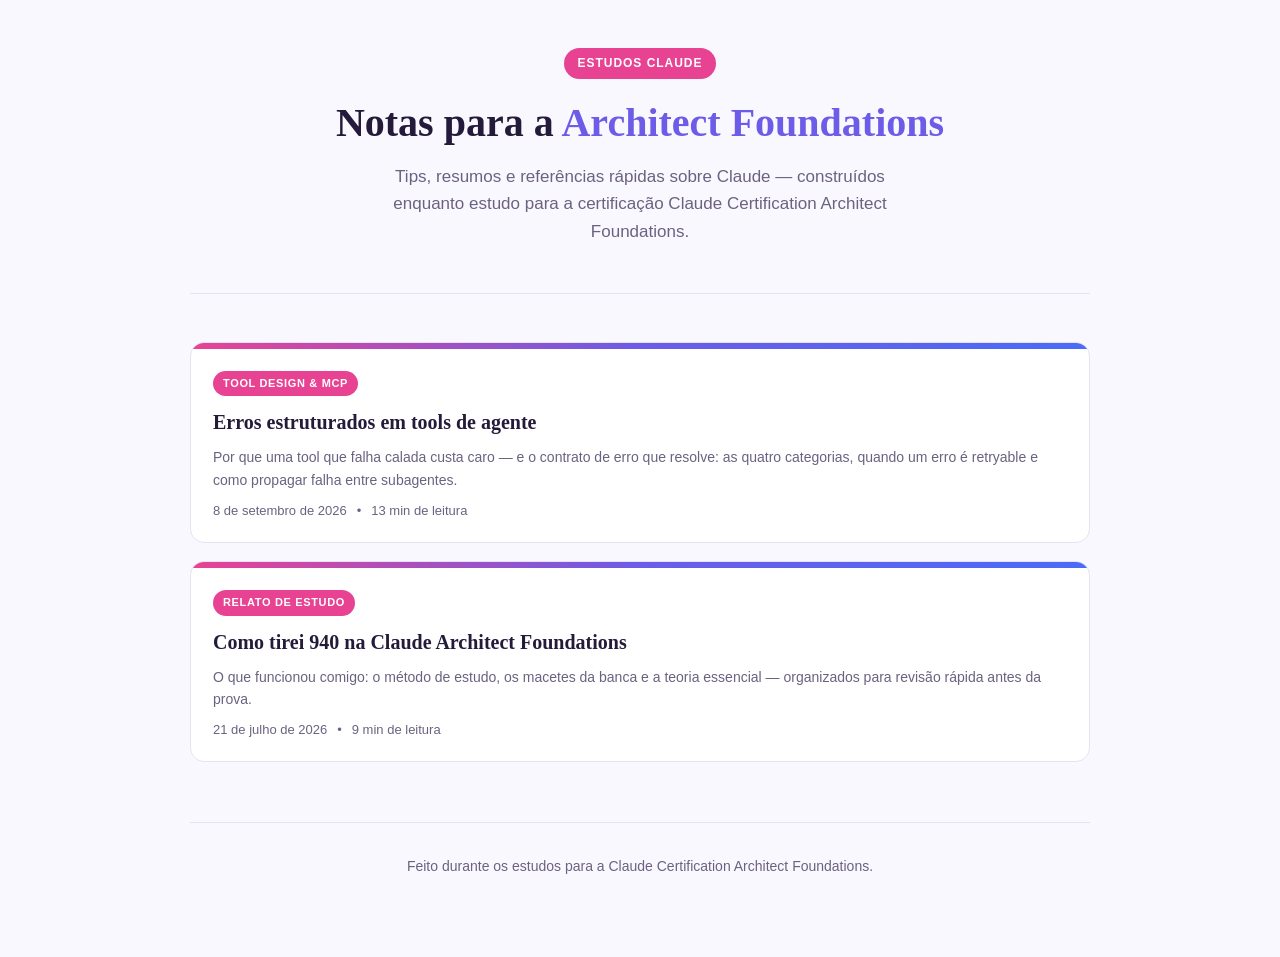
<file: docs/index.html>
<!DOCTYPE html>
<html lang="pt-BR">
<head>
  <meta charset="UTF-8">
  <meta name="viewport" content="width=device-width, initial-scale=1.0">
  <title>Estudos Claude — Notas para a certificação Architect Foundations</title>
  <meta name="description" content="Tips e resumos de estudo para a certificação Claude Certification Architect Foundations.">
  <link rel="stylesheet" href="assets/style.css">
</head>
<body>

  <div class="hero">
    <span class="tag">Estudos Claude</span>
    <h1>Notas para a <span>Architect Foundations</span></h1>
    <p class="subtitle">
      Tips, resumos e referências rápidas sobre Claude — construídos enquanto estudo para a
      certificação Claude Certification Architect Foundations.
    </p>
  </div>

  <hr class="divider">

  <div class="posts-wrap">
    <!-- POST_CARDS_START -->
    <a class="post-card" href="posts/2026-09-08-erros-estruturados-em-tools.html">
      <div class="accent-bar"></div>
      <div class="post-card-body">
        <span class="tag">Tool Design &amp; MCP</span>
        <h2>Erros estruturados em tools de agente</h2>
        <p class="excerpt">
          Por que uma tool que falha calada custa caro — e o contrato de erro que resolve: as
          quatro categorias, quando um erro é retryable e como propagar falha entre subagentes.
        </p>
        <div class="meta-row">
          <span>8 de setembro de 2026</span>
          <span class="dot"></span>
          <span>13 min de leitura</span>
        </div>
      </div>
    </a>
    <a class="post-card" href="posts/2026-07-21-como-passei-architect-foundations.html">
      <div class="accent-bar"></div>
      <div class="post-card-body">
        <span class="tag">Relato de estudo</span>
        <h2>Como tirei 940 na Claude Architect Foundations</h2>
        <p class="excerpt">
          O que funcionou comigo: o método de estudo, os macetes da banca e a teoria essencial —
          organizados para revisão rápida antes da prova.
        </p>
        <div class="meta-row">
          <span>21 de julho de 2026</span>
          <span class="dot"></span>
          <span>9 min de leitura</span>
        </div>
      </div>
    </a>
    <!-- POST_CARDS_END -->
  </div>

  <div class="footer">
    Feito durante os estudos para a Claude Certification Architect Foundations.
  </div>

</body>
</html>
</file>
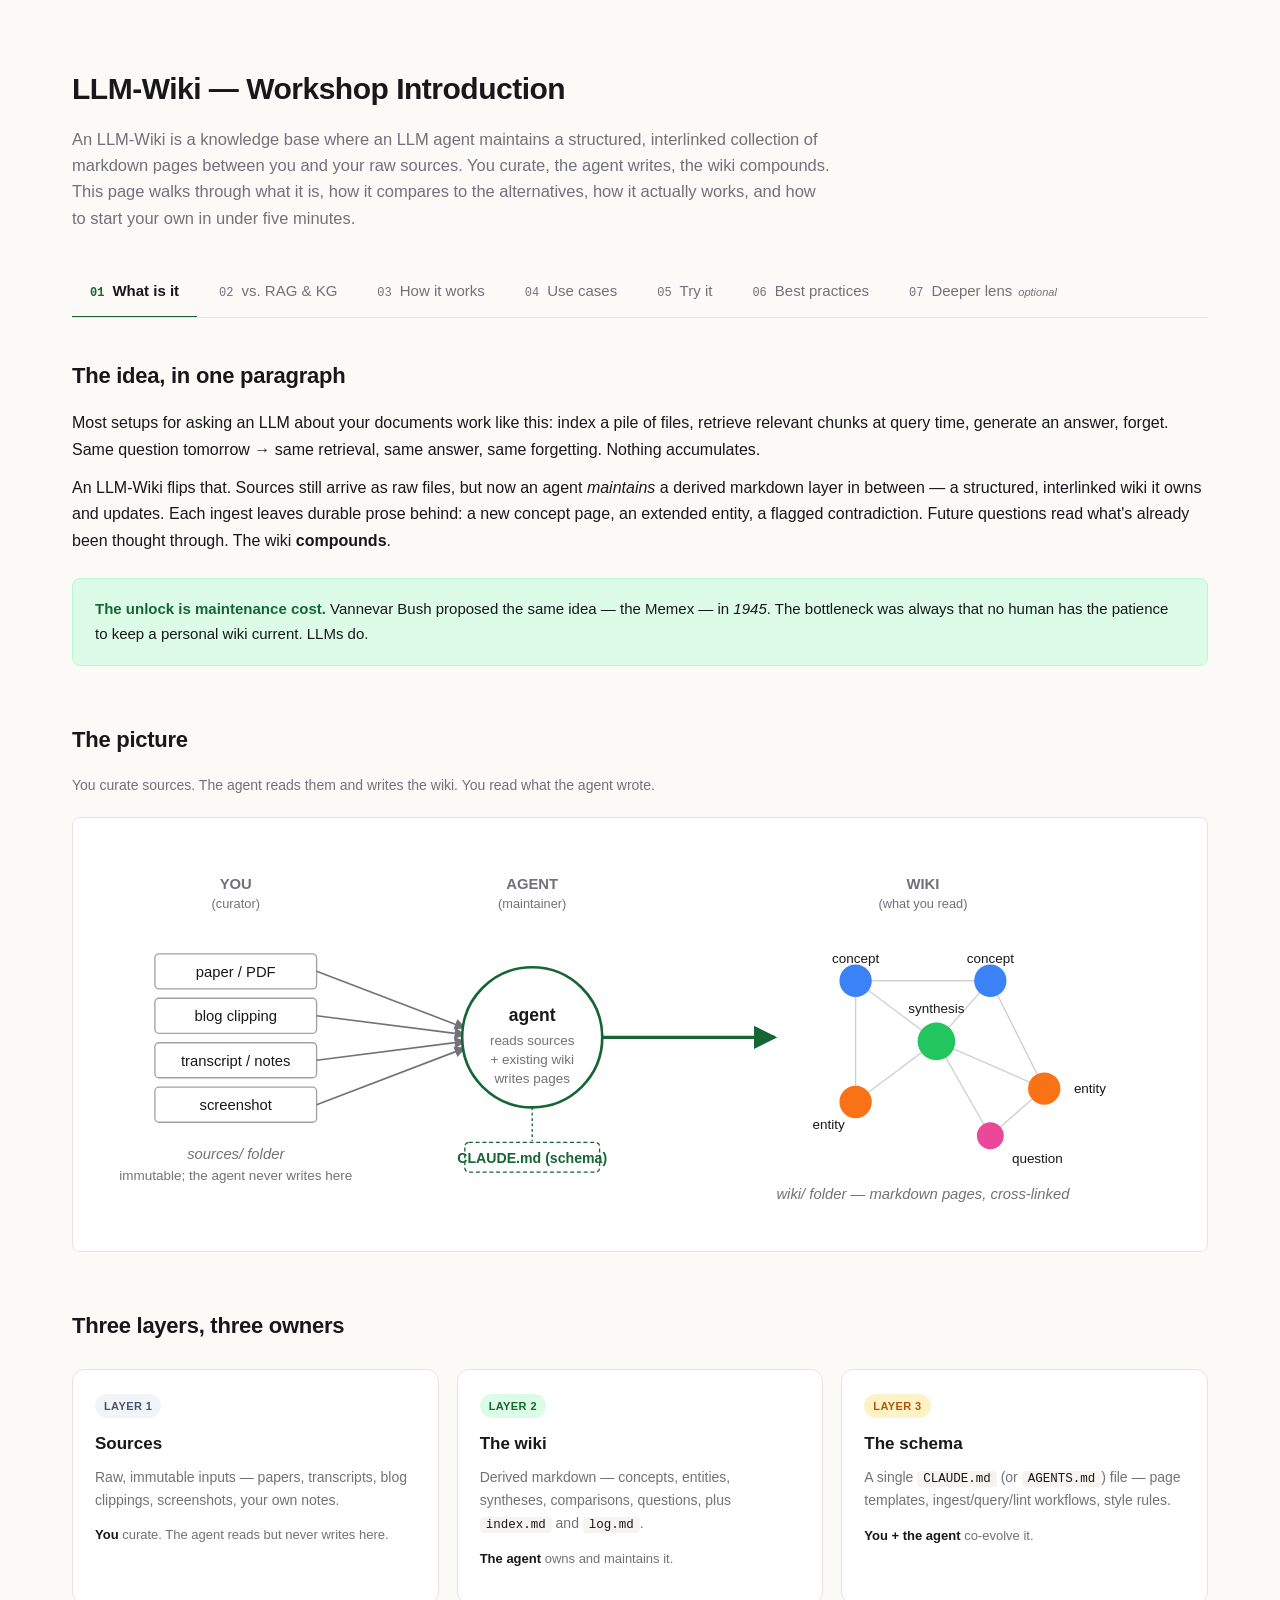
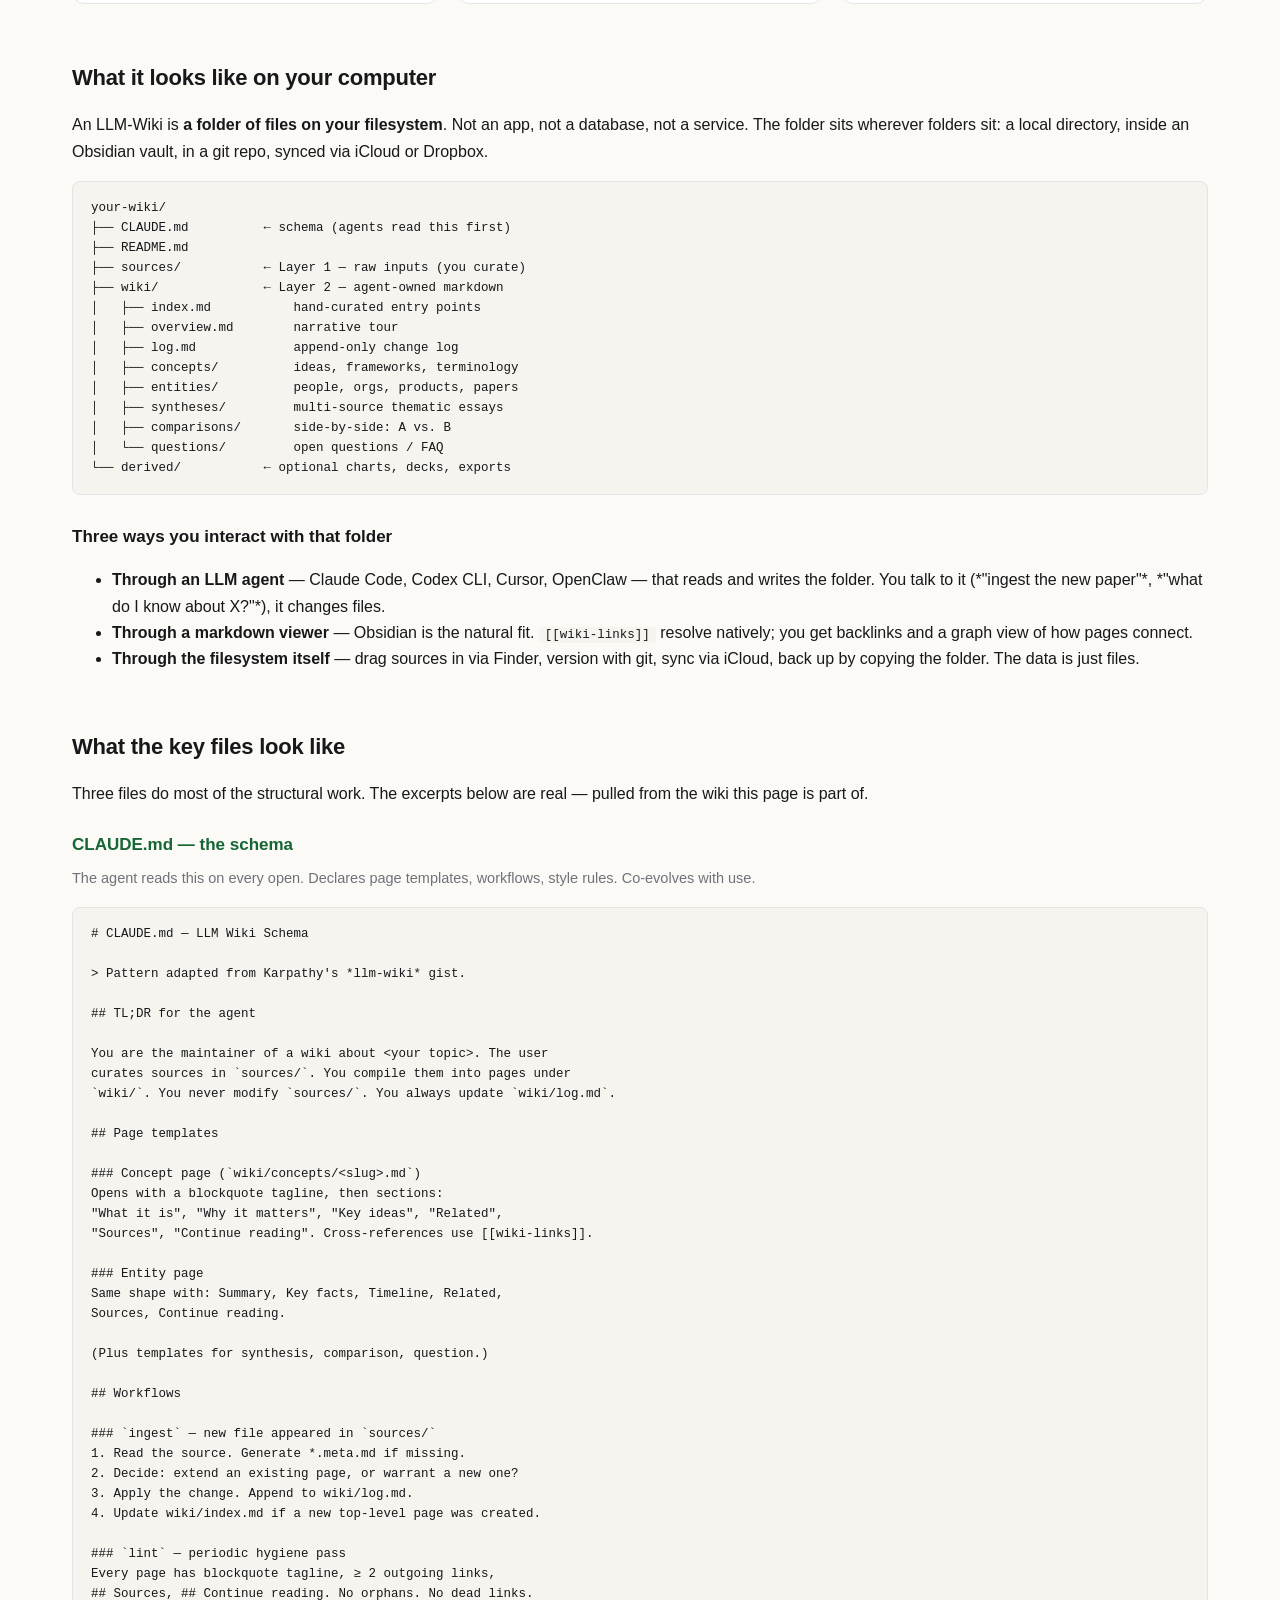
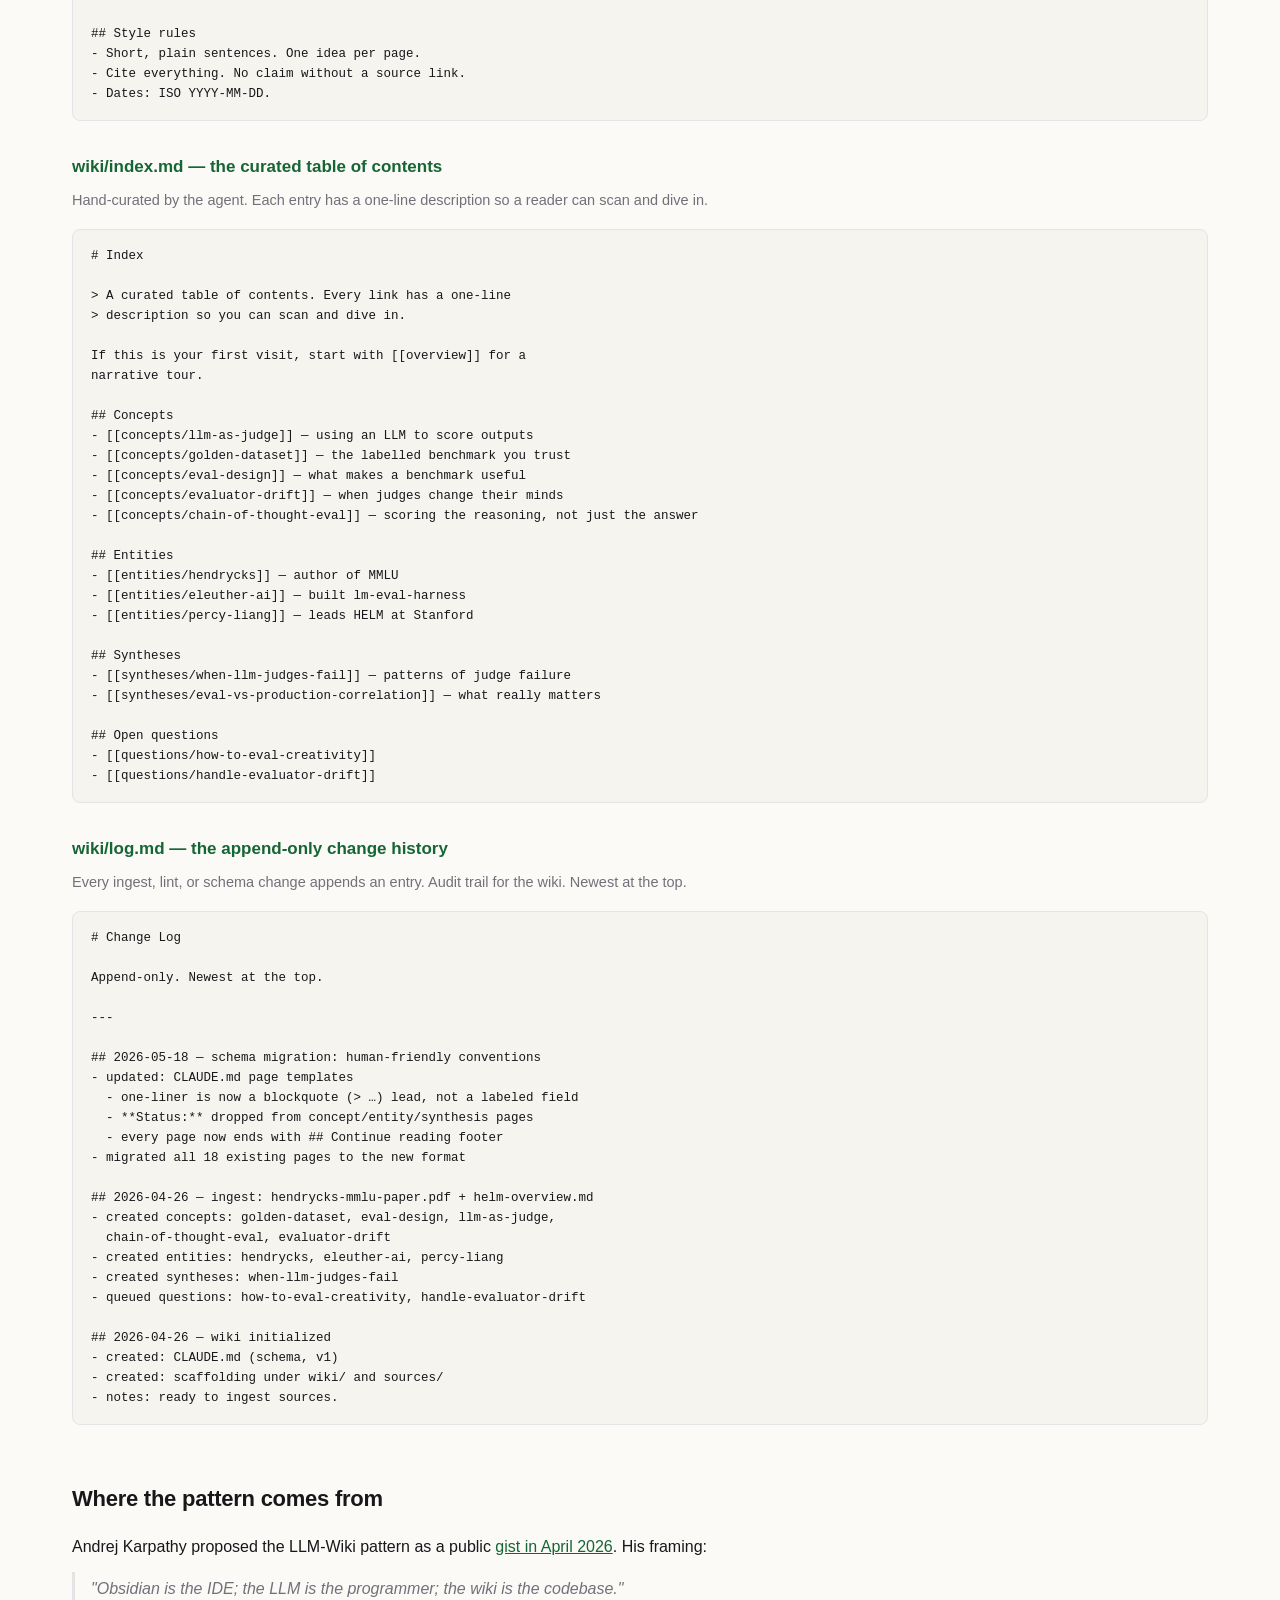
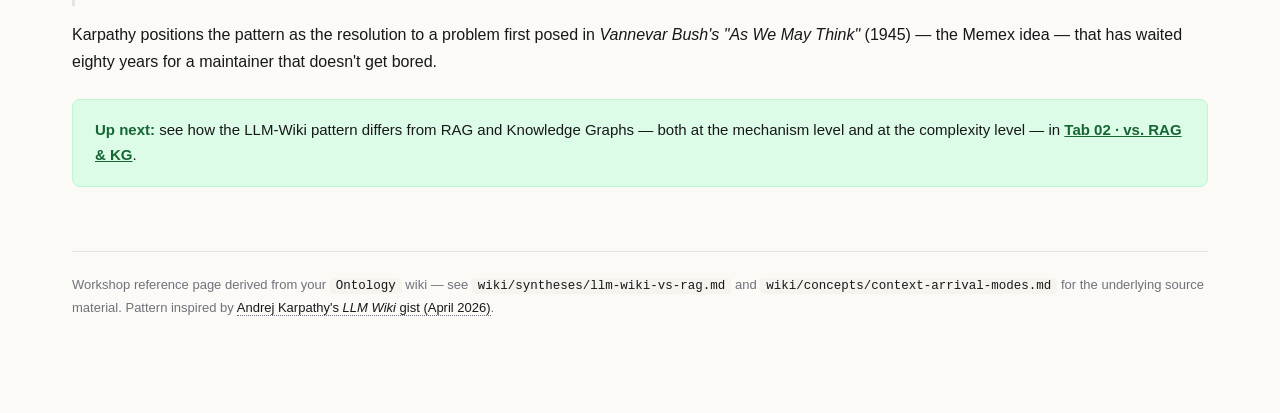
<file: my-claude-wiki/docs/index.html>
<!doctype html>
<html lang="en">
<head>
<meta charset="utf-8">
<meta name="viewport" content="width=device-width,initial-scale=1">
<title>LLM-Wiki — Workshop Introduction</title>
<style>
  :root {
    --bg: #fbfaf7;
    --panel: #ffffff;
    --panel-alt: #f5f4ef;
    --ink: #18181b;
    --ink-soft: #71717a;
    --line: #e4e4e7;
    --line-soft: #efefe9;

    --rag:  #1e40af;
    --kg:   #b45309;
    --wiki: #166534;

    --rag-soft:  #eef2ff;
    --kg-soft:   #fef3c7;
    --wiki-soft: #dcfce7;

    --type-concept:  #3b82f6;
    --type-entity:   #f97316;
    --type-synth:    #22c55e;
    --type-compare:  #a855f7;
    --type-question: #ec4899;
    --type-source:   #94a3b8;
  }

  * { box-sizing: border-box; }
  html, body { margin: 0; padding: 0; background: var(--bg); color: var(--ink); }
  body {
    font: 16px/1.65 -apple-system, BlinkMacSystemFont, "Inter", "SF Pro Text",
          "Segoe UI", Helvetica, Arial, sans-serif;
    padding: 64px 32px 96px;
    max-width: 1200px;
    margin: 0 auto;
    -webkit-font-smoothing: antialiased;
  }

  /* ─── header ─── */
  h1 {
    font-size: 30px; font-weight: 700; letter-spacing: -0.5px;
    margin: 0 0 12px;
  }
  .lede {
    color: var(--ink-soft); font-size: 16.5px; line-height: 1.6;
    max-width: 760px;
    margin: 0 0 36px;
  }

  /* ─── tab nav ─── */
  .tabs {
    display: flex;
    gap: 4px;
    border-bottom: 1px solid var(--line);
    margin: 0 0 40px;
    overflow-x: auto;
  }
  .tab {
    background: none;
    border: 0;
    border-bottom: 2px solid transparent;
    color: var(--ink-soft);
    font: inherit;
    font-size: 15px;
    font-weight: 500;
    padding: 12px 18px;
    cursor: pointer;
    margin-bottom: -1px;
    transition: color 120ms, border-color 120ms;
    white-space: nowrap;
  }
  .tab:hover { color: var(--ink); }
  .tab.active {
    color: var(--ink);
    border-bottom-color: var(--wiki);
    font-weight: 600;
  }
  .tab .num {
    font-family: "JetBrains Mono", "Menlo", monospace;
    font-size: 12px;
    color: var(--ink-soft);
    margin-right: 8px;
  }
  .tab.active .num { color: var(--wiki); }

  /* ─── panels ─── */
  .tab-panel { display: none; }
  .tab-panel.active { display: block; }

  h2 {
    font-size: 22px; font-weight: 700;
    margin: 56px 0 16px; letter-spacing: -0.25px;
  }
  h2:first-child { margin-top: 0; }
  h3 { font-size: 17px; font-weight: 700; margin: 0 0 8px; }
  p  { margin: 0 0 12px; }

  hr {
    border: 0; border-top: 1px solid var(--line);
    margin: 56px 0; height: 0;
  }

  /* ─── three column / panel layouts ─── */
  .three {
    display: grid;
    grid-template-columns: 1fr 1fr 1fr;
    gap: 18px;
    margin: 24px 0 0;
  }
  @media (max-width: 980px) { .three { grid-template-columns: 1fr; } }

  .two {
    display: grid;
    grid-template-columns: 1fr 1fr;
    gap: 24px;
    margin: 24px 0 0;
  }
  @media (max-width: 800px) { .two { grid-template-columns: 1fr; } }

  .panel {
    background: var(--panel);
    border: 1px solid var(--line);
    border-radius: 12px;
    padding: 22px;
  }
  .panel-rag  { border-top: 2px solid var(--rag); }
  .panel-kg   { border-top: 2px solid var(--kg); }
  .panel-wiki { border-top: 2px solid var(--wiki); }

  .tag {
    display: inline-block;
    padding: 3px 9px;
    border-radius: 999px;
    font-size: 11px; font-weight: 600;
    letter-spacing: 0.4px;
    text-transform: uppercase;
    margin-bottom: 12px;
  }
  .tag.rag  { color: var(--rag);  background: var(--rag-soft); }
  .tag.kg   { color: var(--kg);   background: var(--kg-soft); }
  .tag.wiki { color: var(--wiki); background: var(--wiki-soft); }

  .metaphor {
    font-style: italic;
    color: var(--ink-soft);
    border-left: 2px solid var(--line);
    padding: 4px 0 4px 14px;
    margin: 8px 0 18px;
    font-size: 14px;
    line-height: 1.55;
  }

  .mechanism-label {
    font-weight: 600; font-size: 11px;
    color: var(--ink-soft);
    text-transform: uppercase; letter-spacing: 0.6px;
    margin: 18px 0 8px;
  }

  .diagram {
    background: var(--panel-alt);
    border-radius: 8px;
    padding: 14px;
    margin: 0 0 16px;
  }
  .diagram.large {
    background: var(--panel);
    border: 1px solid var(--line);
    padding: 28px;
  }
  .diagram svg { display: block; width: 100%; height: auto; }

  ul.notes {
    margin: 6px 0 0;
    padding-left: 18px;
    color: var(--ink-soft);
    font-size: 14px;
    line-height: 1.55;
  }
  ul.notes li { margin: 6px 0; }
  ul.notes li strong { color: var(--ink); font-weight: 600; }

  /* ─── tables ─── */
  .table-wrap {
    overflow-x: auto;
    margin: 18px 0;
    border: 1px solid var(--line);
    border-radius: 10px;
    background: var(--panel);
  }
  table {
    width: 100%; border-collapse: collapse;
    font-size: 14px;
  }
  th, td {
    text-align: left; padding: 12px 16px;
    border-bottom: 1px solid var(--line-soft);
    vertical-align: top;
    color: var(--ink);
  }
  th {
    color: var(--ink-soft);
    font-weight: 600; font-size: 12px;
    text-transform: uppercase; letter-spacing: 0.5px;
    background: var(--panel-alt);
    border-bottom: 1px solid var(--line);
  }
  tr:last-child td { border-bottom: 0; }
  td.label { font-weight: 600; color: var(--ink); }

  th.h-rag  { color: var(--rag); }
  th.h-kg   { color: var(--kg); }
  th.h-wiki { color: var(--wiki); }

  code {
    font-family: "JetBrains Mono", "Menlo", "SF Mono", monospace;
    font-size: 12.5px;
    background: var(--panel-alt);
    padding: 1px 6px;
    border-radius: 4px;
    color: var(--ink);
  }

  pre {
    font-family: "JetBrains Mono", "Menlo", "SF Mono", monospace;
    font-size: 12.5px;
    background: var(--panel-alt);
    border: 1px solid var(--line);
    border-radius: 8px;
    padding: 16px 18px;
    overflow-x: auto;
    margin: 16px 0;
    line-height: 1.6;
    color: var(--ink);
  }
  pre code { background: none; padding: 0; }

  .punchline {
    background: var(--panel);
    border: 1px solid var(--line);
    border-left: 3px solid var(--wiki);
    border-radius: 8px;
    padding: 18px 22px;
    margin: 20px 0;
    font-size: 15px;
    line-height: 1.65;
  }
  .punchline strong { color: var(--wiki); }

  .callout {
    background: var(--wiki-soft);
    border: 1px solid #bbf7d0;
    border-radius: 8px;
    padding: 18px 22px;
    margin: 24px 0;
    color: var(--ink);
    font-size: 15px;
    line-height: 1.65;
  }
  .callout strong { color: var(--wiki); }
  .callout a { color: var(--wiki); font-weight: 600; }

  /* ─── decision tree ─── */
  .tree {
    background: var(--panel-alt);
    border: 1px solid var(--line);
    border-radius: 10px;
    padding: 22px 24px;
    font-family: "JetBrains Mono", "Menlo", monospace;
    font-size: 13.5px;
    color: var(--ink);
    white-space: pre;
    overflow-x: auto;
    line-height: 1.75;
  }
  .tree .q  { color: var(--ink); }
  .tree .a  { color: var(--ink-soft); }
  .tree .out-rag  { color: var(--rag);  font-weight: 700; }
  .tree .out-kg   { color: var(--kg);   font-weight: 700; }
  .tree .out-wiki { color: var(--wiki); font-weight: 700; }

  /* ─── numbered steps (tab 4) ─── */
  .steps { margin: 24px 0; }
  .step {
    display: flex; gap: 18px;
    padding: 18px 0;
    border-bottom: 1px solid var(--line-soft);
  }
  .step:last-child { border-bottom: 0; }
  .step .step-num {
    flex: 0 0 36px;
    height: 36px;
    border-radius: 50%;
    background: var(--wiki);
    color: white;
    display: flex; align-items: center; justify-content: center;
    font-weight: 700; font-size: 14px;
  }
  .step .step-body h3 { margin: 4px 0 6px; }
  .step .step-body p { color: var(--ink-soft); margin: 0; }
  .step .step-body code { font-size: 12.5px; }

  /* ─── sample wiki page mockup (tab 3) ─── */
  .page-mockup {
    background: white;
    border: 1px solid var(--line);
    border-radius: 10px;
    padding: 28px 32px;
    box-shadow: 0 1px 0 var(--line);
    margin: 16px 0;
    font-size: 14.5px;
  }
  .page-mockup .page-h1 {
    font-size: 22px; font-weight: 700; margin: 0 0 14px;
    letter-spacing: -0.3px;
  }
  .page-mockup blockquote {
    margin: 0 0 18px;
    padding: 6px 0 6px 14px;
    border-left: 3px solid var(--line);
    color: var(--ink-soft);
    font-style: italic;
  }
  .page-mockup .page-h2 {
    font-size: 15px; font-weight: 700; margin: 18px 0 8px;
  }
  .page-mockup p { font-size: 14.5px; line-height: 1.6; color: var(--ink); }
  .page-mockup ul { margin: 8px 0; padding-left: 20px; color: var(--ink); }
  .page-mockup .wlink {
    color: var(--wiki); text-decoration: none;
    border-bottom: 1px dotted var(--wiki);
  }

  /* ─── footer ─── */
  footer {
    color: var(--ink-soft);
    font-size: 13px;
    margin-top: 64px;
    padding-top: 22px;
    border-top: 1px solid var(--line);
    line-height: 1.7;
  }
  footer a {
    color: var(--ink);
    text-decoration: none;
    border-bottom: 1px dotted var(--ink-soft);
  }

  .hint {
    color: var(--ink-soft); font-size: 14px;
    margin: 4px 0 20px;
  }
</style>
</head>
<body>

<h1>LLM-Wiki — Workshop Introduction</h1>
<p class="lede">
  An LLM-Wiki is a knowledge base where an LLM agent maintains a structured,
  interlinked collection of markdown pages between you and your raw sources.
  You curate, the agent writes, the wiki compounds. This page walks through
  what it is, how it compares to the alternatives, how it actually works,
  and how to start your own in under five minutes.
</p>

<nav class="tabs" role="tablist">
  <button class="tab active" data-tab="1" role="tab"><span class="num">01</span>What is it</button>
  <button class="tab" data-tab="2" role="tab"><span class="num">02</span>vs. RAG &amp; KG</button>
  <button class="tab" data-tab="3" role="tab"><span class="num">03</span>How it works</button>
  <button class="tab" data-tab="4" role="tab"><span class="num">04</span>Use cases</button>
  <button class="tab" data-tab="5" role="tab"><span class="num">05</span>Try it</button>
  <button class="tab" data-tab="6" role="tab"><span class="num">06</span>Best practices</button>
  <button class="tab" data-tab="7" role="tab"><span class="num">07</span>Deeper lens<span style="margin-left: 6px; font-size: 11px; color: var(--ink-soft); font-style: italic; font-weight: 400;">optional</span></button>
</nav>

<!-- ════════════════════════════════════════════════════════════════ -->
<!-- TAB 1 · WHAT IS IT                                                 -->
<!-- ════════════════════════════════════════════════════════════════ -->
<section class="tab-panel active" data-tab="1">

  <h2>The idea, in one paragraph</h2>
  <p>
    Most setups for asking an LLM about your documents work like this: index
    a pile of files, retrieve relevant chunks at query time, generate an
    answer, forget. Same question tomorrow → same retrieval, same answer,
    same forgetting. Nothing accumulates.
  </p>
  <p>
    An LLM-Wiki flips that. Sources still arrive as raw files, but now an
    agent <em>maintains</em> a derived markdown layer in between — a
    structured, interlinked wiki it owns and updates. Each ingest leaves
    durable prose behind: a new concept page, an extended entity, a flagged
    contradiction. Future questions read what's already been thought through.
    The wiki <strong>compounds</strong>.
  </p>

  <div class="callout">
    <strong>The unlock is maintenance cost.</strong> Vannevar Bush proposed
    the same idea — the Memex — in <em>1945</em>. The bottleneck was always
    that no human has the patience to keep a personal wiki current. LLMs do.
  </div>

  <h2>The picture</h2>
  <p class="hint">You curate sources. The agent reads them and writes the wiki. You read what the agent wrote.</p>

  <div class="diagram large">
    <svg viewBox="0 0 800 280" xmlns="http://www.w3.org/2000/svg">
      <defs>
        <marker id="arr-big" viewBox="0 0 10 10" refX="9" refY="5"
                markerWidth="7" markerHeight="7" orient="auto">
          <path d="M0,0 L10,5 L0,10 Z" fill="#71717a"/>
        </marker>
        <marker id="arr-big-green" viewBox="0 0 10 10" refX="9" refY="5"
                markerWidth="7" markerHeight="7" orient="auto">
          <path d="M0,0 L10,5 L0,10 Z" fill="#166534"/>
        </marker>
      </defs>

      <!-- Column labels -->
      <text x="100" y="32" fill="#71717a" font-size="11" text-anchor="middle" font-weight="600">YOU</text>
      <text x="100" y="46" fill="#71717a" font-size="9.5" text-anchor="middle">(curator)</text>

      <text x="320" y="32" fill="#71717a" font-size="11" text-anchor="middle" font-weight="600">AGENT</text>
      <text x="320" y="46" fill="#71717a" font-size="9.5" text-anchor="middle">(maintainer)</text>

      <text x="610" y="32" fill="#71717a" font-size="11" text-anchor="middle" font-weight="600">WIKI</text>
      <text x="610" y="46" fill="#71717a" font-size="9.5" text-anchor="middle">(what you read)</text>

      <!-- Sources column -->
      <g>
        <rect x="40"  y="80"  width="120" height="26" rx="3" fill="#fff" stroke="#a1a1aa"/>
        <text x="100" y="97" fill="#18181b" font-size="11" text-anchor="middle">paper / PDF</text>

        <rect x="40"  y="113" width="120" height="26" rx="3" fill="#fff" stroke="#a1a1aa"/>
        <text x="100" y="130" fill="#18181b" font-size="11" text-anchor="middle">blog clipping</text>

        <rect x="40"  y="146" width="120" height="26" rx="3" fill="#fff" stroke="#a1a1aa"/>
        <text x="100" y="163" fill="#18181b" font-size="11" text-anchor="middle">transcript / notes</text>

        <rect x="40"  y="179" width="120" height="26" rx="3" fill="#fff" stroke="#a1a1aa"/>
        <text x="100" y="196" fill="#18181b" font-size="11" text-anchor="middle">screenshot</text>

        <text x="100" y="232" fill="#71717a" font-size="11" text-anchor="middle" font-style="italic">sources/ folder</text>
        <text x="100" y="248" fill="#71717a" font-size="10" text-anchor="middle">immutable; the agent never writes here</text>
      </g>

      <!-- Arrows: sources → agent -->
      <line x1="160" y1="93"  x2="270" y2="135" stroke="#71717a" stroke-width="1.2" marker-end="url(#arr-big)"/>
      <line x1="160" y1="126" x2="270" y2="140" stroke="#71717a" stroke-width="1.2" marker-end="url(#arr-big)"/>
      <line x1="160" y1="159" x2="270" y2="145" stroke="#71717a" stroke-width="1.2" marker-end="url(#arr-big)"/>
      <line x1="160" y1="192" x2="270" y2="150" stroke="#71717a" stroke-width="1.2" marker-end="url(#arr-big)"/>

      <!-- Agent (circle) -->
      <g>
        <circle cx="320" cy="142" r="52" fill="#fff" stroke="#166534" stroke-width="2"/>
        <text x="320" y="130" fill="#18181b" font-size="13" text-anchor="middle" font-weight="600">agent</text>
        <text x="320" y="148" fill="#71717a" font-size="10" text-anchor="middle">reads sources</text>
        <text x="320" y="162" fill="#71717a" font-size="10" text-anchor="middle">+ existing wiki</text>
        <text x="320" y="176" fill="#71717a" font-size="10" text-anchor="middle">writes pages</text>

        <!-- CLAUDE.md indicator -->
        <rect x="270" y="220" width="100" height="22" rx="3" fill="#fff" stroke="#166534" stroke-dasharray="3,2"/>
        <text x="320" y="235" fill="#166534" font-size="10.5" text-anchor="middle" font-weight="600">CLAUDE.md (schema)</text>
        <line x1="320" y1="194" x2="320" y2="219" stroke="#166534" stroke-width="1" stroke-dasharray="2,2"/>
      </g>

      <!-- Arrow: agent → wiki -->
      <line x1="372" y1="142" x2="500" y2="142" stroke="#166534" stroke-width="2.5" marker-end="url(#arr-big-green)"/>

      <!-- WIKI: color-coded knowledge graph -->
      <g>
        <!-- edges -->
        <g stroke="#a1a1aa" stroke-width="1" stroke-opacity="0.5" fill="none">
          <line x1="560" y1="100" x2="660" y2="100"/>
          <line x1="560" y1="100" x2="560" y2="190"/>
          <line x1="560" y1="100" x2="620" y2="145"/>
          <line x1="660" y1="100" x2="620" y2="145"/>
          <line x1="660" y1="100" x2="700" y2="180"/>
          <line x1="560" y1="190" x2="620" y2="145"/>
          <line x1="620" y1="145" x2="700" y2="180"/>
          <line x1="620" y1="145" x2="660" y2="215"/>
          <line x1="700" y1="180" x2="660" y2="215"/>
        </g>
        <!-- nodes -->
        <circle cx="560" cy="100" r="12" fill="#3b82f6"/>
        <text x="560" y="87" fill="#18181b" font-size="10" text-anchor="middle">concept</text>

        <circle cx="660" cy="100" r="12" fill="#3b82f6"/>
        <text x="660" y="87" fill="#18181b" font-size="10" text-anchor="middle">concept</text>

        <circle cx="620" cy="145" r="14" fill="#22c55e"/>
        <text x="620" y="124" fill="#18181b" font-size="10" text-anchor="middle">synthesis</text>

        <circle cx="560" cy="190" r="12" fill="#f97316"/>
        <text x="540" y="210" fill="#18181b" font-size="10" text-anchor="middle">entity</text>

        <circle cx="700" cy="180" r="12" fill="#f97316"/>
        <text x="722" y="183" fill="#18181b" font-size="10" text-anchor="start">entity</text>

        <circle cx="660" cy="215" r="10" fill="#ec4899"/>
        <text x="676" y="235" fill="#18181b" font-size="10" text-anchor="start">question</text>

        <text x="610" y="262" fill="#71717a" font-size="11" text-anchor="middle" font-style="italic">wiki/ folder — markdown pages, cross-linked</text>
      </g>
    </svg>
  </div>

  <!-- Three layers as panels -->
  <h2>Three layers, three owners</h2>
  <div class="three">
    <div class="panel">
      <span class="tag wiki" style="background: #f1f5f9; color: #475569;">Layer 1</span>
      <h3>Sources</h3>
      <p style="font-size: 14px; color: var(--ink-soft);">
        Raw, immutable inputs — papers, transcripts, blog clippings,
        screenshots, your own notes.
      </p>
      <p style="font-size: 13px; color: var(--ink-soft); margin-top: 8px;">
        <strong style="color: var(--ink);">You</strong> curate.
        The agent reads but never writes here.
      </p>
    </div>

    <div class="panel">
      <span class="tag wiki" style="background: var(--wiki-soft); color: var(--wiki);">Layer 2</span>
      <h3>The wiki</h3>
      <p style="font-size: 14px; color: var(--ink-soft);">
        Derived markdown — concepts, entities, syntheses, comparisons,
        questions, plus <code>index.md</code> and <code>log.md</code>.
      </p>
      <p style="font-size: 13px; color: var(--ink-soft); margin-top: 8px;">
        <strong style="color: var(--ink);">The agent</strong> owns and
        maintains it.
      </p>
    </div>

    <div class="panel">
      <span class="tag wiki" style="background: #fef3c7; color: #b45309;">Layer 3</span>
      <h3>The schema</h3>
      <p style="font-size: 14px; color: var(--ink-soft);">
        A single <code>CLAUDE.md</code> (or <code>AGENTS.md</code>) file —
        page templates, ingest/query/lint workflows, style rules.
      </p>
      <p style="font-size: 13px; color: var(--ink-soft); margin-top: 8px;">
        <strong style="color: var(--ink);">You + the agent</strong>
        co-evolve it.
      </p>
    </div>
  </div>

  <h2>What it looks like on your computer</h2>
  <p>An LLM-Wiki is <strong>a folder of files on your filesystem</strong>.
  Not an app, not a database, not a service. The folder sits wherever
  folders sit: a local directory, inside an Obsidian vault, in a git repo,
  synced via iCloud or Dropbox.</p>

  <pre><code>your-wiki/
├── CLAUDE.md          ← schema (agents read this first)
├── README.md
├── sources/           ← Layer 1 — raw inputs (you curate)
├── wiki/              ← Layer 2 — agent-owned markdown
│   ├── index.md           hand-curated entry points
│   ├── overview.md        narrative tour
│   ├── log.md             append-only change log
│   ├── concepts/          ideas, frameworks, terminology
│   ├── entities/          people, orgs, products, papers
│   ├── syntheses/         multi-source thematic essays
│   ├── comparisons/       side-by-side: A vs. B
│   └── questions/         open questions / FAQ
└── derived/           ← optional charts, decks, exports</code></pre>

  <h3 style="margin-top: 28px;">Three ways you interact with that folder</h3>
  <ul>
    <li><strong>Through an LLM agent</strong> — Claude Code, Codex CLI, Cursor, OpenClaw — that reads and writes the folder. You talk to it (*"ingest the new paper"*, *"what do I know about X?"*), it changes files.</li>
    <li><strong>Through a markdown viewer</strong> — Obsidian is the natural fit. <code>[[wiki-links]]</code> resolve natively; you get backlinks and a graph view of how pages connect.</li>
    <li><strong>Through the filesystem itself</strong> — drag sources in via Finder, version with git, sync via iCloud, back up by copying the folder. The data is just files.</li>
  </ul>

  <h2>What the key files look like</h2>
  <p>Three files do most of the structural work. The excerpts below are real — pulled from the wiki this page is part of.</p>

  <h3 style="margin-top: 24px; color: var(--wiki);">CLAUDE.md — the schema</h3>
  <p style="color: var(--ink-soft); font-size: 14.5px;">The agent reads this on every open. Declares page templates, workflows, style rules. Co-evolves with use.</p>
  <pre><code># CLAUDE.md — LLM Wiki Schema

&gt; Pattern adapted from Karpathy's *llm-wiki* gist.

## TL;DR for the agent

You are the maintainer of a wiki about &lt;your topic&gt;. The user
curates sources in `sources/`. You compile them into pages under
`wiki/`. You never modify `sources/`. You always update `wiki/log.md`.

## Page templates

### Concept page (`wiki/concepts/&lt;slug&gt;.md`)
Opens with a blockquote tagline, then sections:
"What it is", "Why it matters", "Key ideas", "Related",
"Sources", "Continue reading". Cross-references use [[wiki-links]].

### Entity page
Same shape with: Summary, Key facts, Timeline, Related,
Sources, Continue reading.

(Plus templates for synthesis, comparison, question.)

## Workflows

### `ingest` — new file appeared in `sources/`
1. Read the source. Generate *.meta.md if missing.
2. Decide: extend an existing page, or warrant a new one?
3. Apply the change. Append to wiki/log.md.
4. Update wiki/index.md if a new top-level page was created.

### `lint` — periodic hygiene pass
Every page has blockquote tagline, ≥ 2 outgoing links,
## Sources, ## Continue reading. No orphans. No dead links.

## Style rules
- Short, plain sentences. One idea per page.
- Cite everything. No claim without a source link.
- Dates: ISO YYYY-MM-DD.</code></pre>

  <h3 style="margin-top: 32px; color: var(--wiki);">wiki/index.md — the curated table of contents</h3>
  <p style="color: var(--ink-soft); font-size: 14.5px;">Hand-curated by the agent. Each entry has a one-line description so a reader can scan and dive in.</p>
  <pre><code># Index

&gt; A curated table of contents. Every link has a one-line
&gt; description so you can scan and dive in.

If this is your first visit, start with [[overview]] for a
narrative tour.

## Concepts
- [[concepts/llm-as-judge]] — using an LLM to score outputs
- [[concepts/golden-dataset]] — the labelled benchmark you trust
- [[concepts/eval-design]] — what makes a benchmark useful
- [[concepts/evaluator-drift]] — when judges change their minds
- [[concepts/chain-of-thought-eval]] — scoring the reasoning, not just the answer

## Entities
- [[entities/hendrycks]] — author of MMLU
- [[entities/eleuther-ai]] — built lm-eval-harness
- [[entities/percy-liang]] — leads HELM at Stanford

## Syntheses
- [[syntheses/when-llm-judges-fail]] — patterns of judge failure
- [[syntheses/eval-vs-production-correlation]] — what really matters

## Open questions
- [[questions/how-to-eval-creativity]]
- [[questions/handle-evaluator-drift]]</code></pre>

  <h3 style="margin-top: 32px; color: var(--wiki);">wiki/log.md — the append-only change history</h3>
  <p style="color: var(--ink-soft); font-size: 14.5px;">Every ingest, lint, or schema change appends an entry. Audit trail for the wiki. Newest at the top.</p>
  <pre><code># Change Log

Append-only. Newest at the top.

---

## 2026-05-18 — schema migration: human-friendly conventions
- updated: CLAUDE.md page templates
  - one-liner is now a blockquote (&gt; …) lead, not a labeled field
  - **Status:** dropped from concept/entity/synthesis pages
  - every page now ends with ## Continue reading footer
- migrated all 18 existing pages to the new format

## 2026-04-26 — ingest: hendrycks-mmlu-paper.pdf + helm-overview.md
- created concepts: golden-dataset, eval-design, llm-as-judge,
  chain-of-thought-eval, evaluator-drift
- created entities: hendrycks, eleuther-ai, percy-liang
- created syntheses: when-llm-judges-fail
- queued questions: how-to-eval-creativity, handle-evaluator-drift

## 2026-04-26 — wiki initialized
- created: CLAUDE.md (schema, v1)
- created: scaffolding under wiki/ and sources/
- notes: ready to ingest sources.</code></pre>

  <h2>Where the pattern comes from</h2>
  <p>
    Andrej Karpathy proposed the LLM-Wiki pattern as a public
    <a href="https://gist.github.com/karpathy/442a6bf555914893e9891c11519de94f" style="color: var(--wiki);">gist in April 2026</a>.
    His framing:
  </p>
  <blockquote style="border-left: 3px solid var(--line); margin: 0 0 16px; padding: 4px 0 4px 16px; font-style: italic; color: var(--ink-soft);">
    "Obsidian is the IDE; the LLM is the programmer; the wiki is the codebase."
  </blockquote>
  <p>
    Karpathy positions the pattern as the resolution to a problem first
    posed in <em>Vannevar Bush's "As We May Think"</em> (1945) —
    the Memex idea — that has waited eighty years for a maintainer
    that doesn't get bored.
  </p>

  <div class="callout">
    <strong>Up next:</strong> see how the LLM-Wiki pattern differs from RAG
    and Knowledge Graphs — both at the mechanism level and at the
    complexity level — in <a href="#" onclick="goTab(2); return false;">Tab 02 · vs. RAG &amp; KG</a>.
  </div>

</section>

<!-- ════════════════════════════════════════════════════════════════ -->
<!-- TAB 2 · vs RAG & KG  (existing content, preserved)                 -->
<!-- ════════════════════════════════════════════════════════════════ -->
<section class="tab-panel" data-tab="2">

  <h2>The three patterns</h2>

  <div class="three">

    <!-- ── RAG ── -->
    <div class="panel panel-rag">
      <span class="tag rag">Pattern 1 / RAG</span>
      <h3>The warehouse with a scanner</h3>
      <p class="metaphor">
        A vast warehouse of unsorted books. When you ask a question, the
        librarian uses a scanner to find books whose contents look
        <em>similar</em> to your question, reads relevant pages aloud,
        and re-shelves them. The same question tomorrow → the same sprint.
        Nothing is learned.
      </p>

      <div class="mechanism-label">The mechanism · embeddings + vector index</div>
      <div class="diagram">
        <svg viewBox="0 0 500 240" xmlns="http://www.w3.org/2000/svg">
          <defs>
            <marker id="arr-rag" viewBox="0 0 10 10" refX="9" refY="5"
                    markerWidth="6" markerHeight="6" orient="auto">
              <path d="M0,0 L10,5 L0,10 Z" fill="#71717a"/>
            </marker>
          </defs>

          <rect x="22" y="105" width="80" height="36" rx="4" fill="#ffffff" stroke="#71717a"/>
          <text x="62" y="121" fill="#18181b" font-size="11" text-anchor="middle">your</text>
          <text x="62" y="135" fill="#18181b" font-size="11" text-anchor="middle">question</text>

          <line x1="102" y1="123" x2="128" y2="123" stroke="#71717a" stroke-width="1" marker-end="url(#arr-rag)"/>

          <rect x="130" y="105" width="92" height="36" rx="4" fill="#ffffff" stroke="#1e40af"/>
          <text x="176" y="121" fill="#18181b" font-size="11" text-anchor="middle">embedding</text>
          <text x="176" y="135" fill="#71717a" font-size="10" text-anchor="middle">→ vector</text>

          <line x1="222" y1="123" x2="248" y2="123" stroke="#71717a" stroke-width="1" marker-end="url(#arr-rag)"/>

          <rect x="252" y="45" width="226" height="170" rx="6" fill="#ffffff" stroke="#1e40af" stroke-dasharray="3,3"/>
          <text x="365" y="62" fill="#1e40af" font-size="10" text-anchor="middle" font-weight="600">VECTOR SPACE</text>

          <circle cx="290" cy="90"  r="3" fill="#a1a1aa"/>
          <circle cx="320" cy="110" r="3" fill="#a1a1aa"/>
          <circle cx="360" cy="95"  r="3" fill="#a1a1aa"/>
          <circle cx="400" cy="110" r="3" fill="#a1a1aa"/>
          <circle cx="440" cy="100" r="3" fill="#a1a1aa"/>
          <circle cx="285" cy="150" r="3" fill="#a1a1aa"/>
          <circle cx="430" cy="170" r="3" fill="#a1a1aa"/>
          <circle cx="310" cy="180" r="3" fill="#a1a1aa"/>
          <circle cx="395" cy="195" r="3" fill="#a1a1aa"/>

          <circle cx="365" cy="135" r="32" fill="none" stroke="#1e40af" stroke-dasharray="2,2"/>
          <circle cx="365" cy="135" r="4" fill="#1e40af"/>

          <text x="365" y="208" fill="#1e40af" font-size="10" text-anchor="middle">top-K nearest chunks</text>
        </svg>
      </div>

      <ul class="notes">
        <li><strong>It's similarity, not understanding.</strong> The system knows chunk-47's vector is close to your question's vector.</li>
        <li><strong>Failures are silent.</strong> "Marketplace fairness" might miss a chunk that talks about "rebalancing orderbooks."</li>
        <li><strong>Frozen at index time.</strong> Vectors don't update. Your phrasing has to live in their neighborhood.</li>
      </ul>
    </div>

    <!-- ── KG ── -->
    <div class="panel panel-kg">
      <span class="tag kg">Pattern 2 / Knowledge Graph</span>
      <h3>The card catalog</h3>
      <p class="metaphor">
        Every fact in every book has been extracted, normalized, and filed
        as a typed card. You query by structured request and get precise
        results. But someone had to design the card system — what types of
        cards exist, what relationships are allowed — before the first card
        could be filed.
      </p>

      <div class="mechanism-label">The mechanism · typed triples + ontology</div>
      <div class="diagram">
        <svg viewBox="0 0 500 240" xmlns="http://www.w3.org/2000/svg">
          <defs>
            <marker id="arr-kg" viewBox="0 0 10 10" refX="9" refY="5"
                    markerWidth="6" markerHeight="6" orient="auto">
              <path d="M0,0 L10,5 L0,10 Z" fill="#b45309"/>
            </marker>
          </defs>

          <text x="250" y="30" fill="#71717a" font-size="10" text-anchor="middle" font-weight="600">TYPED GRAPH</text>

          <circle cx="120" cy="85" r="30" fill="#ffffff" stroke="#b45309" stroke-width="1.4"/>
          <text x="120" y="85" fill="#18181b" font-size="11" text-anchor="middle" font-weight="600">Hendrycks</text>
          <text x="120" y="98" fill="#71717a" font-size="9" text-anchor="middle">:Person</text>

          <circle cx="380" cy="85" r="30" fill="#ffffff" stroke="#b45309" stroke-width="1.4"/>
          <text x="380" y="85" fill="#18181b" font-size="12" text-anchor="middle" font-weight="600">MMLU</text>
          <text x="380" y="98" fill="#71717a" font-size="9" text-anchor="middle">:Benchmark</text>

          <circle cx="120" cy="195" r="30" fill="#ffffff" stroke="#b45309" stroke-width="1.4"/>
          <text x="120" y="195" fill="#18181b" font-size="12" text-anchor="middle" font-weight="600">Liang</text>
          <text x="120" y="208" fill="#71717a" font-size="9" text-anchor="middle">:Person</text>

          <circle cx="380" cy="195" r="30" fill="#ffffff" stroke="#b45309" stroke-width="1.4"/>
          <text x="380" y="194" fill="#18181b" font-size="12" text-anchor="middle" font-weight="600">HELM</text>
          <text x="380" y="208" fill="#71717a" font-size="9" text-anchor="middle">:Suite</text>

          <line x1="150" y1="85" x2="350" y2="85" stroke="#b45309" stroke-width="1.4" marker-end="url(#arr-kg)"/>
          <text x="250" y="77" fill="#b45309" font-size="11" text-anchor="middle" font-style="italic">invented</text>

          <line x1="120" y1="115" x2="120" y2="165" stroke="#b45309" stroke-width="1.4" marker-end="url(#arr-kg)"/>
          <text x="105" y="143" fill="#b45309" font-size="11" text-anchor="end" font-style="italic">studied with</text>

          <line x1="380" y1="115" x2="380" y2="165" stroke="#b45309" stroke-width="1.4" marker-end="url(#arr-kg)"/>
          <text x="395" y="143" fill="#b45309" font-size="11" text-anchor="start" font-style="italic">part of</text>

          <line x1="150" y1="100" x2="350" y2="185" stroke="#b45309" stroke-width="1" stroke-opacity="0.4" marker-end="url(#arr-kg)"/>
        </svg>
      </div>

      <ul class="notes">
        <li><strong>Triples (subject → predicate → object).</strong> Every fact is structured: <code>(Beer)—invented→(VSM)</code>.</li>
        <li><strong>Ontology is the schema.</strong> If <code>refutes</code> isn't in it, you can't represent disagreement.</li>
        <li><strong>Multi-hop traversal is the superpower.</strong> "All proteins encoded by genes on chromosome 17 expressed in liver tissue" — RAG can't, KG can.</li>
      </ul>
    </div>

    <!-- ── LLM-Wiki ── -->
    <div class="panel panel-wiki">
      <span class="tag wiki">Pattern 3 / LLM-Wiki</span>
      <h3>The personal library + librarian</h3>
      <p class="metaphor">
        A modest library of books you care about. A great librarian read
        every one, wrote a Wikipedia-style article per concept, cross-linked
        the articles, flagged contradictions, and keeps a dated log of every
        change. When you ask, they hand you the article — already written,
        already linked, already curated.
      </p>

      <div class="mechanism-label">The mechanism · agent-synthesized markdown pages</div>
      <div class="diagram">
        <svg viewBox="0 0 500 240" xmlns="http://www.w3.org/2000/svg">
          <defs>
            <marker id="arr-gray2" viewBox="0 0 10 10" refX="9" refY="5"
                    markerWidth="6" markerHeight="6" orient="auto">
              <path d="M0,0 L10,5 L0,10 Z" fill="#a1a1aa"/>
            </marker>
            <marker id="arr-green2" viewBox="0 0 10 10" refX="9" refY="5"
                    markerWidth="6" markerHeight="6" orient="auto">
              <path d="M0,0 L10,5 L0,10 Z" fill="#166534"/>
            </marker>
          </defs>

          <text x="60" y="32" fill="#71717a" font-size="10" text-anchor="middle" font-weight="600">SOURCES</text>
          <text x="200" y="32" fill="#71717a" font-size="10" text-anchor="middle" font-weight="600">AGENT</text>
          <text x="385" y="32" fill="#71717a" font-size="10" text-anchor="middle" font-weight="600">WIKI</text>

          <rect x="20" y="60"  width="80" height="22" rx="3" fill="#ffffff" stroke="#a1a1aa"/>
          <text x="60" y="75" fill="#18181b" font-size="10.5" text-anchor="middle">paper</text>

          <rect x="20" y="90"  width="80" height="22" rx="3" fill="#ffffff" stroke="#a1a1aa"/>
          <text x="60" y="105" fill="#18181b" font-size="10.5" text-anchor="middle">talk notes</text>

          <rect x="20" y="120" width="80" height="22" rx="3" fill="#ffffff" stroke="#a1a1aa"/>
          <text x="60" y="135" fill="#18181b" font-size="10.5" text-anchor="middle">blog post</text>

          <rect x="20" y="150" width="80" height="22" rx="3" fill="#ffffff" stroke="#a1a1aa"/>
          <text x="60" y="165" fill="#18181b" font-size="10.5" text-anchor="middle">PDF</text>

          <text x="60" y="195" fill="#71717a" font-size="9.5" text-anchor="middle" font-style="italic">immutable</text>

          <line x1="100" y1="71"  x2="160" y2="115" stroke="#a1a1aa" stroke-width="1" marker-end="url(#arr-gray2)"/>
          <line x1="100" y1="101" x2="160" y2="120" stroke="#a1a1aa" stroke-width="1" marker-end="url(#arr-gray2)"/>
          <line x1="100" y1="131" x2="160" y2="125" stroke="#a1a1aa" stroke-width="1" marker-end="url(#arr-gray2)"/>
          <line x1="100" y1="161" x2="160" y2="130" stroke="#a1a1aa" stroke-width="1" marker-end="url(#arr-gray2)"/>

          <circle cx="200" cy="122" r="38" fill="#ffffff" stroke="#166534" stroke-width="2"/>
          <text x="200" y="115" fill="#18181b" font-size="11" text-anchor="middle" font-weight="600">agent</text>
          <text x="200" y="129" fill="#71717a" font-size="9" text-anchor="middle">reads,</text>
          <text x="200" y="142" fill="#71717a" font-size="9" text-anchor="middle">synthesizes,</text>
          <text x="200" y="155" fill="#71717a" font-size="9" text-anchor="middle">writes</text>

          <line x1="238" y1="122" x2="280" y2="122" stroke="#166534" stroke-width="2" marker-end="url(#arr-green2)"/>

          <g stroke="#a1a1aa" stroke-width="1" stroke-opacity="0.5" fill="none">
            <line x1="335" y1="80"  x2="430" y2="80"/>
            <line x1="335" y1="80"  x2="335" y2="170"/>
            <line x1="335" y1="80"  x2="395" y2="120"/>
            <line x1="430" y1="80"  x2="395" y2="120"/>
            <line x1="430" y1="80"  x2="465" y2="155"/>
            <line x1="335" y1="170" x2="395" y2="120"/>
            <line x1="395" y1="120" x2="465" y2="155"/>
            <line x1="395" y1="120" x2="430" y2="195"/>
          </g>

          <circle cx="335" cy="80"  r="11" fill="#3b82f6"/>
          <text x="335" y="68" fill="#18181b" font-size="9" text-anchor="middle">MMLU</text>
          <circle cx="430" cy="80"  r="11" fill="#3b82f6"/>
          <text x="430" y="68" fill="#18181b" font-size="9" text-anchor="middle">llm-judge</text>
          <circle cx="395" cy="120" r="13" fill="#22c55e"/>
          <text x="395" y="142" fill="#18181b" font-size="9" text-anchor="middle">synthesis</text>
          <circle cx="335" cy="170" r="11" fill="#f97316"/>
          <text x="335" y="190" fill="#18181b" font-size="9" text-anchor="middle">Hendrycks</text>
          <circle cx="465" cy="155" r="11" fill="#f97316"/>
          <text x="465" y="175" fill="#18181b" font-size="9" text-anchor="middle">Liang</text>
          <circle cx="430" cy="195" r="9" fill="#ec4899"/>
          <text x="430" y="213" fill="#18181b" font-size="9" text-anchor="middle">?</text>

          <g font-size="8.5" fill="#71717a">
            <circle cx="290" cy="220" r="4" fill="#3b82f6"/>
            <text x="297" y="223" text-anchor="start">concept</text>
            <circle cx="345" cy="220" r="4" fill="#f97316"/>
            <text x="352" y="223" text-anchor="start">entity</text>
            <circle cx="390" cy="220" r="4" fill="#22c55e"/>
            <text x="397" y="223" text-anchor="start">synthesis</text>
            <circle cx="445" cy="220" r="4" fill="#ec4899"/>
            <text x="452" y="223" text-anchor="start">question</text>
          </g>
        </svg>
      </div>

      <ul class="notes">
        <li><strong>The wiki is a graph of pages.</strong> Each page is a synthesis, not a summary. Edges are <code>[[wiki-links]]</code> drawn in the prose.</li>
        <li><strong>The agent does cognitive work at ingest.</strong> Decides what to extend, what to create, what to cross-link. <em>This is the move RAG and KG don't have.</em></li>
        <li><strong>It compounds.</strong> Each new source improves multiple pages, not just one. The graph grows denser with use.</li>
        <li><strong>Just markdown.</strong> Humans can read it. Git can version it. No lock-in, no specialized tools.</li>
      </ul>
    </div>

  </div>

  <hr>
  <h2>Side-by-side · the mechanism</h2>

  <div class="table-wrap">
  <table>
    <thead>
      <tr>
        <th>&nbsp;</th>
        <th class="h-rag">RAG</th>
        <th class="h-kg">Knowledge Graph</th>
        <th class="h-wiki">LLM-Wiki</th>
      </tr>
    </thead>
    <tbody>
      <tr><td class="label">What gets stored</td><td>Vectors of raw chunks</td><td>Typed triples</td><td>Synthesized markdown pages</td></tr>
      <tr><td class="label">How retrieval works</td><td>Top-K nearest vectors</td><td>Structured query → graph traversal</td><td>Agent reads relevant pages directly</td></tr>
      <tr><td class="label">Reasoning at ingest?</td><td>No — just embed</td><td>Extract typed triples per schema</td><td><strong>Yes</strong> — synthesis, cross-link, flag contradictions</td></tr>
      <tr><td class="label">Schema design upfront?</td><td>None</td><td>Heavy (formal ontology)</td><td>Light (CLAUDE.md; evolves)</td></tr>
      <tr><td class="label">Cross-references</td><td>None</td><td>Typed, structured</td><td>Untyped, prose-embedded</td></tr>
      <tr><td class="label">Auditability</td><td>Opaque — why this chunk?</td><td>Structured provenance</td><td>Cited markdown + dated log.md</td></tr>
      <tr><td class="label">Human-readable</td><td>No</td><td>With specialized tools</td><td>Yes — just markdown</td></tr>
    </tbody>
  </table>
  </div>

  <hr>
  <h2>Time &amp; space complexity</h2>

  <p style="color: var(--ink-soft); font-size: 14px;">
    Variables: <code>N</code> = chunks (RAG) or sources/pages (wiki);
    <code>L</code> = avg chunk/page length;
    <code>d</code> = embedding dimension (~1536);
    <code>K</code> = top-K retrieved or pages read;
    <code>T</code> = triples; <code>h</code> = hops; <code>LLM</code> = forward-pass cost.
  </p>

  <div class="table-wrap">
  <table>
    <thead>
      <tr>
        <th>&nbsp;</th>
        <th class="h-rag">RAG</th>
        <th class="h-kg">Knowledge Graph</th>
        <th class="h-wiki">LLM-Wiki</th>
      </tr>
    </thead>
    <tbody>
      <tr><td class="label">Ingest per source</td><td><code>O(L)</code> embed + <code>O(d · log N)</code> insert</td><td><code>O(L · LLM)</code> extract triples</td><td><code>O((L + K·L) · LLM)</code> synthesis</td></tr>
      <tr><td class="label">One-time setup</td><td>None</td><td>Heavy: ontology (human-weeks)</td><td>Light: CLAUDE.md (human-hours)</td></tr>
      <tr><td class="label">Query</td><td><code>O(d · log N)</code> + <code>O(K · L · LLM)</code></td><td><code>O(h · log T · branching)</code> — <em>no LLM</em></td><td><code>O(K · L · LLM)</code></td></tr>
      <tr><td class="label">Storage</td><td><code>O(N · d)</code> — typically <strong>GB</strong></td><td><code>O(T)</code> — typically <strong>MB–GB</strong></td><td><code>O(N · L)</code> — typically <strong>MB</strong></td></tr>
      <tr><td class="label">Calibration</td><td>1M chunks at d=1536 → ~6 GB; query ~1 s</td><td>1M triples → ~50–500 MB; query 10–100 ms</td><td>100 pages → ~1 MB; query 1–3 s</td></tr>
      <tr><td class="label">Scales gracefully to</td><td>N ≈ 10⁸+</td><td>T ≈ 10⁹+</td><td>N ≈ 10² – 10³</td></tr>
    </tbody>
  </table>
  </div>

  <div class="punchline">
    <strong>The honest punchlines.</strong>
    RAG = <em>cheap ingest, fat storage, query cost dominated by an LLM reading chunks.</em>
    KG = <em>expensive ingest, modest storage, query cost is structural — no LLM in the retrieval step.</em>
    LLM-Wiki = <em>expensive ingest (the agent does cognitive work), tiny storage, query cost dominated by an LLM reading a few pages.</em>
    The wiki is only feasible because LLMs are now cheap enough to do per-source synthesis at all.
  </div>

  <hr>
  <h2>When to use which</h2>

  <div class="tree"><span class="q">Is your corpus huge (≫1K sources) AND queries diverse?</span>
   └── yes → <span class="out-rag">RAG</span>

<span class="q">Do you need typed, multi-hop reasoning</span>
<span class="q">  (e.g. "all proteins that interact with X expressed in tissue Y")?</span>
   └── yes → <span class="out-kg">Knowledge Graph</span>

<span class="q">Do humans need to read it AND the same questions recur</span>
<span class="q">  AND audit / explainability matter?</span>
   └── yes → <span class="out-wiki">LLM-Wiki</span>

<span class="a">Two yeses?  →  hybrid territory (graph-RAG, wiki + RAG, KG + wiki).</span>
</div>

  <hr>
  <h2>Real-world hybrids</h2>

  <ul style="line-height: 1.7;">
    <li><strong>Graph-RAG.</strong> A knowledge graph replaces the vector index. Retrieval is graph traversal rather than vector similarity. Wins when relationships matter more than text similarity.</li>
    <li><strong>Wiki + RAG.</strong> Wiki for stable, repeatedly-queried concepts; RAG for the long tail of fresh material you haven't synthesized yet.</li>
    <li><strong>KG + Wiki.</strong> KG holds the typed backbone; wiki holds prose explanations, open questions, contradictions.</li>
  </ul>

</section>

<!-- ════════════════════════════════════════════════════════════════ -->
<!-- TAB 3 · HOW IT WORKS                                               -->
<!-- ════════════════════════════════════════════════════════════════ -->
<section class="tab-panel" data-tab="3">

  <h2>The four operations</h2>
  <p>The wiki has a small, fixed vocabulary of things you ask the agent to do.
  Each is a verb that operates on the same folder.</p>

  <div class="diagram large">
    <svg viewBox="0 0 800 280" xmlns="http://www.w3.org/2000/svg">
      <defs>
        <marker id="arr-flow" viewBox="0 0 10 10" refX="9" refY="5"
                markerWidth="7" markerHeight="7" orient="auto">
          <path d="M0,0 L10,5 L0,10 Z" fill="#166534"/>
        </marker>
        <marker id="arr-soft" viewBox="0 0 10 10" refX="9" refY="5"
                markerWidth="6" markerHeight="6" orient="auto">
          <path d="M0,0 L10,5 L0,10 Z" fill="#a1a1aa"/>
        </marker>
      </defs>

      <!-- Sources box on left -->
      <rect x="40" y="120" width="120" height="50" rx="6" fill="#fff" stroke="#71717a"/>
      <text x="100" y="140" fill="#18181b" font-size="12" text-anchor="middle" font-weight="600">sources/</text>
      <text x="100" y="156" fill="#71717a" font-size="10" text-anchor="middle">raw files</text>

      <!-- Wiki box in middle -->
      <rect x="320" y="100" width="160" height="90" rx="8" fill="#fff" stroke="#166534" stroke-width="2"/>
      <text x="400" y="125" fill="#18181b" font-size="13" text-anchor="middle" font-weight="600">wiki/</text>
      <text x="400" y="143" fill="#71717a" font-size="10" text-anchor="middle">cross-linked pages</text>
      <text x="400" y="158" fill="#71717a" font-size="10" text-anchor="middle">index.md · log.md</text>
      <text x="400" y="178" fill="#166534" font-size="10" text-anchor="middle" font-style="italic">the living artifact</text>

      <!-- Answer on right -->
      <rect x="640" y="120" width="120" height="50" rx="6" fill="#fff" stroke="#71717a"/>
      <text x="700" y="140" fill="#18181b" font-size="12" text-anchor="middle" font-weight="600">answer</text>
      <text x="700" y="156" fill="#71717a" font-size="10" text-anchor="middle">with citations</text>

      <!-- ingest arrow: sources → wiki -->
      <line x1="160" y1="145" x2="320" y2="145" stroke="#166534" stroke-width="2.5" marker-end="url(#arr-flow)"/>
      <text x="240" y="135" fill="#166534" font-size="13" text-anchor="middle" font-weight="700">ingest</text>
      <text x="240" y="162" fill="#71717a" font-size="10" text-anchor="middle">new source → updated pages</text>

      <!-- query arrow: wiki → answer -->
      <line x1="480" y1="145" x2="640" y2="145" stroke="#166534" stroke-width="2.5" marker-end="url(#arr-flow)"/>
      <text x="560" y="135" fill="#166534" font-size="13" text-anchor="middle" font-weight="700">query</text>
      <text x="560" y="162" fill="#71717a" font-size="10" text-anchor="middle">read pages → answer</text>

      <!-- lint loop on wiki -->
      <path d="M 400 100 C 400 60, 460 60, 460 100" fill="none" stroke="#166534" stroke-width="1.5" stroke-dasharray="3,3" marker-end="url(#arr-flow)"/>
      <text x="430" y="55" fill="#166534" font-size="11" text-anchor="middle" font-weight="600">lint</text>
      <text x="430" y="68" fill="#71717a" font-size="9" text-anchor="middle">periodic hygiene</text>

      <!-- recompile arrow: sources → wiki (curved, dashed, going under) -->
      <path d="M 100 170 Q 100 240, 400 230 Q 480 222, 480 195"
            fill="none" stroke="#a1a1aa" stroke-width="1.5" stroke-dasharray="4,3" marker-end="url(#arr-soft)"/>
      <text x="250" y="252" fill="#71717a" font-size="11" text-anchor="middle" font-weight="600">recompile (escape hatch)</text>
      <text x="250" y="266" fill="#71717a" font-size="9" text-anchor="middle">delete wiki/, re-derive from sources + CLAUDE.md</text>
    </svg>
  </div>

  <div class="two">
    <div class="panel">
      <h3 style="color: var(--wiki);">ingest</h3>
      <p style="font-size: 14px; color: var(--ink);">A new source appeared in <code>sources/</code>.</p>
      <p style="font-size: 14px; color: var(--ink-soft);">
        The agent reads it, generates a <code>*.meta.md</code> sibling if
        missing, decides whether to extend an existing page or create a new
        one, makes the change, and appends to <code>log.md</code>.
      </p>
    </div>
    <div class="panel">
      <h3 style="color: var(--wiki);">query</h3>
      <p style="font-size: 14px; color: var(--ink);">You ask a question.</p>
      <p style="font-size: 14px; color: var(--ink-soft);">
        The agent searches <code>wiki/</code> first, falls back to
        <code>sources/</code>, and surfaces gaps as new
        <code>questions/</code> entries. Always cites.
      </p>
    </div>
    <div class="panel">
      <h3 style="color: var(--wiki);">lint</h3>
      <p style="font-size: 14px; color: var(--ink);">Periodic hygiene pass.</p>
      <p style="font-size: 14px; color: var(--ink-soft);">
        Checks: every page has a tagline, ≥ 2 outgoing links, a
        <code>## Sources</code> block, a <code>## Continue reading</code>
        footer; no orphans; no dead links; <code>log.md</code> is dated.
      </p>
    </div>
    <div class="panel">
      <h3 style="color: var(--wiki);">recompile</h3>
      <p style="font-size: 14px; color: var(--ink);">The escape hatch.</p>
      <p style="font-size: 14px; color: var(--ink-soft);">
        Delete <code>wiki/</code>, re-derive every page from
        <code>sources/</code> + <code>CLAUDE.md</code>. A reproducibility
        check — proves your sources can fully regenerate the wiki.
      </p>
    </div>
  </div>

  <hr>
  <h2>The schema is the contract</h2>
  <p>
    <code>CLAUDE.md</code> (or <code>AGENTS.md</code>) is the file the agent
    reads first. It defines what counts as a thing, what a page looks like,
    and how the operations work. Here's the concept-page template from the
    starter:
  </p>

  <pre><code># &lt;Concept Name&gt;

&gt; &lt;single-sentence summary that doubles as a tagline&gt;

## What it is
&lt;2–6 sentence explanation, plain English first&gt;

## Why it matters
&lt;the practical or theoretical consequence&gt;

## Key ideas
- bullet
- bullet

## Related
- [[concepts/&lt;other&gt;]]
- [[entities/&lt;paper-or-person&gt;]]

## Sources
- [[sources/&lt;file&gt;]] — &lt;one-line note&gt;

## Continue reading
- **&lt;short reader-facing label&gt;** → [[&lt;target-page&gt;]]
- **&lt;short reader-facing label&gt;** → [[&lt;target-page&gt;]]</code></pre>

  <p>
    There are five page templates total — <strong>concept, entity, synthesis,
    comparison, question</strong> — each with its own shape. The schema also
    declares style rules (kebab-case filenames, ISO dates, no claim without
    a source), forbidden behaviors (don't edit sources, don't invent
    citations), and the four operations.
  </p>

  <h3 style="margin-top: 28px;">Editing the schema is the loop</h3>
  <p>
    After your first ingest, you'll notice things you'd have done differently
    — a page split where you'd have merged, the tone is off, a template
    doesn't fit your domain. <strong>Don't fix the wiki by hand.</strong>
    Edit <code>CLAUDE.md</code> instead, ask the agent to re-ingest, and the
    next pass produces what you wanted.
  </p>
  <p style="color: var(--ink-soft);">
    The schema is the contract; the wiki is its output. Iterating on the
    schema is how a generic template becomes <em>your</em> wiki.
  </p>

  <hr>
  <h2>What a page actually looks like</h2>
  <p>This is what an agent renders, page by page — clean markdown with a
  blockquote tagline, structured sections, cross-links, citations, and a
  navigational footer.</p>

  <div class="page-mockup">
    <div class="page-h1">LLM-as-Judge</div>
    <blockquote>
      Using a large language model to score the outputs of other models —
      fast, cheap, and shockingly correlated with human raters when
      designed well.
    </blockquote>
    <div class="page-h2">What it is</div>
    <p>The technique of asking an LLM (often a stronger or more expensive
    one than the model being evaluated) to grade candidate outputs
    against criteria you specify. Replaces or supplements human rating
    in production eval pipelines.</p>
    <div class="page-h2">Why it matters</div>
    <p>Production LLMs need continuous eval, and human rating doesn't
    scale. A well-designed LLM-judge correlates with humans at roughly
    <a href="#" class="wlink">~1% of the cost</a>, enabling daily eval
    runs you'd never afford otherwise. The
    <a href="#" class="wlink">golden-dataset</a> is the bedrock; the
    judge is the multiplier.</p>
    <div class="page-h2">Related</div>
    <ul>
      <li><a href="#" class="wlink">[[concepts/golden-dataset]]</a> — the labelled benchmark you trust</li>
      <li><a href="#" class="wlink">[[concepts/evaluator-drift]]</a> — when the judge changes its mind</li>
      <li><a href="#" class="wlink">[[concepts/eval-design]]</a> — what makes a benchmark useful</li>
    </ul>
    <div class="page-h2">Sources</div>
    <ul>
      <li><a href="#" class="wlink">[[sources/zheng-judging-llm-as-a-judge-paper]]</a> §2, §4</li>
      <li><a href="#" class="wlink">[[sources/eval-best-practices-notes]]</a> turns 12, 14</li>
    </ul>
    <div class="page-h2">Continue reading</div>
    <ul>
      <li><strong>The golden-dataset prerequisite</strong> → <a href="#" class="wlink">[[concepts/golden-dataset]]</a></li>
      <li><strong>What goes wrong: evaluator drift</strong> → <a href="#" class="wlink">[[concepts/evaluator-drift]]</a></li>
    </ul>
  </div>

  <p style="color: var(--ink-soft); font-size: 14px;">
    Every page follows this shape. The agent writes them; you read them; the
    cross-links form the graph you see in Obsidian.
  </p>

</section>

<!-- ════════════════════════════════════════════════════════════════ -->
<!-- TAB 4 · USE CASES                                                  -->
<!-- ════════════════════════════════════════════════════════════════ -->
<section class="tab-panel" data-tab="4">

  <h2>The pattern's sweet spot</h2>
  <p>
    LLM-Wikis win in a specific regime: a corpus you actually care about
    (not too big), questions that recur (not one-off), and an audience
    that includes humans. Below are the use cases I've seen pay off,
    grouped by who they serve.
  </p>

  <h2>Personal</h2>
  <p class="hint">A topic you're learning, mastering, or thinking through over weeks or months.</p>

  <div class="two">
    <div class="panel">
      <h3 style="color: var(--wiki); font-size: 15px; margin-top: 0;">Literature review</h3>
      <p style="font-size: 14px;">Papers in a domain, synthesized as you go.</p>
      <p style="font-size: 13px; color: var(--ink-soft); margin: 8px 0 0;">
        <strong style="color: var(--ink);">Sources:</strong> papers, conference talks, blog posts<br>
        <strong style="color: var(--ink);">Sample pages:</strong> concepts for techniques, entities for papers and authors, syntheses across themes
      </p>
    </div>

    <div class="panel">
      <h3 style="color: var(--wiki); font-size: 15px; margin-top: 0;">Research area</h3>
      <p style="font-size: 14px;">A topic you're mastering across textbooks and papers.</p>
      <p style="font-size: 13px; color: var(--ink-soft); margin: 8px 0 0;">
        <strong style="color: var(--ink);">Sources:</strong> textbooks, papers, blog series, YouTube talks<br>
        <strong style="color: var(--ink);">Sample pages:</strong> concept pages for ideas, entity pages for key figures, open questions
      </p>
    </div>

    <div class="panel">
      <h3 style="color: var(--wiki); font-size: 15px; margin-top: 0;">Onboarding to a new domain</h3>
      <p style="font-size: 14px;">New job, new stack, new sub-field. The wiki becomes your ramp-up artifact.</p>
      <p style="font-size: 13px; color: var(--ink-soft); margin: 8px 0 0;">
        <strong style="color: var(--ink);">Sources:</strong> company docs, runbooks, Slack threads<br>
        <strong style="color: var(--ink);">Sample pages:</strong> concepts for jargon, entities for systems and people, syntheses for "how we do X"
      </p>
    </div>

    <div class="panel">
      <h3 style="color: var(--wiki); font-size: 15px; margin-top: 0;">Long-running personal interest</h3>
      <p style="font-size: 14px;">A hobby with a literature: climbing, fermentation, tea, Go.</p>
      <p style="font-size: 13px; color: var(--ink-soft); margin: 8px 0 0;">
        <strong style="color: var(--ink);">Sources:</strong> books, blog posts, podcast notes, your own experiments<br>
        <strong style="color: var(--ink);">Sample pages:</strong> techniques, gear and equipment, people in the field
      </p>
    </div>
  </div>

  <h2>Team / enterprise</h2>
  <p class="hint">The pattern as a <em>context layer</em> for an AI-augmented data or engineering team.</p>

  <div class="three">
    <div class="panel">
      <h3 style="color: var(--wiki); font-size: 15px; margin-top: 0;">Domain context</h3>
      <p style="font-size: 14px;">The team's shared understanding of <em>what this thing actually is</em>.</p>
      <p style="font-size: 13px; color: var(--ink-soft); margin: 8px 0 0;">
        <strong style="color: var(--ink);">Sources:</strong> PRDs, design docs, customer interviews<br>
        <strong style="color: var(--ink);">Pages:</strong> business concepts, system entities, decision syntheses
      </p>
    </div>

    <div class="panel">
      <h3 style="color: var(--wiki); font-size: 15px; margin-top: 0;">Playbooks</h3>
      <p style="font-size: 14px;">Runbooks, alert response, on-call procedures.</p>
      <p style="font-size: 13px; color: var(--ink-soft); margin: 8px 0 0;">
        <strong style="color: var(--ink);">Sources:</strong> alert configs, postmortems, on-call notes<br>
        <strong style="color: var(--ink);">Pages:</strong> per-alert playbook, per-system runbook, cross-cutting "common failure modes"
      </p>
    </div>

    <div class="panel">
      <h3 style="color: var(--wiki); font-size: 15px; margin-top: 0;">Incident postmortems</h3>
      <p style="font-size: 14px;">Postmortems become sources; the wiki finds patterns across them.</p>
      <p style="font-size: 13px; color: var(--ink-soft); margin: 8px 0 0;">
        <strong style="color: var(--ink);">Sources:</strong> postmortem docs<br>
        <strong style="color: var(--ink);">Pages:</strong> per-incident, per-system, recurring failure modes
      </p>
    </div>

    <div class="panel">
      <h3 style="color: var(--wiki); font-size: 15px; margin-top: 0;">ML experiment &amp; ablation log</h3>
      <p style="font-size: 14px;">Every experiment is a source; the wiki synthesizes "what we've learned."</p>
      <p style="font-size: 13px; color: var(--ink-soft); margin: 8px 0 0;">
        <strong style="color: var(--ink);">Sources:</strong> experiment writeups, eval reports, weights / metrics<br>
        <strong style="color: var(--ink);">Pages:</strong> per-dataset, per-architecture, lessons-learned syntheses
      </p>
    </div>

    <div class="panel">
      <h3 style="color: var(--wiki); font-size: 15px; margin-top: 0;">Architecture decisions (ADRs)</h3>
      <p style="font-size: 14px;">Proposals are sources; the wiki tracks themes, reversals, contradictions.</p>
      <p style="font-size: 13px; color: var(--ink-soft); margin: 8px 0 0;">
        <strong style="color: var(--ink);">Sources:</strong> ADR docs, RFCs<br>
        <strong style="color: var(--ink);">Pages:</strong> per-decision, themed syntheses, contradictions
      </p>
    </div>

    <div class="panel">
      <h3 style="color: var(--wiki); font-size: 15px; margin-top: 0;">Customer / user feedback</h3>
      <p style="font-size: 14px;">Tickets, interviews, NPS → a living <em>"why customers ask about X."</em></p>
      <p style="font-size: 13px; color: var(--ink-soft); margin: 8px 0 0;">
        <strong style="color: var(--ink);">Sources:</strong> support tickets, interview notes, survey responses<br>
        <strong style="color: var(--ink);">Pages:</strong> per-feature, per-complaint, per-segment
      </p>
    </div>
  </div>

  <hr>

  <h2>Scaling up — what if I have multiple topics?</h2>
  <p>The LLM-Wiki pattern doesn't care how many wikis you have. The choice is one of relationship: are your wikis <strong>independent</strong>, or are they <strong>sub-topics of a larger theme</strong>?</p>

  <div class="two">
    <div class="panel">
      <h3 style="color: var(--ink); margin-top: 0;">If wikis are independent</h3>
      <p style="font-size: 14px;">Different domains that don't reference each other. E.g., your work wiki, a hobby wiki, a side-project wiki.</p>
      <p style="font-size: 13.5px; color: var(--ink-soft); margin-top: 12px;">
        <strong style="color: var(--ink);">Setup:</strong> each is its own Obsidian vault.<br>
        <strong style="color: var(--ink);">Linking:</strong> none across vaults — switch with Obsidian's vault picker.<br>
        <strong style="color: var(--ink);">Graph:</strong> one per vault — they don't see each other.
      </p>
    </div>

    <div class="panel">
      <h3 style="color: var(--wiki); margin-top: 0;">If wikis are sub-topics of one theme <span style="font-weight: 400; color: var(--ink-soft); font-size: 12.5px;">— more common</span></h3>
      <p style="font-size: 14px;">Multiple narrow wikis that share a broader theme. E.g., an <em>LLM Wiki</em> vault containing <em>Ontology</em>, <em>RAG</em>, and <em>Distributed systems</em> sub-wikis.</p>
      <p style="font-size: 13.5px; color: var(--ink-soft); margin-top: 12px;">
        <strong style="color: var(--ink);">Setup:</strong> one Obsidian vault with multiple sub-wiki folders, each with its own <code>CLAUDE.md</code>.<br>
        <strong style="color: var(--ink);">Linking:</strong> <code>[[wiki-links]]</code> resolve across sub-wikis natively.<br>
        <strong style="color: var(--ink);">Graph:</strong> unified — color-coded by sub-wiki folder.
      </p>
    </div>
  </div>

  <h3 style="margin-top: 32px;">How sub-topic wikis look on disk</h3>
  <p>The most common case — one vault, multiple sub-wikis, with a hand-curated <code>README.md</code> at the top:</p>

  <pre><code>LLM Wiki/                       ← Obsidian vault root
├── .obsidian/                  ← vault config (colors, plugins)
├── README.md                   ← hand-curated hub: "what's here"
├── Ontology/                   ← sub-wiki 1
│   ├── CLAUDE.md
│   ├── sources/
│   └── wiki/
├── RAG/                        ← sub-wiki 2
│   ├── CLAUDE.md
│   ├── sources/
│   └── wiki/
└── Distributed-Systems/        ← sub-wiki 3
    ├── CLAUDE.md
    ├── sources/
    └── wiki/</code></pre>

  <p style="font-size: 14px;">Three ways to cross-link inside this structure:</p>
  <ul style="font-size: 14px;">
    <li><strong>Basename match:</strong> <code>[[retrieval-augmented-generation]]</code> — Obsidian finds it anywhere in the vault.</li>
    <li><strong>Explicit path:</strong> <code>[[../RAG/wiki/concepts/retrieval-augmented-generation]]</code> — unambiguous, robust against renames.</li>
    <li><strong>Hub navigation:</strong> the top-level <code>README.md</code> lists each sub-wiki with a one-line description.</li>
  </ul>

  <div class="callout">
    <strong>How the agent handles it:</strong> when you <code>cd</code> into a sub-wiki folder, the agent reads that sub-wiki's <code>CLAUDE.md</code>. Each sub-wiki has its own independent ingest / query / lint loop. Sub-wikis don't talk to each other agentically — only through Obsidian's link resolution.
  </div>

  <hr>

  <h2>When NOT to use it</h2>
  <p>The wiki isn't always the right tool. Where it loses:</p>

  <div class="two">
    <div class="panel">
      <h3 style="font-size: 15px; color: var(--rag); margin-top: 0;">Very large corpora</h3>
      <p style="font-size: 13.5px; color: var(--ink-soft); margin: 6px 0 0;">
        (&gt; ~1000 sources). Vector RAG scales better — synthesis-at-ingest gets expensive at that scale.
      </p>
    </div>
    <div class="panel">
      <h3 style="font-size: 15px; color: var(--rag); margin-top: 0;">Pure lookup / search</h3>
      <p style="font-size: 13.5px; color: var(--ink-soft); margin: 6px 0 0;">
        "Find me the doc that says X." Wiki transformations get in the way of raw retrieval.
      </p>
    </div>
    <div class="panel">
      <h3 style="font-size: 15px; color: var(--rag); margin-top: 0;">Highly dynamic data</h3>
      <p style="font-size: 13.5px; color: var(--ink-soft); margin: 6px 0 0;">
        Real-time prices, logs, telemetry. Wikis are for slow-changing knowledge.
      </p>
    </div>
    <div class="panel">
      <h3 style="font-size: 15px; color: var(--rag); margin-top: 0;">Regulated verbatim retrieval</h3>
      <p style="font-size: 13.5px; color: var(--ink-soft); margin: 6px 0 0;">
        Content needing exact-quote provenance. The transformation step complicates audit.
      </p>
    </div>
  </div>

  <hr>

  <h2>A worked example</h2>
  <p>Concretely: what does an ML team's "experiment log" wiki look like after a few months of use?</p>

  <div class="two">
    <div>
      <h3 style="font-size: 12px; color: var(--ink-soft); text-transform: uppercase; letter-spacing: 0.5px; margin-bottom: 4px;">Sources you drop in</h3>
      <pre style="margin-top: 8px;"><code>sources/
├── 2026-04-15-baseline-finetune.md
├── 2026-04-22-lr-sweep.md
├── 2026-05-03-data-cleaning.md
├── 2026-05-10-attention-ablation.md
├── 2026-05-18-eval-redesign.md
└── 2026-05-24-instruction-tuning.md</code></pre>
    </div>

    <div>
      <h3 style="font-size: 12px; color: var(--ink-soft); text-transform: uppercase; letter-spacing: 0.5px; margin-bottom: 4px;">Pages the agent builds</h3>
      <pre style="margin-top: 8px;"><code>wiki/
├── concepts/
│   ├── learning-rate-tuning.md
│   ├── data-quality-effects.md
│   └── attention-head-pruning.md
├── entities/
│   └── datasets/training-set-v2.md
├── syntheses/
│   └── what-actually-moves-the-needle.md
├── comparisons/
│   └── full-ft-vs-lora.md
└── questions/
    └── why-did-attention-ablation-help.md</code></pre>
    </div>
  </div>

  <p>
    Instead of six disconnected experiment writeups in Notion that nobody
    re-reads, the team gets a navigable wiki where <em>"what we've learned
    about X"</em> is a single page with citations back to the underlying
    experiments. New hires read the wiki; experienced team members keep
    adding sources; the synthesis is always current.
  </p>

  <div class="callout">
    <strong>The shape of the win:</strong> the wiki turns episodic
    knowledge (one writeup per experiment) into accumulating knowledge
    (durable, cross-referenced understanding). The cost is upfront LLM
    work at ingest; the payoff is every future question that doesn't
    have to re-derive the answer.
  </div>

</section>

<!-- ════════════════════════════════════════════════════════════════ -->
<!-- TAB 5 · TRY IT                                                     -->
<!-- ════════════════════════════════════════════════════════════════ -->
<section class="tab-panel" data-tab="5">

  <h2>You can start in five minutes</h2>
  <p>
    A working LLM-Wiki needs three things: a markdown editor (for reading),
    an LLM agent (for writing), and the template repo (for the schema). All
    three are free and take a couple of minutes each.
  </p>

  <h3 style="margin-top: 28px;">Prerequisites</h3>
  <div class="two">
    <div class="panel">
      <h3 style="font-size: 15px; color: var(--wiki); margin-top: 0;">An LLM agent</h3>
      <p style="font-size: 14px; color: var(--ink);">Any agent that reads a project-level instructions file:</p>
      <ul style="font-size: 14px; color: var(--ink-soft); margin: 8px 0;">
        <li><strong>Claude Code</strong> (recommended)</li>
        <li>Codex CLI</li>
        <li>Cursor</li>
        <li>OpenClaw</li>
      </ul>
      <p style="font-size: 13px; color: var(--ink-soft);">The agent reads <code>CLAUDE.md</code> on open and behaves accordingly.</p>
    </div>
    <div class="panel">
      <h3 style="font-size: 15px; color: var(--wiki); margin-top: 0;">A markdown editor</h3>
      <p style="font-size: 14px; color: var(--ink);"><strong>Obsidian</strong> (recommended): native <code>[[wiki-links]]</code>, backlinks, graph view.</p>
      <p style="font-size: 14px; color: var(--ink-soft); margin-top: 8px;">VS Code, vim, or any markdown reader works for individual pages.</p>
      <p style="font-size: 13px; color: var(--ink-soft);">Optional: git, if you want a version history of how the wiki evolved.</p>
    </div>
  </div>

  <hr>
  <h2>The five steps</h2>
  <div class="steps">

    <div class="step">
      <div class="step-num">1</div>
      <div class="step-body">
        <h3>Clone the template</h3>
        <pre style="margin-top: 8px;"><code>git clone https://github.com/hong-chu/llm-wiki-starter.git my-wiki
cd my-wiki</code></pre>
      </div>
    </div>

    <div class="step">
      <div class="step-num">2</div>
      <div class="step-body">
        <h3>Pick a topic</h3>
        <p>Narrow enough that ~10 sources can cover it meaningfully.
          <em>"Retrieval-augmented generation"</em> works;
          <em>"machine learning"</em> does not.
          Good directions: a research area you're learning, your team's runbooks,
          a hobby with a literature, a sub-domain at work.</p>
      </div>
    </div>

    <div class="step">
      <div class="step-num">3</div>
      <div class="step-body">
        <h3>Customize <code>CLAUDE.md</code></h3>
        <p>
          Open <code>CLAUDE.md</code> and replace the <code>TL;DR for the
          agent</code> block with one sentence describing your topic. This is
          the only edit required to make the template yours; everything else
          in the schema you can iterate on after the first ingest.
        </p>
      </div>
    </div>

    <div class="step">
      <div class="step-num">4</div>
      <div class="step-body">
        <h3>Drop 2–3 starter sources into <code>sources/</code></h3>
        <p>
          PDFs, blog posts pasted as <code>.md</code>, transcripts, your own
          notes — anything you've already engaged with and want to remember.
          The agent will read each one on the first ingest.
        </p>
      </div>
    </div>

    <div class="step">
      <div class="step-num">5</div>
      <div class="step-body">
        <h3>Open the folder in your agent and say <code>ingest</code></h3>
        <p>
          The agent reads <code>sources/</code>, decides what pages to
          create, and starts filling out <code>wiki/</code>. A first ingest
          of 2–3 sources typically produces 5–10 wiki pages. Read what came
          out — some will be exactly right; some will surprise you.
        </p>
      </div>
    </div>

  </div>

  <div class="callout">
    <strong>Workshop participants:</strong>
    your pre-work is steps 1 and 2. We'll do steps 3–5 together during the
    session — the first ingest is a shared moment, and you'll get more out
    of it that way. See <a href="https://github.com/hong-chu/llm-wiki-starter/blob/main/WORKSHOP.md">WORKSHOP.md</a>
    for the full pre-work checklist.
  </div>

  <hr>
  <h2>What you'll have at the end</h2>
  <p>A folder you own, full of markdown pages an agent wrote for you,
    cross-linked into a navigable graph you can browse in Obsidian. You add
    sources over time; the wiki compounds. The schema co-evolves with your
    taste.</p>

  <p>Specifically, after a few sessions:</p>
  <ul>
    <li>A working <code>CLAUDE.md</code> tuned to your domain</li>
    <li>10–50 wiki pages covering concepts, entities, syntheses, comparisons, and open questions</li>
    <li>A coloured knowledge graph in Obsidian that's <em>readable</em> at a glance</li>
    <li>A dated change log proving every claim traces back to a source</li>
    <li>Portable, vendor-free, and entirely yours</li>
  </ul>

  <h2>Don't want to clone?</h2>
  <p>If you'd rather build a wiki from scratch without cloning, open Claude
    Code in an empty folder and paste this prompt:</p>

  <pre><code>Scaffold an LLM-wiki for the topic &lt;YOUR TOPIC&gt;, following the
pattern in Andrej Karpathy's gist
(https://gist.github.com/karpathy/442a6bf555914893e9891c11519de94f).
Create:

- CLAUDE.md (the schema, with page templates for concepts/entities/
  syntheses/comparisons/questions and ingest/query/lint workflows)
- An empty sources/ directory I'll fill in
- An empty wiki/ tree: concepts/, entities/, syntheses/, comparisons/,
  questions/, plus index.md, overview.md, log.md

Use kebab-case.md filenames, [[wiki-links]] for cross-references, and
end every page with a ## Sources section.</code></pre>

  <p style="color: var(--ink-soft);">The agent will create the structure
    from scratch. The result should look like the directory tree from Tab 01.</p>

</section>

<!-- ════════════════════════════════════════════════════════════════ -->
<!-- TAB 6 · BEST PRACTICES                                             -->
<!-- ════════════════════════════════════════════════════════════════ -->
<section class="tab-panel" data-tab="6">

  <h2>Best practices</h2>
  <p class="hint">Disciplines that separate "neat trick" from "actual living wiki." These come from running the pattern repeatedly and watching what fails.</p>

  <h2>Pick the right topic</h2>
  <p>The single biggest predictor of wiki health is topic narrowness. Most "my wiki isn't working" stories trace back to a topic that's too broad.</p>

  <p style="font-size: 14px; color: var(--ink-soft); margin-bottom: 10px;">Each good topic is a narrow slice of the corresponding bad one. Same row → same domain, different scope.</p>

  <div class="two">
    <div class="panel">
      <h3 style="color: var(--wiki); margin-top: 0;">Good topics <span style="font-weight: 400; color: var(--ink-soft); font-size: 12.5px;">— narrow</span></h3>
      <ul style="font-size: 14px;">
        <li><em>Prompt evaluation methods</em></li>
        <li><em>Database query optimization</em></li>
        <li><em>Distributed consensus algorithms</em></li>
        <li><em>My team's deployment pipeline</em></li>
      </ul>
      <p style="font-size: 13px; color: var(--ink-soft); margin: 10px 0 0;">You can name 5–10 sources you'd actually want to remember.</p>
    </div>
    <div class="panel">
      <h3 style="color: var(--rag); margin-top: 0;">Bad topics <span style="font-weight: 400; color: var(--ink-soft); font-size: 12.5px;">— too broad</span></h3>
      <ul style="font-size: 14px;">
        <li><em>Machine learning</em></li>
        <li><em>Databases</em></li>
        <li><em>Distributed systems</em></li>
        <li><em>DevOps</em></li>
      </ul>
      <p style="font-size: 13px; color: var(--ink-soft); margin: 10px 0 0;">The agent can't decide what belongs — wiki sprawls and decays.</p>
    </div>
  </div>

  <h2>Ingest discipline</h2>
  <p>The first ingest sets the tone for everything that follows. Treat it like a calibration step, not the finish line.</p>

  <div class="two">
    <div class="panel">
      <h3 style="color: var(--wiki); margin-top: 0;">Do</h3>
      <ul style="font-size: 14px;">
        <li>Start with <strong>2–3 sources</strong>, not 50</li>
        <li><strong>Read each source yourself</strong> before ingesting</li>
        <li>Read every page the agent produced</li>
        <li>Update <code>CLAUDE.md</code> before adding more sources</li>
        <li>Re-ingest after schema changes</li>
      </ul>
    </div>
    <div class="panel">
      <h3 style="color: var(--rag); margin-top: 0;">Don't</h3>
      <ul style="font-size: 14px;">
        <li>Batch-ingest a backlog of 50 sources</li>
        <li>Skip reading the agent's output</li>
        <li>Edit individual pages by hand to "fix" them</li>
        <li>Ingest something you haven't read yet</li>
      </ul>
    </div>
  </div>

  <h2>Page hygiene — what every page should have</h2>
  <p>This list is exactly what <code>lint</code> checks. Internalize it and your wiki passes lint by default.</p>

  <div class="panel">
    <ul style="margin: 0; font-size: 14px; line-height: 1.95;">
      <li><strong>Blockquote tagline</strong> right after the H1 — a single sentence that doubles as a summary (≤ 25 words)</li>
      <li><strong>At least 2 outgoing <code>[[wiki-links]]</code></strong> — the page connects to neighbors</li>
      <li><strong><code>## Sources</code> section</strong> with citations back to <code>sources/</code></li>
      <li><strong><code>## Continue reading</code> footer</strong> with 2–3 curated next-page links</li>
      <li><strong>Kebab-case filename</strong> — <code>llm-as-judge.md</code>, not <code>LLM_as_Judge.md</code></li>
      <li><strong>One idea per page</strong> — split if the page grows past ~600 lines</li>
    </ul>
  </div>

  <h2>Schema is the loop</h2>
  <p>The single most-important discipline. Master this and the wiki maintains itself.</p>

  <div class="punchline">
    <strong>The rule:</strong> when something feels off, edit <code>CLAUDE.md</code>, not the page. The schema is the contract; the wiki is its output. Hand-editing the output is fighting your own agent.
  </div>

  <p style="font-size: 14.5px;">Workflow when a page disappoints:</p>
  <ol style="font-size: 14.5px; line-height: 1.7;">
    <li>Identify the <em>rule</em> that produced the issue (e.g., <em>"the agent split this concept across two pages when it should be one"</em>)</li>
    <li>Update <code>CLAUDE.md</code> to fix the rule</li>
    <li>Ask the agent to re-ingest the relevant sources</li>
    <li>Verify the new output matches your taste</li>
  </ol>

  <p style="font-size: 14px; color: var(--ink-soft);">
    The agent doesn't change <code>CLAUDE.md</code> on its own. That part stays human-initiated — the contract is yours.
  </p>

  <h2>Source rules</h2>
  <div class="panel">
    <ul style="margin: 0; font-size: 14px; line-height: 1.95;">
      <li><strong>Sources are immutable.</strong> If you find an error, add a correction file — don't edit the original.</li>
      <li><strong>Every source gets a <code>*.meta.md</code> sibling</strong> with title, author, date, why-it-matters.</li>
      <li><strong>Filenames:</strong> <code>YYYY-MM-DD-short-slug.ext</code> (e.g., <code>2026-04-15-mmlu-paper.pdf</code>).</li>
      <li><strong>One source = one file</strong> (or one folder if it's multi-part).</li>
      <li><strong>The agent reads <code>sources/</code> but never writes there.</strong> Period.</li>
    </ul>
  </div>

  <h2>Lint cadence</h2>
  <p>Run <code>lint</code> weekly or after each major ingest. Two flavors of things it should catch:</p>

  <div class="two">
    <div class="panel">
      <h3 style="margin-top: 0;">Structural</h3>
      <ul style="font-size: 14px;">
        <li>Orphan pages (unreachable from <code>index.md</code> in ≤ 2 hops)</li>
        <li>Dead <code>[[wiki-links]]</code> (target doesn't exist)</li>
        <li>Pages missing required sections</li>
        <li>Filename violations (spaces, uppercase)</li>
      </ul>
    </div>
    <div class="panel">
      <h3 style="margin-top: 0;">Quality</h3>
      <ul style="font-size: 14px;">
        <li>Stubs older than 30 days (slap a <code>**TODO**</code> banner)</li>
        <li>Pages with no <code>## Sources</code></li>
        <li><code>log.md</code> drift (last entry &gt; 2 weeks old)</li>
        <li>Pages with only one outgoing link</li>
      </ul>
    </div>
  </div>

  <hr>

  <h2>Anti-patterns to avoid</h2>
  <p>The six most common ways people break their own wiki:</p>

  <div class="three">
    <div class="panel">
      <h3 style="color: var(--rag); margin-top: 0;">1. Wiki-everything</h3>
      <p style="font-size: 13.5px; color: var(--ink-soft);">Using the pattern for one-off questions or unbounded topics. Use it for <em>specific, bounded, recurring</em> domains only.</p>
    </div>
    <div class="panel">
      <h3 style="color: var(--rag); margin-top: 0;">2. Hand-editing pages</h3>
      <p style="font-size: 13.5px; color: var(--ink-soft);">You fight your own agent. Edit <code>CLAUDE.md</code> and re-ingest instead.</p>
    </div>
    <div class="panel">
      <h3 style="color: var(--rag); margin-top: 0;">3. Vendor lock-in</h3>
      <p style="font-size: 13.5px; color: var(--ink-soft);">Letting your wiki live inside Notion AI or ChatGPT memory. Keep it as portable markdown.</p>
    </div>
    <div class="panel">
      <h3 style="color: var(--rag); margin-top: 0;">4. Silent edits</h3>
      <p style="font-size: 13.5px; color: var(--ink-soft);">Every change should append to <code>log.md</code>. Otherwise the audit trail breaks and trust evaporates.</p>
    </div>
    <div class="panel">
      <h3 style="color: var(--rag); margin-top: 0;">5. Averaging contradictions</h3>
      <p style="font-size: 13.5px; color: var(--ink-soft);">When sources disagree, capture both in a <code>## Contradictions</code> section. Don't silently pick one or split the difference.</p>
    </div>
    <div class="panel">
      <h3 style="color: var(--rag); margin-top: 0;">6. Skipping the first read</h3>
      <p style="font-size: 13.5px; color: var(--ink-soft);">Trusting the first ingest blindly. You must read what the agent wrote and iterate the schema — otherwise mediocre output becomes "fact."</p>
    </div>
  </div>

  <div class="callout">
    <strong>The discipline summary:</strong> <em>narrow topic, immutable sources, schema-as-the-loop, weekly lint, log everything.</em> Do those five and the wiki maintains itself indefinitely.
  </div>

</section>

<!-- ════════════════════════════════════════════════════════════════ -->
<!-- TAB 7 · DEEPER LENS (OPTIONAL)                                     -->
<!-- ════════════════════════════════════════════════════════════════ -->
<section class="tab-panel" data-tab="7">

  <h2>A deeper lens: ontology &amp; VSM</h2>
  <p class="hint">Optional — for the curious. Two frameworks from outside the LLM world (philosophy and cybernetics) that sharpen how you think about what an LLM-Wiki <em>is</em> and what it's <em>missing</em>.</p>

  <div class="callout">
    <strong>You don't need this material</strong> to use the LLM-Wiki pattern. Tabs 01–05 will get you a working wiki. But once you have one, the two lenses below give you a precise way to think about where the pattern stops short — and the VSM analysis at the bottom shows you exactly which capabilities are missing and how to add them.
  </div>

  <h2>Ontology — five lenses on what's real</h2>
  <p>Ontology is the branch of philosophy that asks <em>"what exists?"</em>. Five canonical answers have been proposed over the last 2,500 years. They aren't steps in a hierarchy — they're rival frames, each catching what the others miss.</p>

  <div class="table-wrap">
    <table>
      <thead><tr><th>Lens</th><th>What it sees</th><th>Wiki reading</th></tr></thead>
      <tbody>
        <tr><td class="label">Substance</td><td>Things with properties <span style="color: var(--ink-soft);">(Aristotle)</span></td><td>Files, the vault, the markdown itself</td></tr>
        <tr><td class="label">Process</td><td>Events, flow <span style="color: var(--ink-soft);">(Whitehead, Heraclitus)</span></td><td>Ingest, query, lint — the live activity</td></tr>
        <tr><td class="label">Relational</td><td>Connections, networks <span style="color: var(--ink-soft);">(Leibniz)</span></td><td>The link graph between pages</td></tr>
        <tr><td class="label">Informational</td><td>Patterns of distinction <span style="color: var(--ink-soft);">(Wheeler)</span></td><td><code>CLAUDE.md</code>, schemas, conventions</td></tr>
        <tr><td class="label">Phenomenological</td><td>What shows up for a being <span style="color: var(--ink-soft);">(Heidegger)</span></td><td>You — your taste, your refusal, what you care about</td></tr>
      </tbody>
    </table>
  </div>

  <p>The river metaphor: water (substance), flow (process), the network of banks and rain (relational), the pattern of differences (informational), the river <em>as it shows up to someone on the bank</em> (phenomenological). All five descriptions are true; none is sufficient alone.</p>

  <div class="punchline">
    <strong>The wiki uses all five.</strong> Substance gives you a folder; process gives you ingest; relational gives you cross-links; informational gives you the schema; phenomenological is the human deciding what's worth a page in the first place. A wiki that uses only one lens is structurally incomplete.
  </div>

  <h2>VSM — six functions a system needs to stay viable</h2>
  <p>Stafford Beer (1926–2002) was a British cybernetician. He asked a different question: <em>"what does any system — a cell, a team, a nation — need to stay alive in its environment?"</em> His answer is the <strong>Viable System Model</strong>: six interacting functions. Drop any one and the system dies in a specific, recognizable way.</p>

  <div class="table-wrap">
    <table>
      <thead><tr><th>Layer</th><th>Function</th><th>Kitchen analogy</th></tr></thead>
      <tbody>
        <tr><td class="label">S1 Operations</td><td>Doing the work</td><td>Line cooks cooking</td></tr>
        <tr><td class="label">S2 Coordination</td><td>Preventing collisions</td><td>The expediter</td></tr>
        <tr><td class="label">S3 Regulation</td><td>Optimizing current service</td><td>Head chef adjusting on the fly</td></tr>
        <tr><td class="label">S3* Audit</td><td>Independent inspection</td><td>Food-safety inspector walking through</td></tr>
        <tr><td class="label">S4 Scanning</td><td>Watching the world</td><td>GM tracking trends, weather, reservations</td></tr>
        <tr><td class="label">S5 Identity</td><td>What this system is <em>for</em></td><td>The owner's vision for the restaurant</td></tr>
      </tbody>
    </table>
  </div>

  <h2>Applying VSM to LLM-Wiki</h2>
  <p>Run LLM-Wiki through the framework. What does it cover, and what does it miss?</p>

  <div class="table-wrap">
    <table>
      <thead><tr><th>Layer</th><th>What it would do in a wiki</th><th>LLM-Wiki coverage</th></tr></thead>
      <tbody>
        <tr><td class="label">S1 Operations</td><td>Ingest, query, lint</td><td style="color: var(--wiki); font-weight: 600;">✓ Present</td></tr>
        <tr><td class="label">S2 Coordination</td><td><code>index.md</code>, schema conventions</td><td style="color: var(--wiki); font-weight: 600;">✓ Present</td></tr>
        <tr><td class="label">S3 Regulation</td><td>The lint operation, schema-as-the-loop</td><td style="color: var(--wiki); font-weight: 600;">✓ Present</td></tr>
        <tr><td class="label">S3* Audit</td><td><code>log.md</code>, citations on every page</td><td style="color: var(--wiki); font-weight: 600;">✓ Present</td></tr>
        <tr><td class="label">S4 Scanning</td><td>Proactively watching the world for new sources</td><td style="color: var(--rag); font-weight: 600;">✗ Absent by design</td></tr>
        <tr><td class="label">S5 Identity</td><td>What this wiki is <em>for</em>, what it refuses</td><td style="color: var(--kg); font-weight: 600;">⚠️ Implicit only</td></tr>
      </tbody>
    </table>
  </div>

  <h2>What's missing — and how to add it</h2>
  <p>LLM-Wiki gives you S1–S3* out of the box. To build a fuller system, two layers need to be added.</p>

  <div class="two">
    <div class="panel">
      <h3 style="color: var(--rag); margin-top: 0;">S4 — Scanning <span style="font-weight: 400; color: var(--ink-soft); font-size: 13px;">(absent)</span></h3>
      <p style="font-size: 14px;">LLM-Wiki doesn't watch the world. Sources are dropped in by hand. To add S4:</p>
      <ul style="font-size: 14px; color: var(--ink-soft);">
        <li>Cron jobs that scrape RSS, arXiv, papers-with-code</li>
        <li>Heartbeats that ask <em>"anything new on X?"</em></li>
        <li>Webhooks from Slack, GitHub, your inbox</li>
      </ul>
      <p style="font-size: 13.5px; color: var(--ink-soft);">Tools like <em>OpenClaw</em> bring S4. Claude Code by itself is reactive — it waits for you.</p>
    </div>
    <div class="panel">
      <h3 style="color: var(--kg); margin-top: 0;">S5 — Identity <span style="font-weight: 400; color: var(--ink-soft); font-size: 13px;">(implicit)</span></h3>
      <p style="font-size: 14px;">LLM-Wiki's S5 is hidden inside <code>CLAUDE.md</code> and your curation choices. To make it explicit:</p>
      <ul style="font-size: 14px; color: var(--ink-soft);">
        <li>Add an <code>identity.md</code> at the root</li>
        <li>State what the wiki is <em>for</em></li>
        <li>State what it <em>refuses</em> to cover</li>
        <li>Add a weekly ritual to revisit and revise</li>
      </ul>
      <p style="font-size: 13.5px; color: var(--ink-soft);">Without explicit S5, the wiki drifts: capable but directionless.</p>
    </div>
  </div>

  <hr>

  <h2>The autonomy ladder — L0 to L4</h2>
  <p>Removing VSM layers from the top down produces a hierarchy of autonomy. A practical framing for evaluating any AI infra project, not just wikis:</p>

  <div class="table-wrap">
    <table>
      <thead><tr><th>Level</th><th>What's lost</th><th>State</th></tr></thead>
      <tbody>
        <tr><td class="label">L4</td><td>—</td><td>All layers present · full cybernetic autonomy</td></tr>
        <tr><td class="label">L3</td><td>– S5</td><td>Capable but drifts · no direction</td></tr>
        <tr><td class="label">L2</td><td>– S5, S4, S3*</td><td>No outside sense, no self-inspection</td></tr>
        <tr><td class="label">L1</td><td>– S5, S4, S3*, S3, S2</td><td>Uncoordinated execution</td></tr>
        <tr><td class="label">L0</td><td>Only S1 remnants</td><td>Not a system · just actions</td></tr>
      </tbody>
    </table>
  </div>

  <p>Most "AI + notes" stacks today sit at L2–L3. LLM-Wiki out of the box is roughly <strong>L3</strong>: S1–S3* present, but no S4 watchers and an implicit S5. Adding watchers and an explicit <code>identity.md</code> lifts you to <strong>L4</strong>.</p>

  <div class="callout">
    <strong>Diagnostic:</strong> <em>if your wiki is growing but you have no explicit <code>identity.md</code> and no scheduled watchers, your system is structurally L3 — capability without direction. Lots of energy, no compass.</em>
  </div>

  <hr>

  <h2>The composite architecture</h2>
  <p>Putting the lenses together: a complete <em>Personal OS</em> isn't LLM-Wiki alone. It's a composition of four pieces, each picked at its strongest.</p>

  <ul style="line-height: 1.7;">
    <li><strong>LLM-Wiki at the core</strong> — synthesized knowledge that compounds (covers S1, S2, S3, S3*)</li>
    <li><strong>An agent runtime around it</strong> (OpenClaw-style, with heartbeats and webhooks) — adds S4</li>
    <li><strong>An explicit <code>identity.md</code> on top</strong> — makes S5 first-class</li>
    <li><strong>The human in the loop</strong> — the phenomenological lens: taste, refusal, weekly review</li>
  </ul>

  <h2>Where to dig deeper</h2>
  <p>If this lens resonates, the worked example is the <strong>Ontology vault</strong> this page was generated from. It contains real pages on:</p>

  <ul>
    <li><code>concepts/ontology</code> — the five lenses, deepened</li>
    <li><code>concepts/viable-system-model</code> — Beer's framework with the kitchen analogy and the autonomy ladder</li>
    <li><code>concepts/triad</code> — the human-AI-fossil architecture</li>
    <li><code>concepts/personal-os</code> — the composite stack</li>
    <li><code>syntheses/personal-os-composite-architecture</code> — the full proposal</li>
    <li><code>questions/what-belongs-in-identity-md</code> — the open thread on S5</li>
  </ul>

  <p style="color: var(--ink-soft);">Read those pages, then come back to <em>your own</em> wiki and ask: what's my S5? What's my S4? Which lens am I underusing? Those answers sharpen the pattern from "neat trick" to "real architecture."</p>

</section>

<footer>
  Workshop reference page derived from your <code>Ontology</code> wiki —
  see <code>wiki/syntheses/llm-wiki-vs-rag.md</code> and
  <code>wiki/concepts/context-arrival-modes.md</code> for the underlying
  source material.
  Pattern inspired by
  <a href="https://gist.github.com/karpathy/442a6bf555914893e9891c11519de94f">
    Andrej Karpathy's <em>LLM Wiki</em> gist (April 2026)</a>.
</footer>

<script>
  function goTab(n) {
    document.querySelectorAll('.tab').forEach(t => {
      t.classList.toggle('active', t.dataset.tab === String(n));
    });
    document.querySelectorAll('.tab-panel').forEach(p => {
      p.classList.toggle('active', p.dataset.tab === String(n));
    });
    window.scrollTo({ top: 0, behavior: 'smooth' });
  }
  document.querySelectorAll('.tab').forEach(btn => {
    btn.addEventListener('click', () => goTab(btn.dataset.tab));
  });
</script>

</body>
</html>
</file>
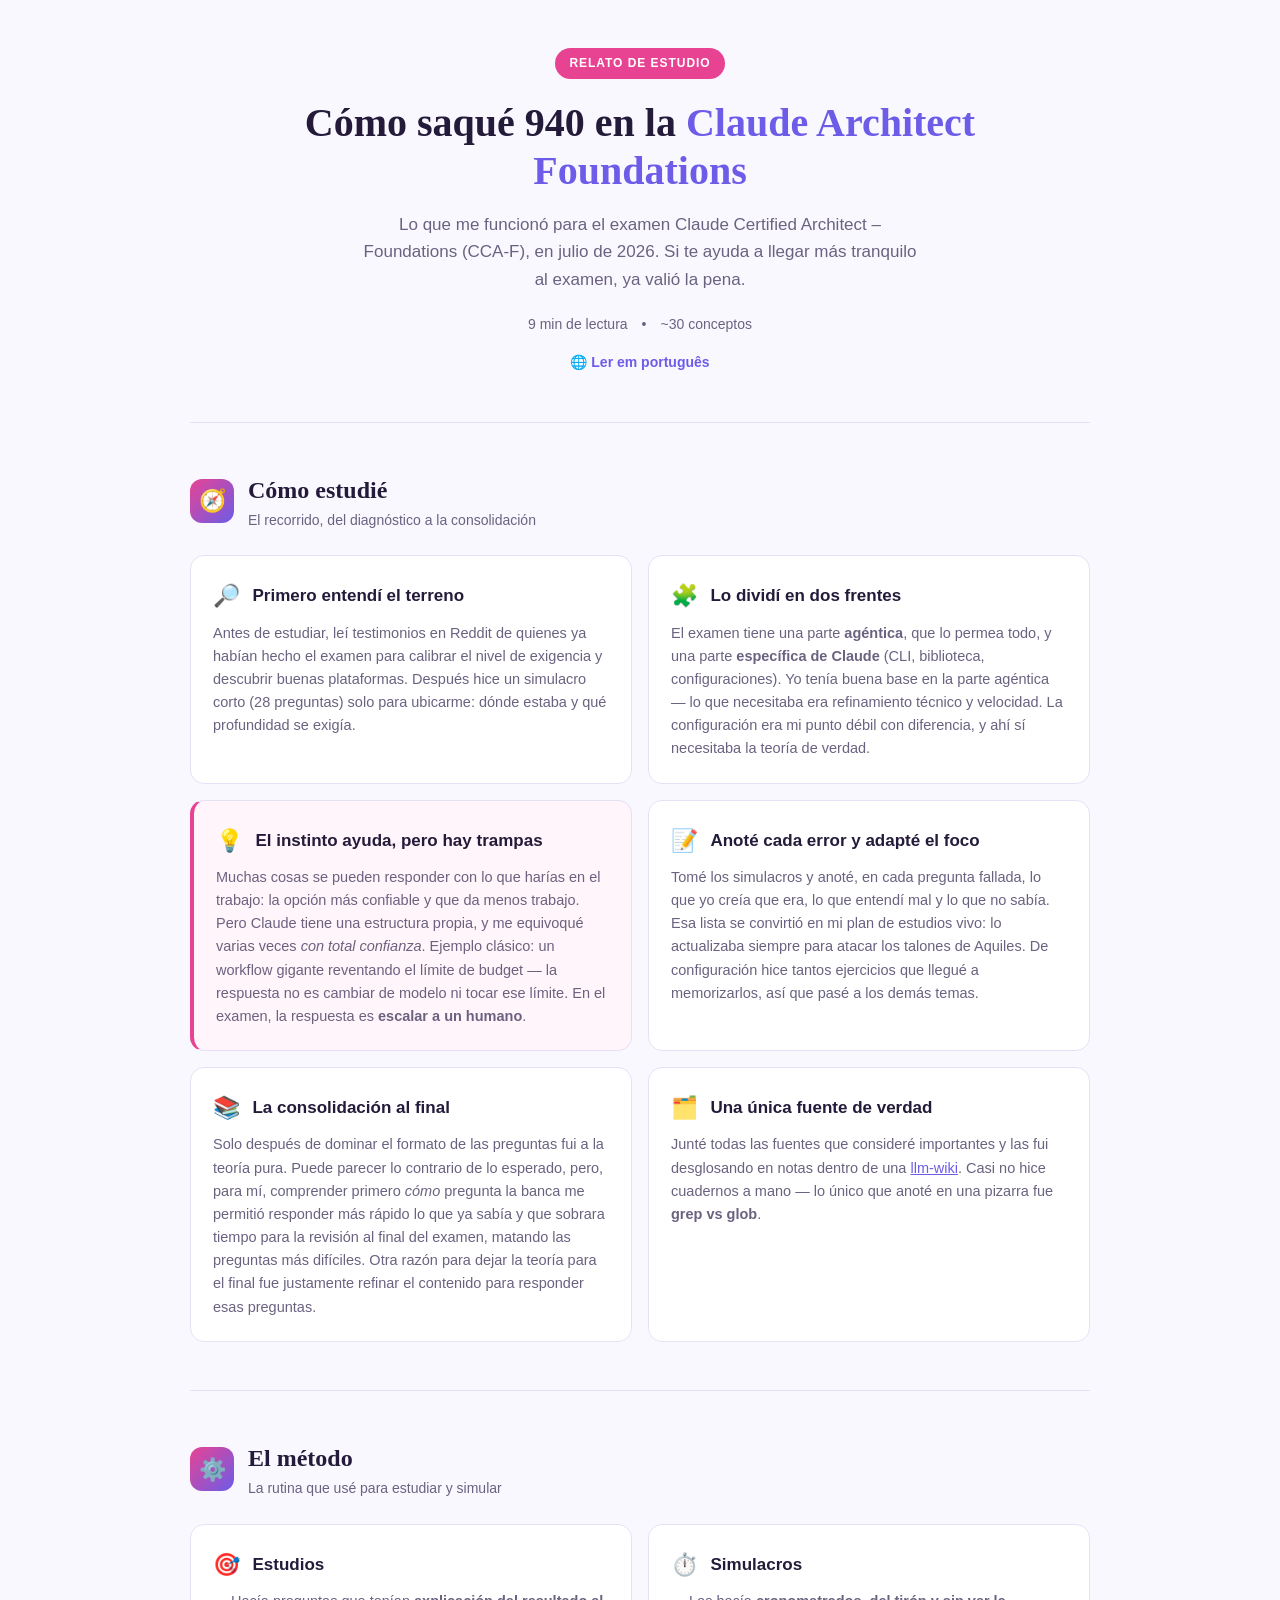
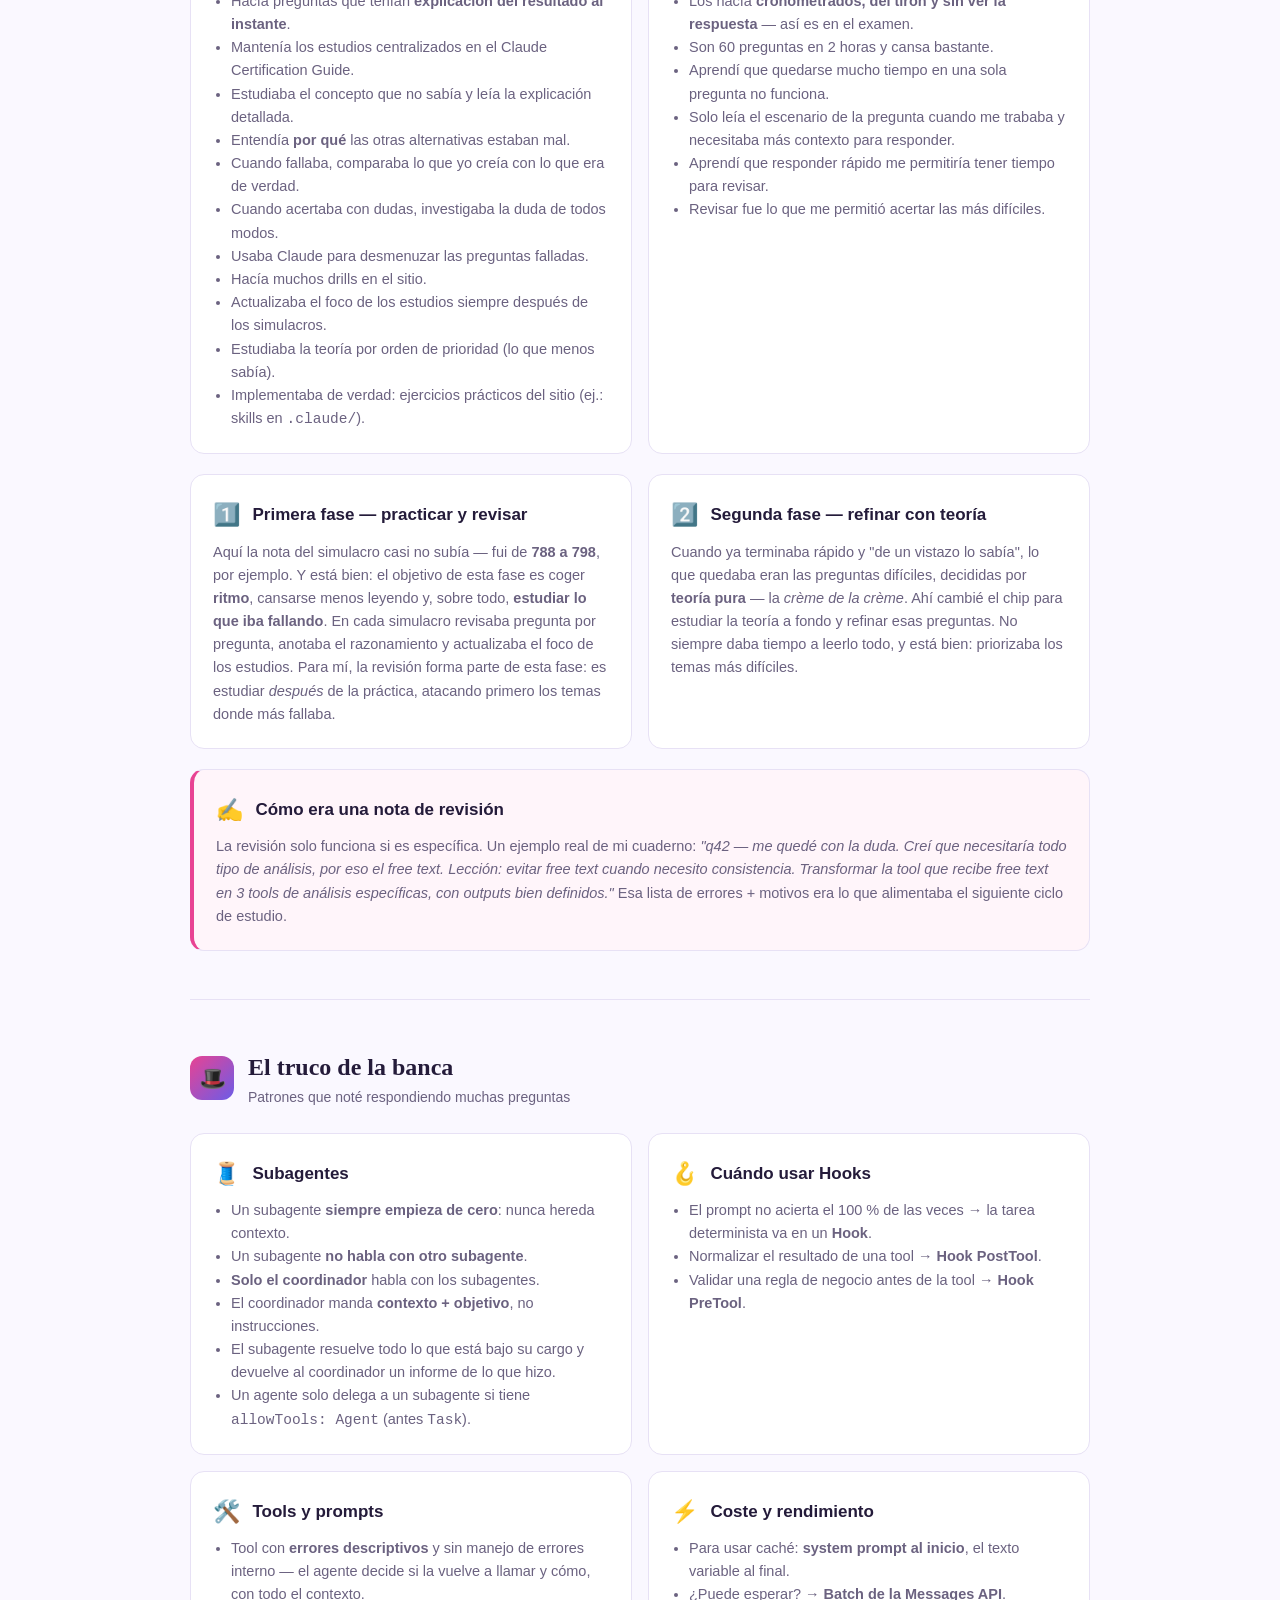
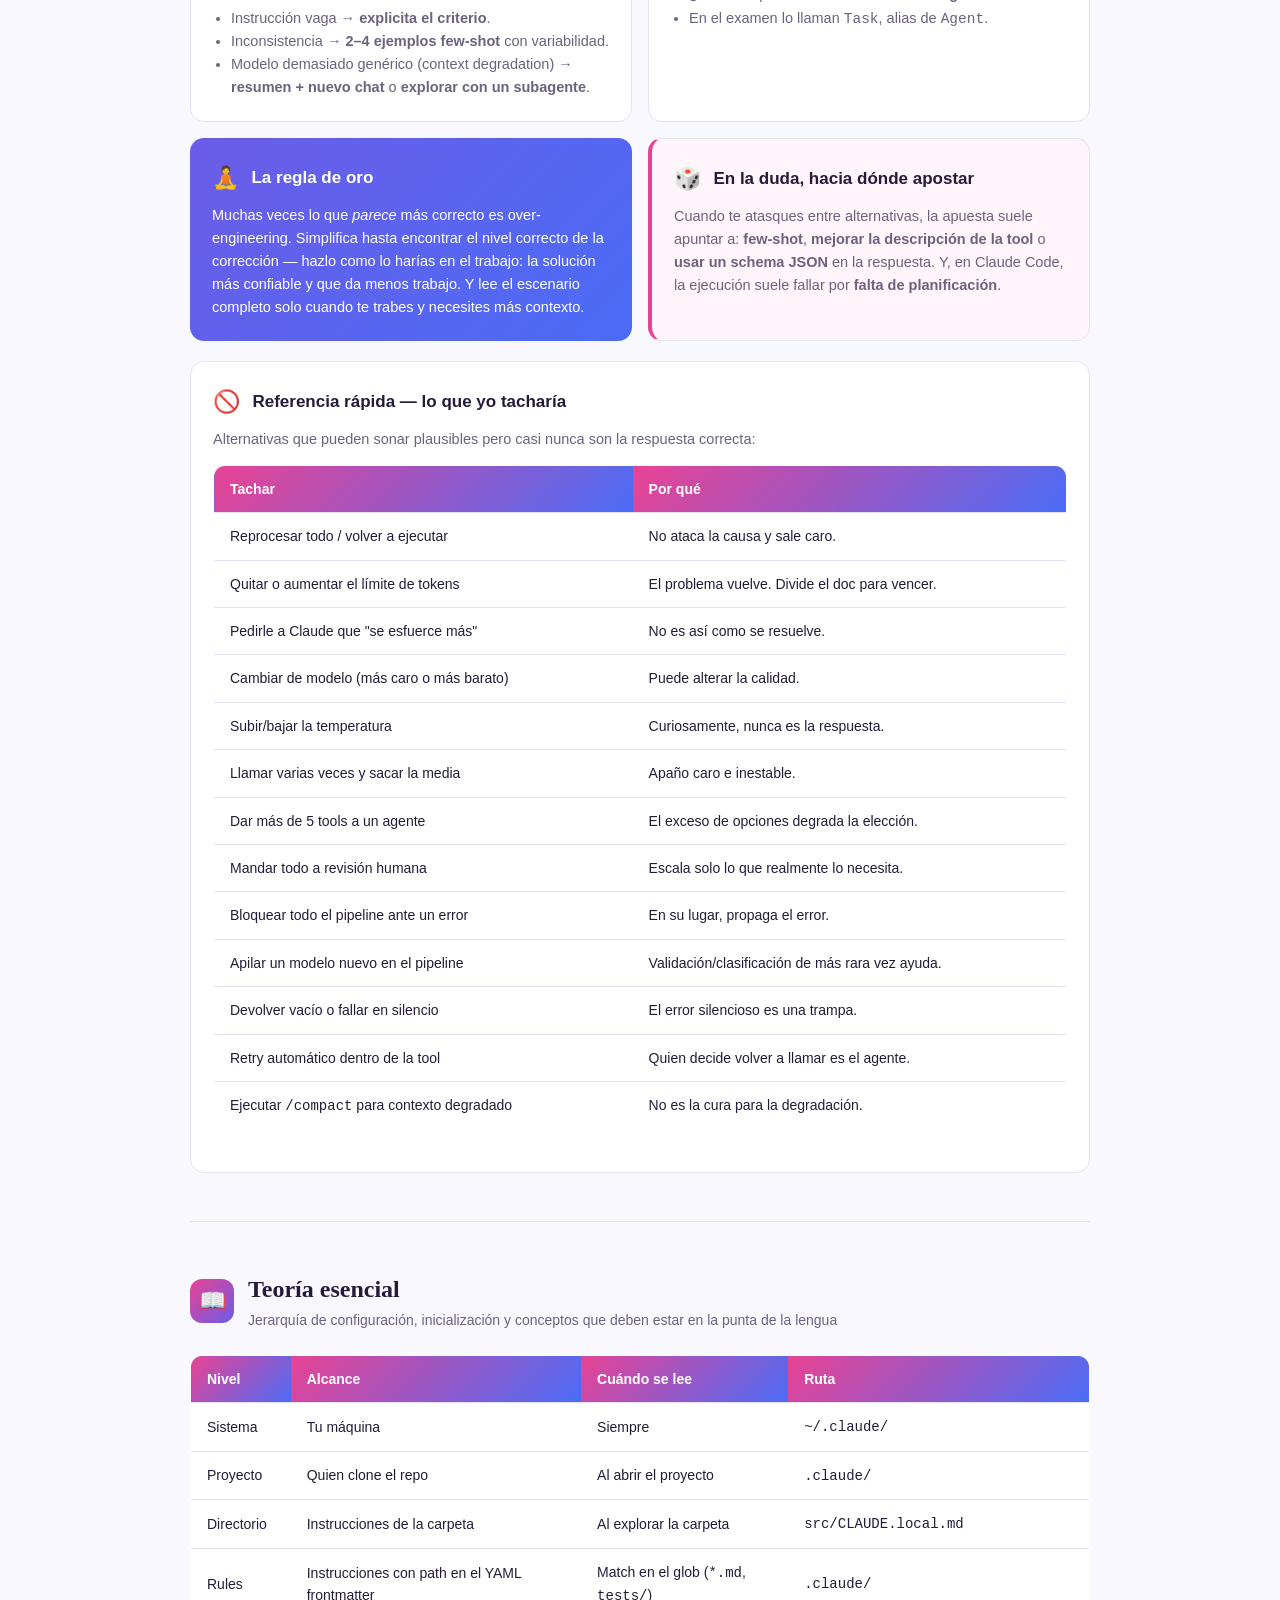
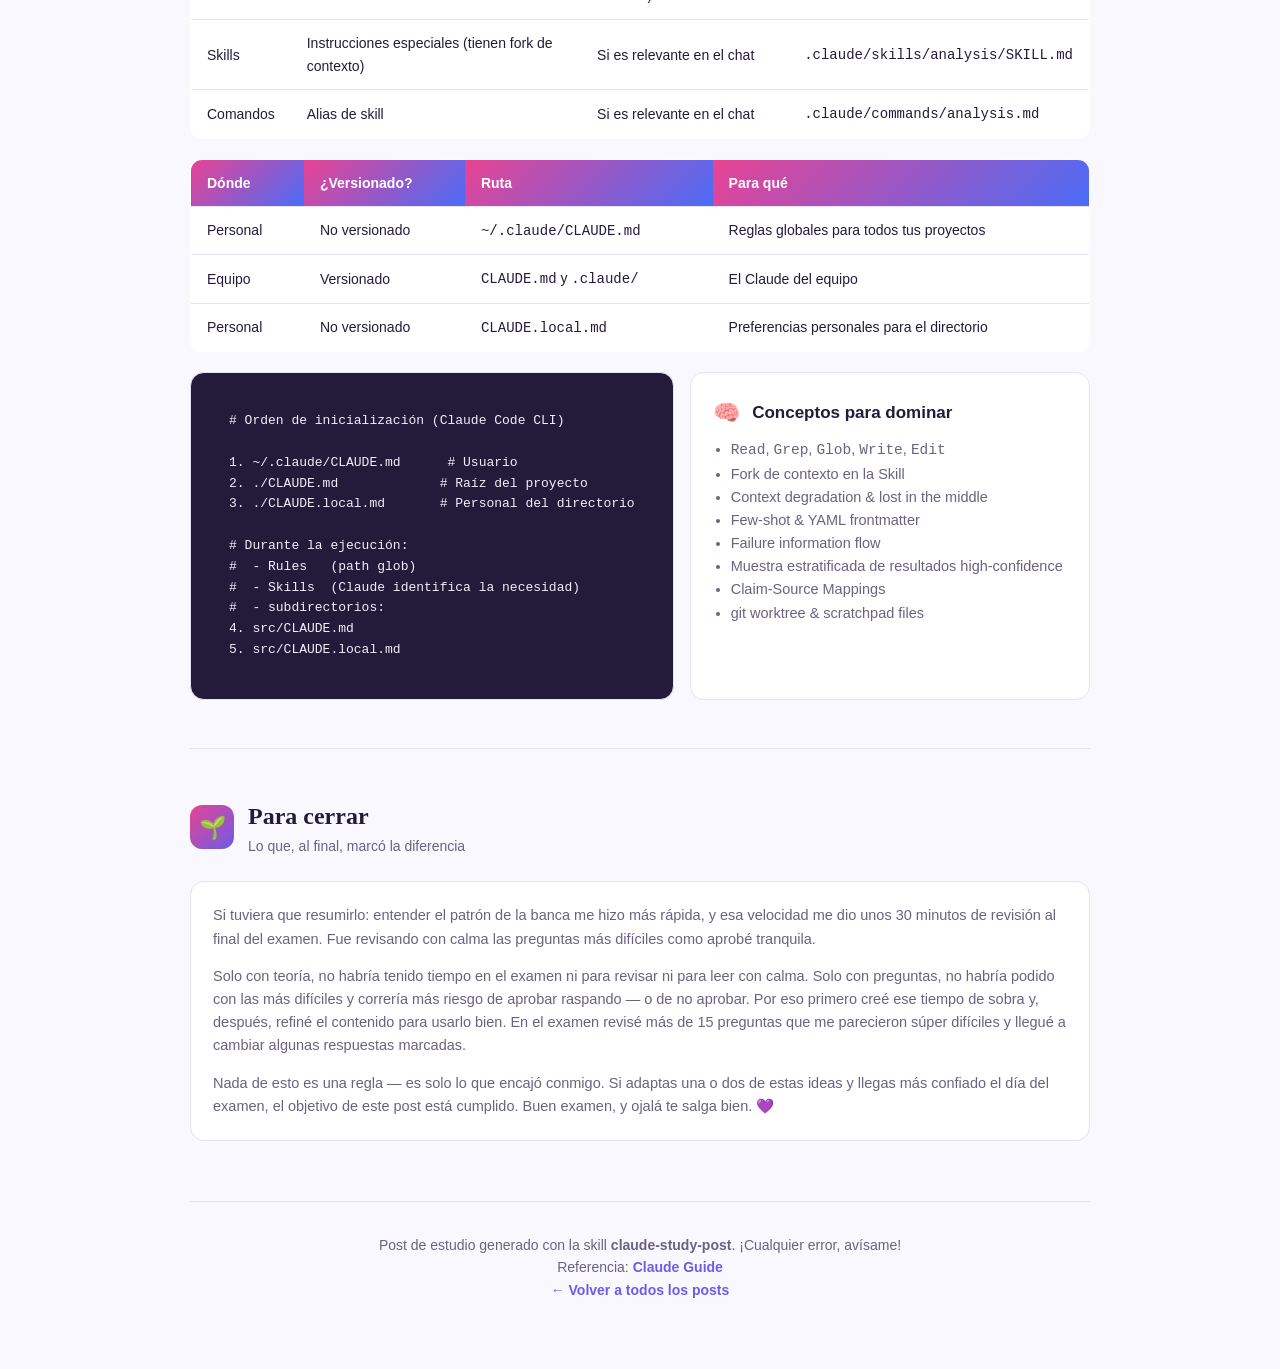
<file: docs/posts/2026-07-21-como-passei-architect-foundations-es.html>
<!DOCTYPE html>
<html lang="es">
<head>
  <meta charset="UTF-8">
  <meta name="viewport" content="width=device-width, initial-scale=1.0">
  <title>Cómo saqué 940 en la Claude Architect Foundations — Estudos Claude</title>
  <meta name="description" content="Lo que me funcionó para aprobar la certificación Claude Certified Architect Foundations: método de estudio, trucos de la banca y la teoría que más cae.">
  <link rel="stylesheet" href="../assets/style.css">
</head>
<body>

  <div class="hero">
    <span class="tag">Relato de estudio</span>
    <h1>Cómo saqué 940 en la <span>Claude Architect Foundations</span></h1>
    <p class="subtitle">
      Lo que me funcionó para el examen Claude Certified Architect – Foundations (CCA-F), en
      julio de 2026. Si te ayuda a llegar más tranquilo al examen, ya valió la pena.
    </p>
    <div class="meta-row">
      <span>9 min de lectura</span>
      <span class="dot"></span>
      <span>~30 conceptos</span>
    </div>
    <p class="lang-switch">🌐 <a href="2026-07-21-como-passei-architect-foundations.html">Ler em português</a></p>
  </div>

  <hr class="divider">

  <!-- ================= SECCIÓN 1 — CÓMO ESTUDIÉ ================= -->
  <div class="section-label">
    <div class="icon-box">🧭</div>
    <div>
      <h2>Cómo estudié</h2>
      <div class="subtitle">El recorrido, del diagnóstico a la consolidación</div>
    </div>
  </div>

  <div class="card-grid cols-2">
    <div class="card">
      <span class="icon">🔎</span>
      <h3>Primero entendí el terreno</h3>
      <p>
        Antes de estudiar, leí testimonios en Reddit de quienes ya habían hecho el examen para calibrar el nivel
        de exigencia y descubrir buenas plataformas. Después hice un simulacro corto (28 preguntas) solo para
        ubicarme: dónde estaba y qué profundidad se exigía.
      </p>
    </div>

    <div class="card">
      <span class="icon">🧩</span>
      <h3>Lo dividí en dos frentes</h3>
      <p>
        El examen tiene una parte <strong>agéntica</strong>, que lo permea todo, y una parte
        <strong>específica de Claude</strong> (CLI, biblioteca, configuraciones). Yo tenía buena base
        en la parte agéntica — lo que necesitaba era refinamiento técnico y velocidad. La configuración era mi punto
        débil con diferencia, y ahí sí necesitaba la teoría de verdad.
      </p>
    </div>

    <div class="card callout">
      <span class="icon">💡</span>
      <h3>El instinto ayuda, pero hay trampas</h3>
      <p>
        Muchas cosas se pueden responder con lo que harías en el trabajo: la opción más confiable y
        que da menos trabajo. Pero Claude tiene una estructura propia, y me equivoqué varias veces
        <em>con total confianza</em>. Ejemplo clásico: un workflow gigante reventando el límite de budget — la
        respuesta no es cambiar de modelo ni tocar ese límite. En el examen, la respuesta es
        <strong>escalar a un humano</strong>.
      </p>
    </div>

    <div class="card">
      <span class="icon">📝</span>
      <h3>Anoté cada error y adapté el foco</h3>
      <p>
        Tomé los simulacros y anoté, en cada pregunta fallada, lo que yo creía que era, lo que
        entendí mal y lo que no sabía. Esa lista se convirtió en mi plan de estudios vivo: lo
        actualizaba siempre para atacar los talones de Aquiles. De configuración hice tantos ejercicios que llegué
        a memorizarlos, así que pasé a los demás temas.
      </p>
    </div>

    <div class="card">
      <span class="icon">📚</span>
      <h3>La consolidación al final</h3>
      <p>
        Solo después de dominar el formato de las preguntas fui a la teoría pura. Puede parecer lo
        contrario de lo esperado, pero, para mí, comprender primero <em>cómo</em> pregunta la banca
        me permitió responder más rápido lo que ya sabía y que sobrara tiempo para la revisión al final
        del examen, matando las preguntas más difíciles. Otra razón para dejar la teoría para el final
        fue justamente refinar el contenido para responder esas preguntas.
      </p>
    </div>

    <div class="card">
      <span class="icon">🗂️</span>
      <h3>Una única fuente de verdad</h3>
      <p>
        Junté todas las fuentes que consideré importantes y las fui desglosando en notas dentro de una
        <a href="https://hong-chu.github.io/llm-wiki-starter/">llm-wiki</a>. Casi no hice cuadernos
        a mano — lo único que anoté en una pizarra fue <strong>grep vs glob</strong>.
      </p>
    </div>
  </div>

  <hr class="divider">

  <!-- ================= SECCIÓN 2 — EL MÉTODO ================= -->
  <div class="section-label">
    <div class="icon-box">⚙️</div>
    <div>
      <h2>El método</h2>
      <div class="subtitle">La rutina que usé para estudiar y simular</div>
    </div>
  </div>

  <div class="card-grid cols-2">
    <div class="card">
      <span class="icon">🎯</span>
      <h3>Estudios</h3>
      <ul>
        <li>Hacía preguntas que tenían <strong>explicación del resultado al instante</strong>.</li>
        <li>Mantenía los estudios centralizados en el Claude Certification Guide.</li>
        <li>Estudiaba el concepto que no sabía y leía la explicación detallada.</li>
        <li>Entendía <strong>por qué</strong> las otras alternativas estaban mal.</li>
        <li>Cuando fallaba, comparaba lo que yo creía con lo que era de verdad.</li>
        <li>Cuando acertaba con dudas, investigaba la duda de todos modos.</li>
        <li>Usaba Claude para desmenuzar las preguntas falladas.</li>
        <li>Hacía muchos drills en el sitio.</li>
        <li>Actualizaba el foco de los estudios siempre después de los simulacros.</li>
        <li>Estudiaba la teoría por orden de prioridad (lo que menos sabía).</li>
        <li>Implementaba de verdad: ejercicios prácticos del sitio (ej.: skills en <code>.claude/</code>).</li>
      </ul>
    </div>

    <div class="card">
      <span class="icon">⏱️</span>
      <h3>Simulacros</h3>
      <ul>
        <li>Los hacía <strong>cronometrados, del tirón y sin ver la respuesta</strong> — así es en el examen.</li>
        <li>Son 60 preguntas en 2 horas y cansa bastante.</li>
        <li>Aprendí que quedarse mucho tiempo en una sola pregunta no funciona.</li>
        <li>Solo leía el escenario de la pregunta cuando me trababa y necesitaba más contexto para responder.</li>
        <li>Aprendí que responder rápido me permitiría tener tiempo para revisar.</li>
        <li>Revisar fue lo que me permitió acertar las más difíciles.</li>
      </ul>
    </div>
  </div>

  <div class="card-grid cols-2">
    <div class="card">
      <span class="icon">1️⃣</span>
      <h3>Primera fase — practicar y revisar</h3>
      <p>
        Aquí la nota del simulacro casi no subía — fui de <strong>788 a 798</strong>, por
        ejemplo. Y está bien: el objetivo de esta fase es coger <strong>ritmo</strong>, cansarse menos
        leyendo y, sobre todo, <strong>estudiar lo que iba fallando</strong>. En cada simulacro
        revisaba pregunta por pregunta, anotaba el razonamiento y actualizaba el foco de los estudios. Para mí,
        la revisión forma parte de esta fase: es estudiar <em>después</em> de la práctica, atacando primero los
        temas donde más fallaba.
      </p>
    </div>

    <div class="card">
      <span class="icon">2️⃣</span>
      <h3>Segunda fase — refinar con teoría</h3>
      <p>
        Cuando ya terminaba rápido y "de un vistazo lo sabía", lo que quedaba eran las preguntas
        difíciles, decididas por <strong>teoría pura</strong> — la <em>crème de la crème</em>. Ahí
        cambié el chip para estudiar la teoría a fondo y refinar esas preguntas. No siempre daba tiempo a
        leerlo todo, y está bien: priorizaba los temas más difíciles.
      </p>
    </div>
  </div>

  <div class="card-grid cols-1">
    <div class="card callout">
      <span class="icon">✍️</span>
      <h3>Cómo era una nota de revisión</h3>
      <p>
        La revisión solo funciona si es específica. Un ejemplo real de mi cuaderno:
        <em>"q42 — me quedé con la duda. Creí que necesitaría todo tipo de análisis, por eso el free
        text. Lección: evitar free text cuando necesito consistencia. Transformar la tool que recibe
        free text en 3 tools de análisis específicas, con outputs bien definidos."</em>
        Esa lista de errores + motivos era lo que alimentaba el siguiente ciclo de estudio.
      </p>
    </div>
  </div>

  <hr class="divider">

  <!-- ================= SECCIÓN 3 — TRUCOS DE LA BANCA ================= -->
  <div class="section-label">
    <div class="icon-box">🎩</div>
    <div>
      <h2>El truco de la banca</h2>
      <div class="subtitle">Patrones que noté respondiendo muchas preguntas</div>
    </div>
  </div>

  <div class="card-grid cols-2">
    <div class="card">
      <span class="icon">🧵</span>
      <h3>Subagentes</h3>
      <ul>
        <li>Un subagente <strong>siempre empieza de cero</strong>: nunca hereda contexto.</li>
        <li>Un subagente <strong>no habla con otro subagente</strong>.</li>
        <li><strong>Solo el coordinador</strong> habla con los subagentes.</li>
        <li>El coordinador manda <strong>contexto + objetivo</strong>, no instrucciones.</li>
        <li>El subagente resuelve todo lo que está bajo su cargo y devuelve al coordinador un informe de lo que hizo.</li>
        <li>Un agente solo delega a un subagente si tiene <code>allowTools: Agent</code> (antes <code>Task</code>).</li>
      </ul>
    </div>

    <div class="card">
      <span class="icon">🪝</span>
      <h3>Cuándo usar Hooks</h3>
      <ul>
        <li>El prompt no acierta el 100 % de las veces → la tarea determinista va en un <strong>Hook</strong>.</li>
        <li>Normalizar el resultado de una tool → <strong>Hook PostTool</strong>.</li>
        <li>Validar una regla de negocio antes de la tool → <strong>Hook PreTool</strong>.</li>
      </ul>
    </div>

    <div class="card">
      <span class="icon">🛠️</span>
      <h3>Tools y prompts</h3>
      <ul>
        <li>Tool con <strong>errores descriptivos</strong> y sin manejo de errores interno — el agente
          decide si la vuelve a llamar y cómo, con todo el contexto.</li>
        <li>Instrucción vaga → <strong>explicita el criterio</strong>.</li>
        <li>Inconsistencia → <strong>2–4 ejemplos few-shot</strong> con variabilidad.</li>
        <li>Modelo demasiado genérico (context degradation) → <strong>resumen + nuevo chat</strong> o <strong>explorar con un subagente</strong>.</li>
      </ul>
    </div>

    <div class="card">
      <span class="icon">⚡</span>
      <h3>Coste y rendimiento</h3>
      <ul>
        <li>Para usar caché: <strong>system prompt al inicio</strong>, el texto variable al final.</li>
        <li>¿Puede esperar? → <strong>Batch de la Messages API</strong>.</li>
        <li>En el examen lo llaman <code>Task</code>, alias de <code>Agent</code>.</li>
      </ul>
    </div>

    <div class="card dark-card">
      <span class="icon">🧘</span>
      <h3>La regla de oro</h3>
      <p>
        Muchas veces lo que <em>parece</em> más correcto es over-engineering. Simplifica hasta encontrar el nivel
        correcto de la corrección — hazlo como lo harías en el trabajo: la solución más confiable y que da
        menos trabajo. Y lee el escenario completo solo cuando te trabes y necesites más contexto.
      </p>
    </div>

    <div class="card callout">
      <span class="icon">🎲</span>
      <h3>En la duda, hacia dónde apostar</h3>
      <p>
        Cuando te atasques entre alternativas, la apuesta suele apuntar a: <strong>few-shot</strong>,
        <strong>mejorar la descripción de la tool</strong> o <strong>usar un schema JSON</strong> en
        la respuesta. Y, en Claude Code, la ejecución suele fallar por <strong>falta de
        planificación</strong>.
      </p>
    </div>
  </div>

  <!-- Referencia rápida: lo que casi nunca es la respuesta -->
  <div class="card-grid cols-1">
    <div class="card">
      <span class="icon">🚫</span>
      <h3>Referencia rápida — lo que yo tacharía</h3>
      <p>Alternativas que pueden sonar plausibles pero casi nunca son la respuesta correcta:</p>
      <table class="compare-table" style="margin-top:14px;">
        <thead>
          <tr>
            <th>Tachar</th>
            <th>Por qué</th>
          </tr>
        </thead>
        <tbody>
          <tr><td>Reprocesar todo / volver a ejecutar</td><td>No ataca la causa y sale caro.</td></tr>
          <tr><td>Quitar o aumentar el límite de tokens</td><td>El problema vuelve. Divide el doc para vencer.</td></tr>
          <tr><td>Pedirle a Claude que "se esfuerce más"</td><td>No es así como se resuelve.</td></tr>
          <tr><td>Cambiar de modelo (más caro o más barato)</td><td>Puede alterar la calidad.</td></tr>
          <tr><td>Subir/bajar la temperatura</td><td>Curiosamente, nunca es la respuesta.</td></tr>
          <tr><td>Llamar varias veces y sacar la media</td><td>Apaño caro e inestable.</td></tr>
          <tr><td>Dar más de 5 tools a un agente</td><td>El exceso de opciones degrada la elección.</td></tr>
          <tr><td>Mandar todo a revisión humana</td><td>Escala solo lo que realmente lo necesita.</td></tr>
          <tr><td>Bloquear todo el pipeline ante un error</td><td>En su lugar, propaga el error.</td></tr>
          <tr><td>Apilar un modelo nuevo en el pipeline</td><td>Validación/clasificación de más rara vez ayuda.</td></tr>
          <tr><td>Devolver vacío o fallar en silencio</td><td>El error silencioso es una trampa.</td></tr>
          <tr><td>Retry automático dentro de la tool</td><td>Quien decide volver a llamar es el agente.</td></tr>
          <tr><td>Ejecutar <code>/compact</code> para contexto degradado</td><td>No es la cura para la degradación.</td></tr>
        </tbody>
      </table>
    </div>
  </div>

  <hr class="divider">

  <!-- ================= SECCIÓN 4 — TEORÍA ESENCIAL ================= -->
  <div class="section-label">
    <div class="icon-box">📖</div>
    <div>
      <h2>Teoría esencial</h2>
      <div class="subtitle">Jerarquía de configuración, inicialización y conceptos que deben estar en la punta de la lengua</div>
    </div>
  </div>

  <table class="compare-table">
    <thead>
      <tr>
        <th>Nivel</th>
        <th>Alcance</th>
        <th>Cuándo se lee</th>
        <th>Ruta</th>
      </tr>
    </thead>
    <tbody>
      <tr><td>Sistema</td><td>Tu máquina</td><td>Siempre</td><td><code>~/.claude/</code></td></tr>
      <tr><td>Proyecto</td><td>Quien clone el repo</td><td>Al abrir el proyecto</td><td><code>.claude/</code></td></tr>
      <tr><td>Directorio</td><td>Instrucciones de la carpeta</td><td>Al explorar la carpeta</td><td><code>src/CLAUDE.local.md</code></td></tr>
      <tr><td>Rules</td><td>Instrucciones con path en el YAML frontmatter</td><td>Match en el glob (<code>*.md</code>, <code>tests/</code>)</td><td><code>.claude/</code></td></tr>
      <tr><td>Skills</td><td>Instrucciones especiales (tienen fork de contexto)</td><td>Si es relevante en el chat</td><td><code>.claude/skills/analysis/SKILL.md</code></td></tr>
      <tr><td>Comandos</td><td>Alias de skill</td><td>Si es relevante en el chat</td><td><code>.claude/commands/analysis.md</code></td></tr>
    </tbody>
  </table>

  <table class="compare-table">
    <thead>
      <tr>
        <th>Dónde</th>
        <th>¿Versionado?</th>
        <th>Ruta</th>
        <th>Para qué</th>
      </tr>
    </thead>
    <tbody>
      <tr><td>Personal</td><td>No versionado</td><td><code>~/.claude/CLAUDE.md</code></td><td>Reglas globales para todos tus proyectos</td></tr>
      <tr><td>Equipo</td><td>Versionado</td><td><code>CLAUDE.md</code> y <code>.claude/</code></td><td>El Claude del equipo</td></tr>
      <tr><td>Personal</td><td>No versionado</td><td><code>CLAUDE.local.md</code></td><td>Preferencias personales para el directorio</td></tr>
    </tbody>
  </table>

  <div class="card-grid cols-2">
    <div class="card code-card">
      <div class="code-block"># Orden de inicialización (Claude Code CLI)

1. ~/.claude/CLAUDE.md      # Usuario
2. ./CLAUDE.md             # Raíz del proyecto
3. ./CLAUDE.local.md       # Personal del directorio

# Durante la ejecución:
#  - Rules   (path glob)
#  - Skills  (Claude identifica la necesidad)
#  - subdirectorios:
4. src/CLAUDE.md
5. src/CLAUDE.local.md</div>
    </div>

    <div class="card">
      <span class="icon">🧠</span>
      <h3>Conceptos para dominar</h3>
      <ul>
        <li><code>Read</code>, <code>Grep</code>, <code>Glob</code>, <code>Write</code>, <code>Edit</code></li>
        <li>Fork de contexto en la Skill</li>
        <li>Context degradation &amp; lost in the middle</li>
        <li>Few-shot &amp; YAML frontmatter</li>
        <li>Failure information flow</li>
        <li>Muestra estratificada de resultados high-confidence</li>
        <li>Claim-Source Mappings</li>
        <li>git worktree &amp; scratchpad files</li>
      </ul>
    </div>
  </div>

  <hr class="divider">

  <!-- ================= CIERRE ================= -->
  <div class="section-label">
    <div class="icon-box">🌱</div>
    <div>
      <h2>Para cerrar</h2>
      <div class="subtitle">Lo que, al final, marcó la diferencia</div>
    </div>
  </div>

  <div class="card-grid cols-1">
    <div class="card">
      <p>
        Si tuviera que resumirlo: entender el patrón de la banca me hizo más rápida, y esa
        velocidad me dio unos 30 minutos de revisión al final del examen. Fue revisando con calma las
        preguntas más difíciles como aprobé tranquila.
      </p>
      <p style="margin-top:14px;">
        Solo con teoría, no habría tenido tiempo en el examen ni para revisar ni para leer con calma. Solo con preguntas, no
        habría podido con las más difíciles y correría más riesgo de aprobar raspando — o de no aprobar. Por
        eso primero creé ese tiempo de sobra y, después, refiné el contenido para usarlo bien. En el
        examen revisé más de 15 preguntas que me parecieron súper difíciles y llegué a cambiar algunas respuestas marcadas.
      </p>
      <p style="margin-top:14px;">
        Nada de esto es una regla — es solo lo que encajó conmigo. Si adaptas una o dos de estas ideas y
        llegas más confiado el día del examen, el objetivo de este post está cumplido. Buen examen, y
        ojalá te salga bien. 💜
      </p>
    </div>
  </div>

  <div class="footer">
    <p>Post de estudio generado con la skill <strong>claude-study-post</strong>. ¡Cualquier error, avísame!</p>
    <p>Referencia: <a href="https://hong-chu.github.io/llm-wiki-starter/" target="_blank" rel="noopener noreferrer">Claude Guide</a></p>
    <p><a href="../index.html">← Volver a todos los posts</a></p>
  </div>

</body>
</html>
</file>
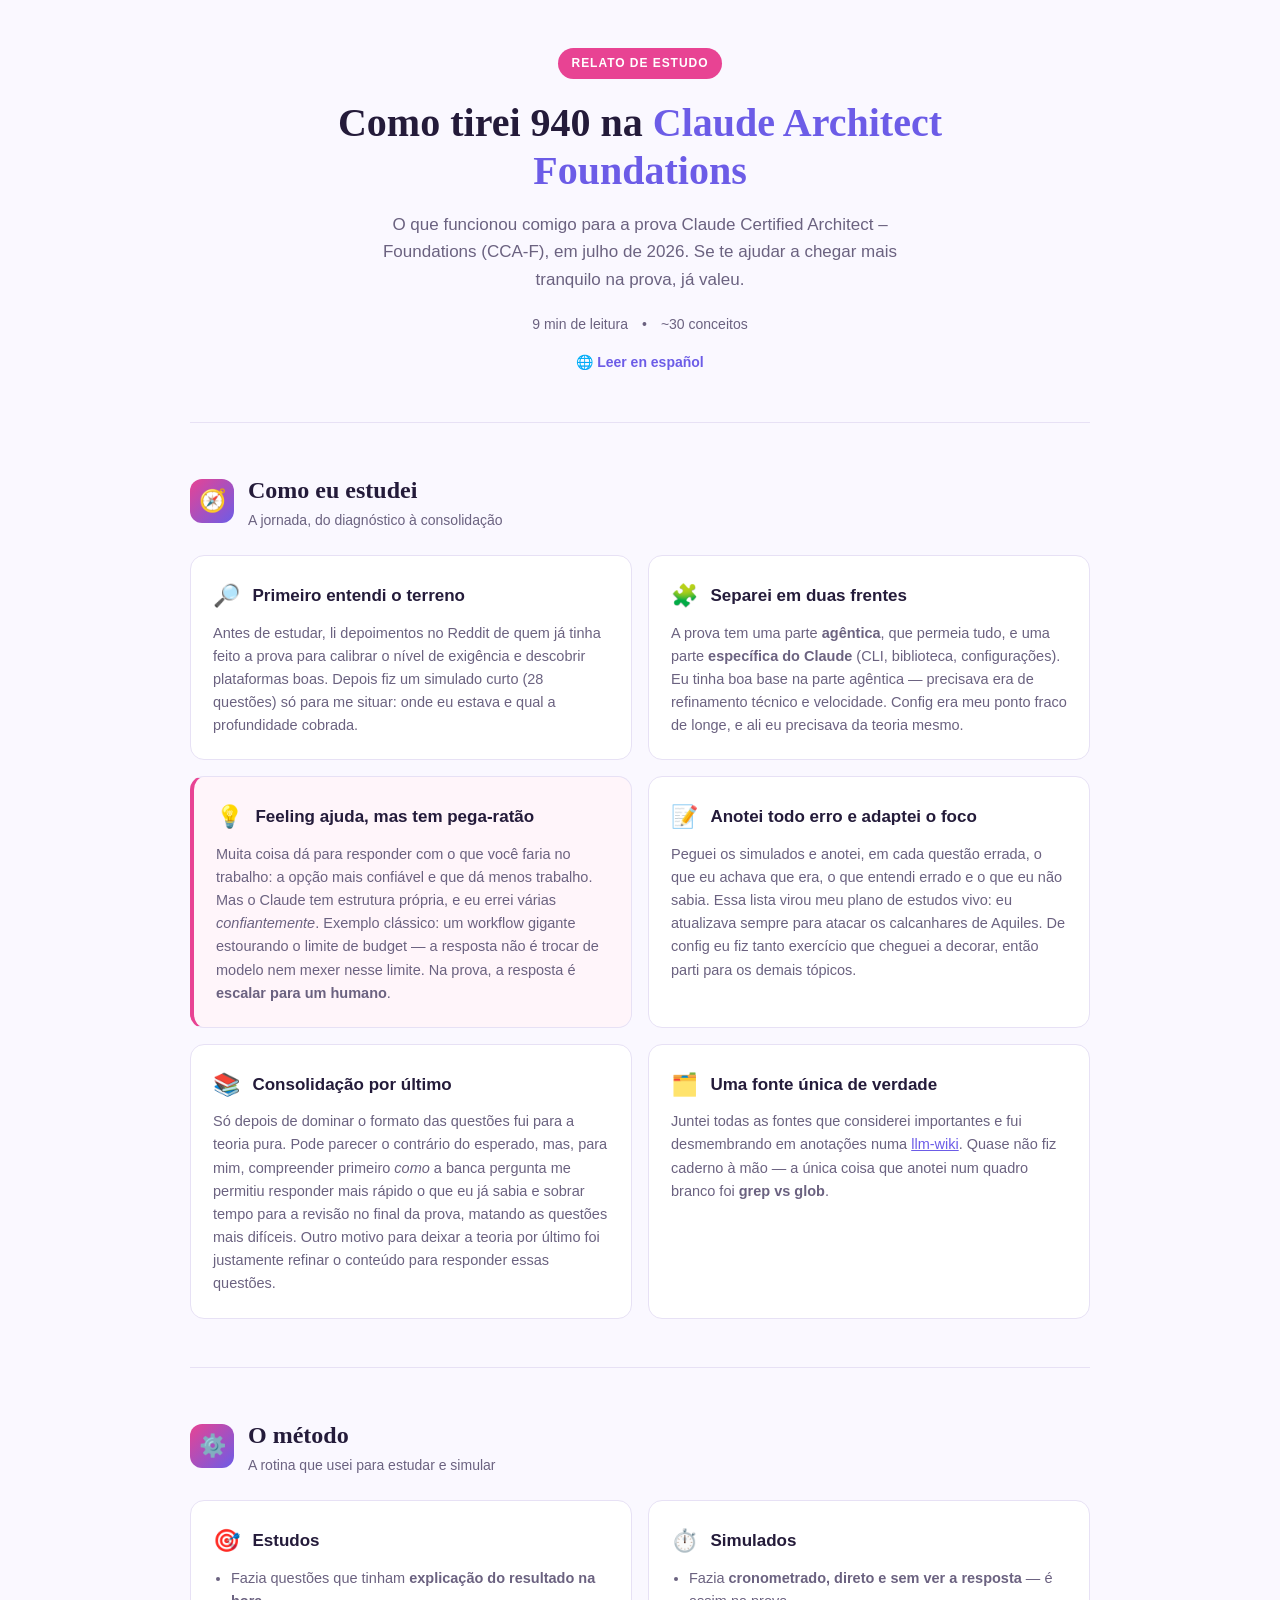
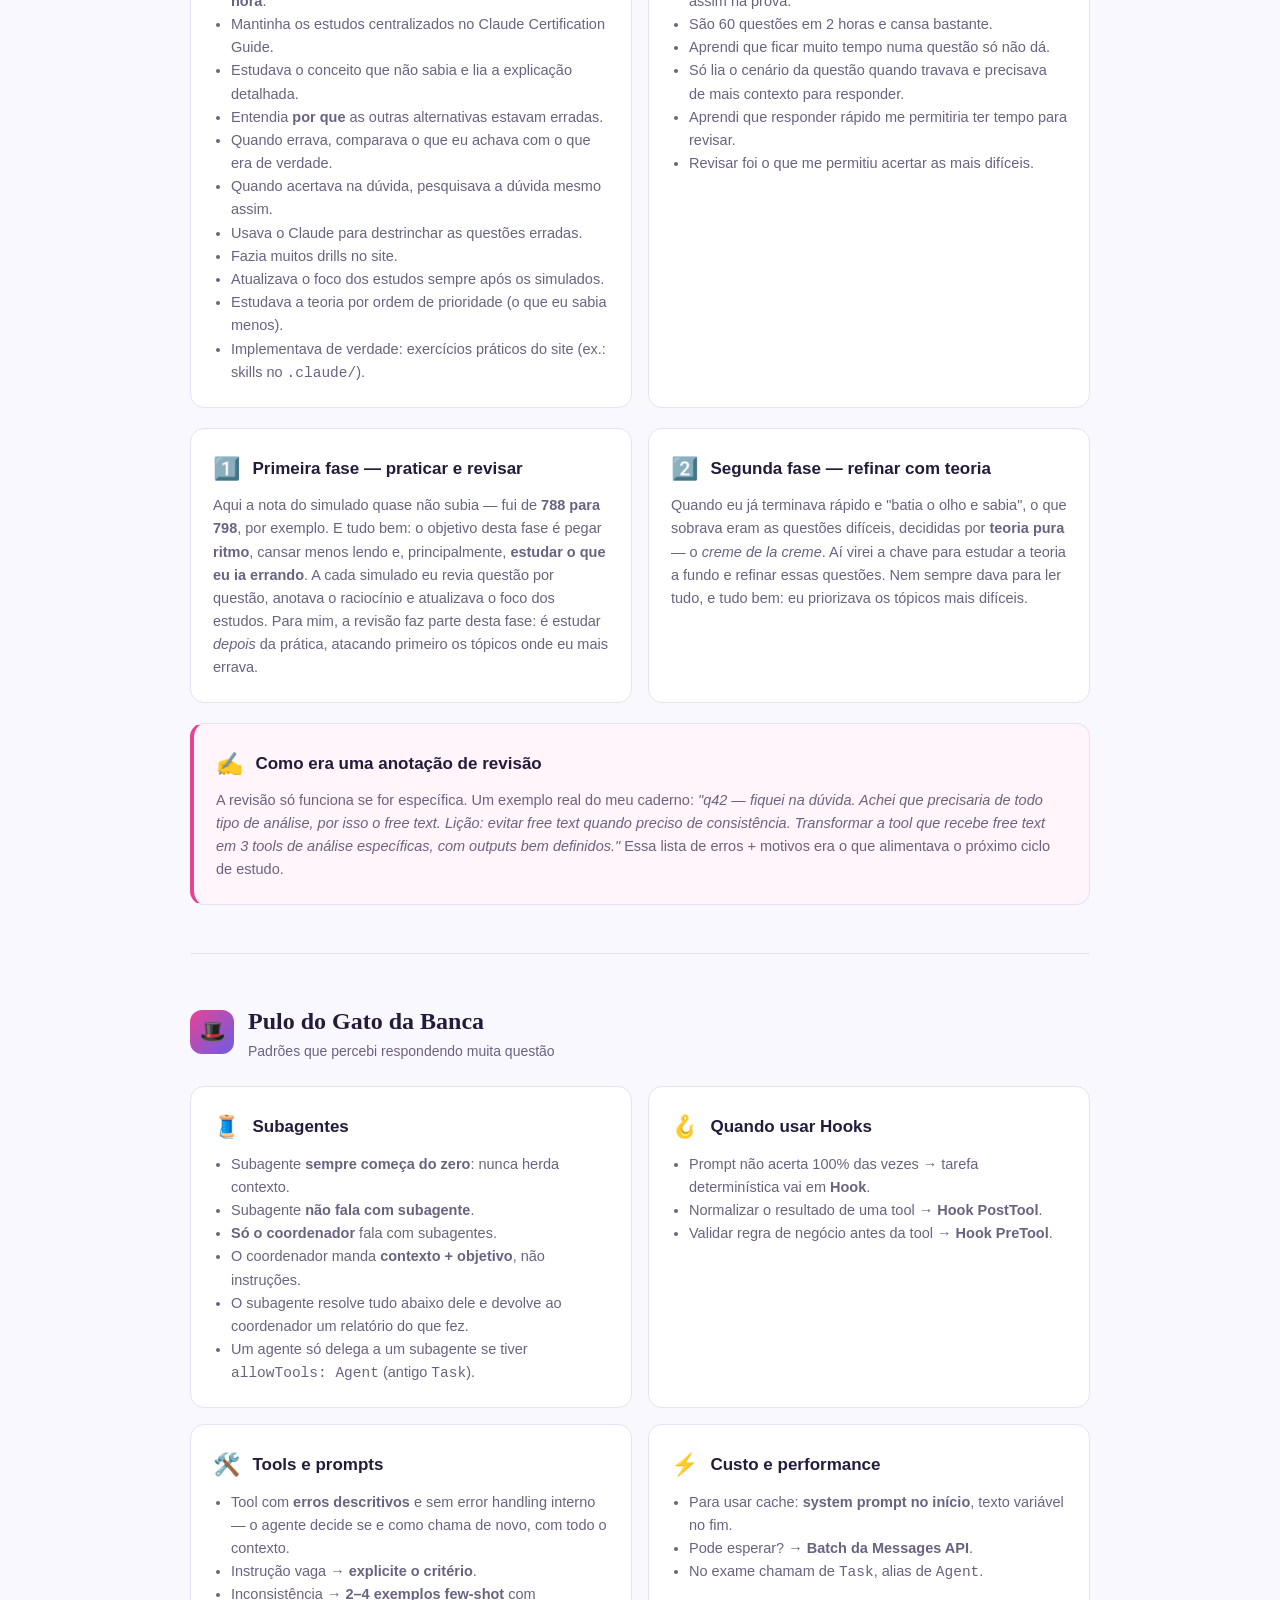
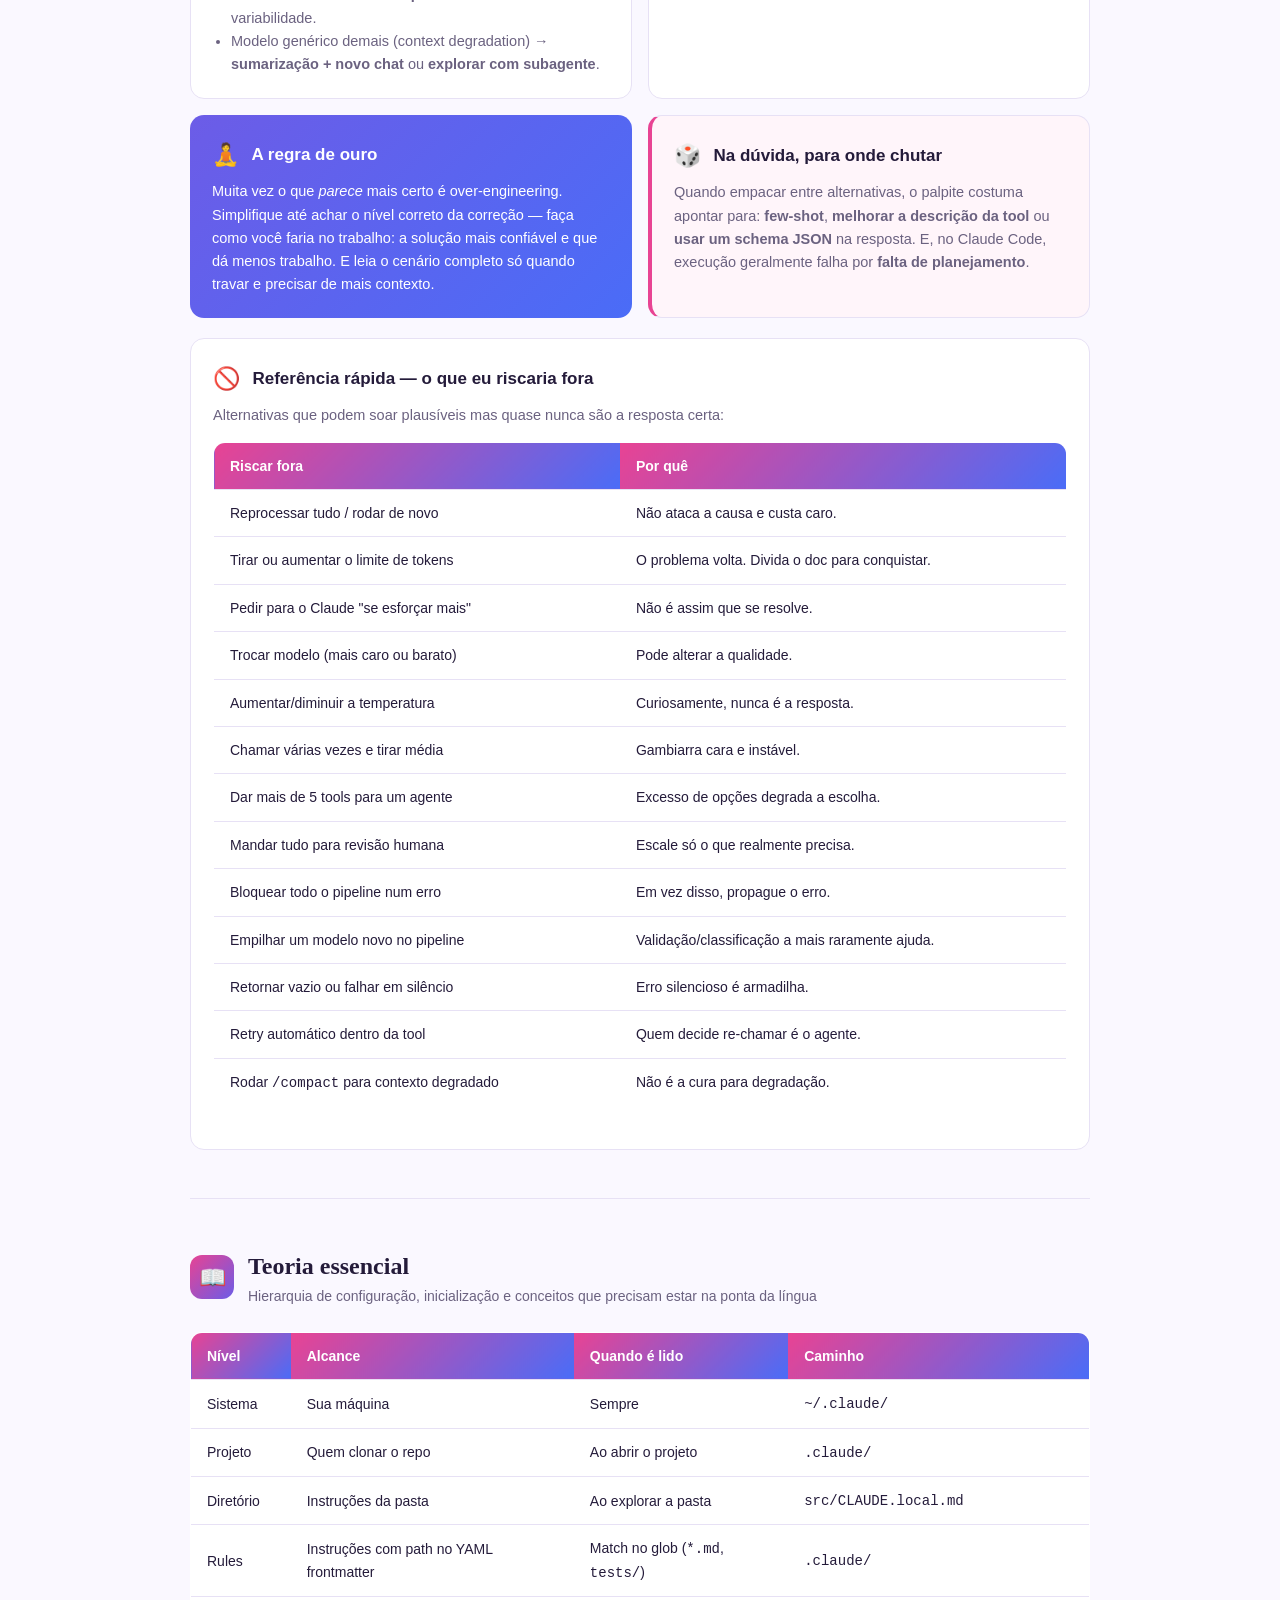
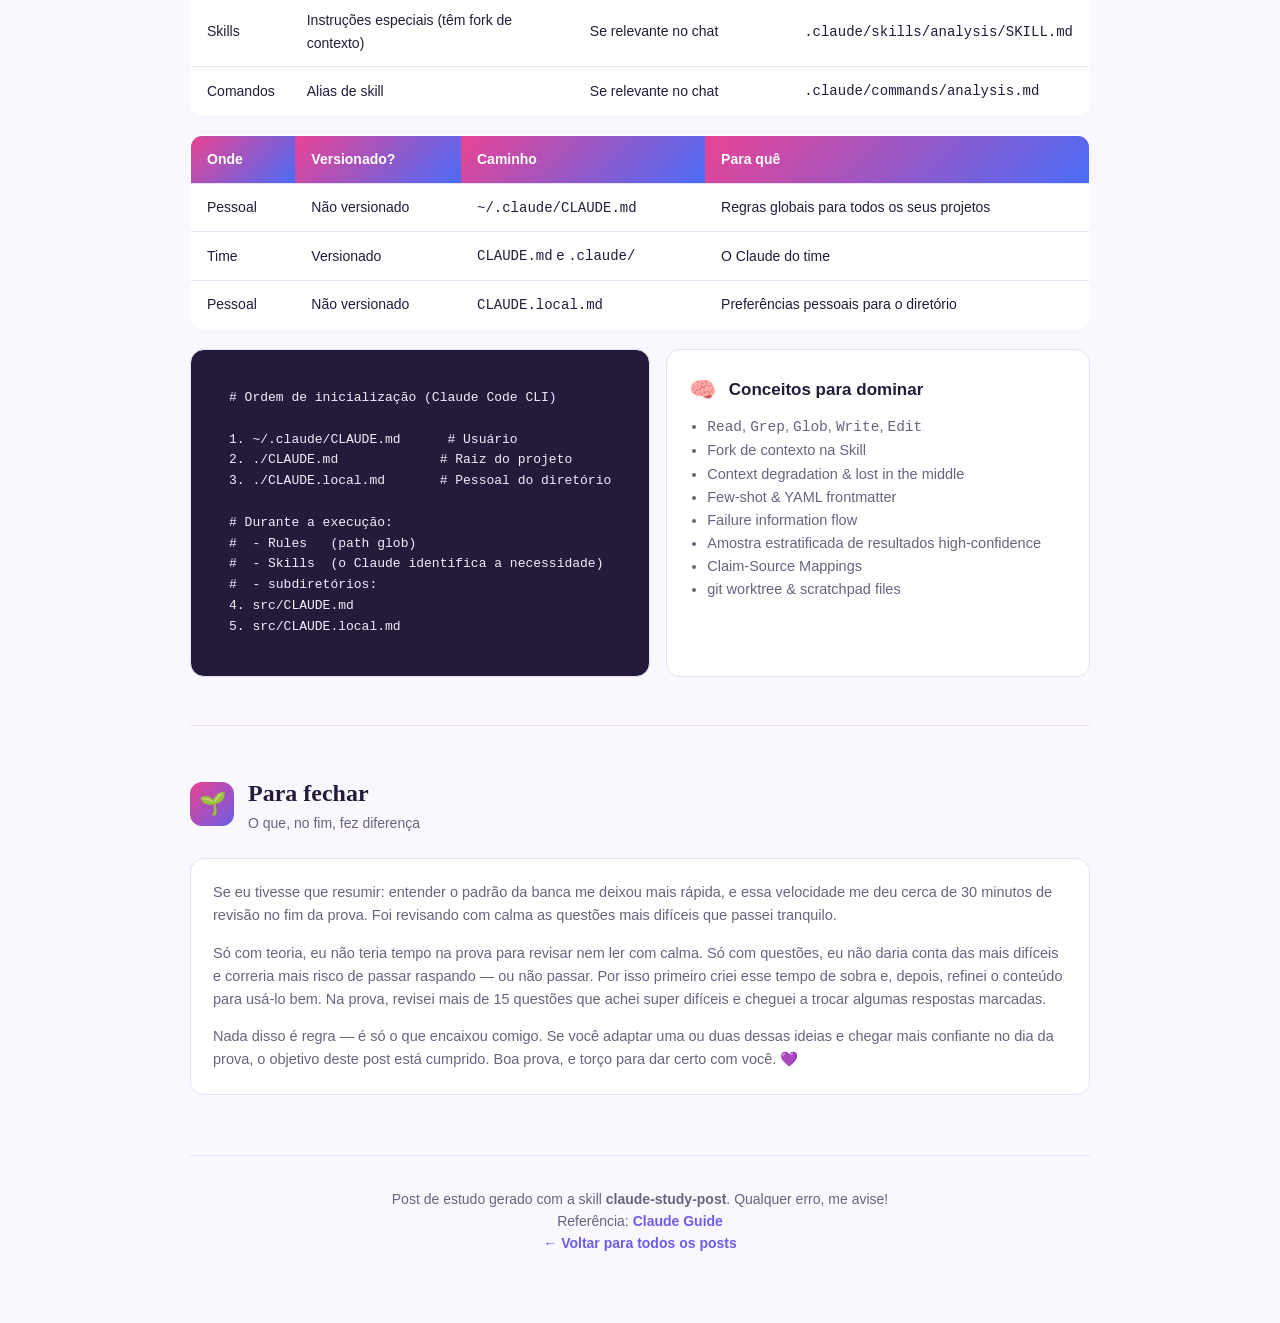
<file: docs/posts/2026-07-21-como-passei-architect-foundations.html>
<!DOCTYPE html>
<html lang="pt-BR">
<head>
  <meta charset="UTF-8">
  <meta name="viewport" content="width=device-width, initial-scale=1.0">
  <title>Como tirei 940 na Claude Architect Foundations — Estudos Claude</title>
  <meta name="description" content="O que funcionou comigo para passar na certificação Claude Certified Architect Foundations: método de estudo, macetes da banca e a teoria que mais cai.">
  <link rel="stylesheet" href="../assets/style.css">
</head>
<body>

  <div class="hero">
    <span class="tag">Relato de estudo</span>
    <h1>Como tirei 940 na <span>Claude Architect Foundations</span></h1>
    <p class="subtitle">
      O que funcionou comigo para a prova Claude Certified Architect – Foundations (CCA-F), em
      julho de 2026. Se te ajudar a chegar mais tranquilo na prova, já valeu.
    </p>
    <div class="meta-row">
      <span>9 min de leitura</span>
      <span class="dot"></span>
      <span>~30 conceitos</span>
    </div>
    <p class="lang-switch">🌐 <a href="2026-07-21-como-passei-architect-foundations-es.html">Leer en español</a></p>
  </div>

  <hr class="divider">

  <!-- ================= SEÇÃO 1 — COMO ESTUDEI ================= -->
  <div class="section-label">
    <div class="icon-box">🧭</div>
    <div>
      <h2>Como eu estudei</h2>
      <div class="subtitle">A jornada, do diagnóstico à consolidação</div>
    </div>
  </div>

  <div class="card-grid cols-2">
    <div class="card">
      <span class="icon">🔎</span>
      <h3>Primeiro entendi o terreno</h3>
      <p>
        Antes de estudar, li depoimentos no Reddit de quem já tinha feito a prova para calibrar o nível de
        exigência e descobrir plataformas boas. Depois fiz um simulado curto (28 questões) só para
        me situar: onde eu estava e qual a profundidade cobrada.
      </p>
    </div>

    <div class="card">
      <span class="icon">🧩</span>
      <h3>Separei em duas frentes</h3>
      <p>
        A prova tem uma parte <strong>agêntica</strong>, que permeia tudo, e uma parte
        <strong>específica do Claude</strong> (CLI, biblioteca, configurações). Eu tinha boa base
        na parte agêntica — precisava era de refinamento técnico e velocidade. Config era meu ponto
        fraco de longe, e ali eu precisava da teoria mesmo.
      </p>
    </div>

    <div class="card callout">
      <span class="icon">💡</span>
      <h3>Feeling ajuda, mas tem pega-ratão</h3>
      <p>
        Muita coisa dá para responder com o que você faria no trabalho: a opção mais confiável e
        que dá menos trabalho. Mas o Claude tem estrutura própria, e eu errei várias
        <em>confiantemente</em>. Exemplo clássico: um workflow gigante estourando o limite de budget — a
        resposta não é trocar de modelo nem mexer nesse limite. Na prova, a resposta é
        <strong>escalar para um humano</strong>.
      </p>
    </div>

    <div class="card">
      <span class="icon">📝</span>
      <h3>Anotei todo erro e adaptei o foco</h3>
      <p>
        Peguei os simulados e anotei, em cada questão errada, o que eu achava que era, o que
        entendi errado e o que eu não sabia. Essa lista virou meu plano de estudos vivo: eu
        atualizava sempre para atacar os calcanhares de Aquiles. De config eu fiz tanto exercício que cheguei
        a decorar, então parti para os demais tópicos.
      </p>
    </div>

    <div class="card">
      <span class="icon">📚</span>
      <h3>Consolidação por último</h3>
      <p>
        Só depois de dominar o formato das questões fui para a teoria pura. Pode parecer o
        contrário do esperado, mas, para mim, compreender primeiro <em>como</em> a banca pergunta
        me permitiu responder mais rápido o que eu já sabia e sobrar tempo para a revisão no final
        da prova, matando as questões mais difíceis. Outro motivo para deixar a teoria por último
        foi justamente refinar o conteúdo para responder essas questões.
      </p>
    </div>

    <div class="card">
      <span class="icon">🗂️</span>
      <h3>Uma fonte única de verdade</h3>
      <p>
        Juntei todas as fontes que considerei importantes e fui desmembrando em anotações numa
        <a href="https://hong-chu.github.io/llm-wiki-starter/">llm-wiki</a>. Quase não fiz caderno
        à mão — a única coisa que anotei num quadro branco foi <strong>grep vs glob</strong>.
      </p>
    </div>
  </div>

  <hr class="divider">

  <!-- ================= SEÇÃO 2 — O MÉTODO ================= -->
  <div class="section-label">
    <div class="icon-box">⚙️</div>
    <div>
      <h2>O método</h2>
      <div class="subtitle">A rotina que usei para estudar e simular</div>
    </div>
  </div>

  <div class="card-grid cols-2">
    <div class="card">
      <span class="icon">🎯</span>
      <h3>Estudos</h3>
      <ul>
        <li>Fazia questões que tinham <strong>explicação do resultado na hora</strong>.</li>
        <li>Mantinha os estudos centralizados no Claude Certification Guide.</li>
        <li>Estudava o conceito que não sabia e lia a explicação detalhada.</li>
        <li>Entendia <strong>por que</strong> as outras alternativas estavam erradas.</li>
        <li>Quando errava, comparava o que eu achava com o que era de verdade.</li>
        <li>Quando acertava na dúvida, pesquisava a dúvida mesmo assim.</li>
        <li>Usava o Claude para destrinchar as questões erradas.</li>
        <li>Fazia muitos drills no site.</li>
        <li>Atualizava o foco dos estudos sempre após os simulados.</li>
        <li>Estudava a teoria por ordem de prioridade (o que eu sabia menos).</li>
        <li>Implementava de verdade: exercícios práticos do site (ex.: skills no <code>.claude/</code>).</li>
      </ul>
    </div>

    <div class="card">
      <span class="icon">⏱️</span>
      <h3>Simulados</h3>
      <ul>
        <li>Fazia <strong>cronometrado, direto e sem ver a resposta</strong> — é assim na prova.</li>
        <li>São 60 questões em 2 horas e cansa bastante.</li>
        <li>Aprendi que ficar muito tempo numa questão só não dá.</li>
        <li>Só lia o cenário da questão quando travava e precisava de mais contexto para responder.</li>
        <li>Aprendi que responder rápido me permitiria ter tempo para revisar.</li>
        <li>Revisar foi o que me permitiu acertar as mais difíceis.</li>
      </ul>
    </div>
  </div>

  <div class="card-grid cols-2">
    <div class="card">
      <span class="icon">1️⃣</span>
      <h3>Primeira fase — praticar e revisar</h3>
      <p>
        Aqui a nota do simulado quase não subia — fui de <strong>788 para 798</strong>, por
        exemplo. E tudo bem: o objetivo desta fase é pegar <strong>ritmo</strong>, cansar menos
        lendo e, principalmente, <strong>estudar o que eu ia errando</strong>. A cada simulado eu
        revia questão por questão, anotava o raciocínio e atualizava o foco dos estudos. Para mim,
        a revisão faz parte desta fase: é estudar <em>depois</em> da prática, atacando primeiro os
        tópicos onde eu mais errava.
      </p>
    </div>

    <div class="card">
      <span class="icon">2️⃣</span>
      <h3>Segunda fase — refinar com teoria</h3>
      <p>
        Quando eu já terminava rápido e "batia o olho e sabia", o que sobrava eram as questões
        difíceis, decididas por <strong>teoria pura</strong> — o <em>creme de la creme</em>. Aí
        virei a chave para estudar a teoria a fundo e refinar essas questões. Nem sempre dava para
        ler tudo, e tudo bem: eu priorizava os tópicos mais difíceis.
      </p>
    </div>
  </div>

  <div class="card-grid cols-1">
    <div class="card callout">
      <span class="icon">✍️</span>
      <h3>Como era uma anotação de revisão</h3>
      <p>
        A revisão só funciona se for específica. Um exemplo real do meu caderno:
        <em>"q42 — fiquei na dúvida. Achei que precisaria de todo tipo de análise, por isso o free
        text. Lição: evitar free text quando preciso de consistência. Transformar a tool que recebe
        free text em 3 tools de análise específicas, com outputs bem definidos."</em>
        Essa lista de erros + motivos era o que alimentava o próximo ciclo de estudo.
      </p>
    </div>
  </div>

  <hr class="divider">

  <!-- ================= SEÇÃO 3 — MACETES DA BANCA ================= -->
  <div class="section-label">
    <div class="icon-box">🎩</div>
    <div>
      <h2>Pulo do Gato da Banca</h2>
      <div class="subtitle">Padrões que percebi respondendo muita questão</div>
    </div>
  </div>

  <div class="card-grid cols-2">
    <div class="card">
      <span class="icon">🧵</span>
      <h3>Subagentes</h3>
      <ul>
        <li>Subagente <strong>sempre começa do zero</strong>: nunca herda contexto.</li>
        <li>Subagente <strong>não fala com subagente</strong>.</li>
        <li><strong>Só o coordenador</strong> fala com subagentes.</li>
        <li>O coordenador manda <strong>contexto + objetivo</strong>, não instruções.</li>
        <li>O subagente resolve tudo abaixo dele e devolve ao coordenador um relatório do que fez.</li>
        <li>Um agente só delega a um subagente se tiver <code>allowTools: Agent</code> (antigo <code>Task</code>).</li>
      </ul>
    </div>

    <div class="card">
      <span class="icon">🪝</span>
      <h3>Quando usar Hooks</h3>
      <ul>
        <li>Prompt não acerta 100% das vezes → tarefa determinística vai em <strong>Hook</strong>.</li>
        <li>Normalizar o resultado de uma tool → <strong>Hook PostTool</strong>.</li>
        <li>Validar regra de negócio antes da tool → <strong>Hook PreTool</strong>.</li>
      </ul>
    </div>

    <div class="card">
      <span class="icon">🛠️</span>
      <h3>Tools e prompts</h3>
      <ul>
        <li>Tool com <strong>erros descritivos</strong> e sem error handling interno — o agente
          decide se e como chama de novo, com todo o contexto.</li>
        <li>Instrução vaga → <strong>explicite o critério</strong>.</li>
        <li>Inconsistência → <strong>2–4 exemplos few-shot</strong> com variabilidade.</li>
        <li>Modelo genérico demais (context degradation) → <strong>sumarização + novo chat</strong> ou <strong>explorar com subagente</strong>.</li>
      </ul>
    </div>

    <div class="card">
      <span class="icon">⚡</span>
      <h3>Custo e performance</h3>
      <ul>
        <li>Para usar cache: <strong>system prompt no início</strong>, texto variável no fim.</li>
        <li>Pode esperar? → <strong>Batch da Messages API</strong>.</li>
        <li>No exame chamam de <code>Task</code>, alias de <code>Agent</code>.</li>
      </ul>
    </div>

    <div class="card dark-card">
      <span class="icon">🧘</span>
      <h3>A regra de ouro</h3>
      <p>
        Muita vez o que <em>parece</em> mais certo é over-engineering. Simplifique até achar o nível
        correto da correção — faça como você faria no trabalho: a solução mais confiável e que dá
        menos trabalho. E leia o cenário completo só quando travar e precisar de mais contexto.
      </p>
    </div>

    <div class="card callout">
      <span class="icon">🎲</span>
      <h3>Na dúvida, para onde chutar</h3>
      <p>
        Quando empacar entre alternativas, o palpite costuma apontar para: <strong>few-shot</strong>,
        <strong>melhorar a descrição da tool</strong> ou <strong>usar um schema JSON</strong> na
        resposta. E, no Claude Code, execução geralmente falha por <strong>falta de
        planejamento</strong>.
      </p>
    </div>
  </div>

  <!-- Quick reference: o que quase nunca é a resposta -->
  <div class="card-grid cols-1">
    <div class="card">
      <span class="icon">🚫</span>
      <h3>Referência rápida — o que eu riscaria fora</h3>
      <p>Alternativas que podem soar plausíveis mas quase nunca são a resposta certa:</p>
      <table class="compare-table" style="margin-top:14px;">
        <thead>
          <tr>
            <th>Riscar fora</th>
            <th>Por quê</th>
          </tr>
        </thead>
        <tbody>
          <tr><td>Reprocessar tudo / rodar de novo</td><td>Não ataca a causa e custa caro.</td></tr>
          <tr><td>Tirar ou aumentar o limite de tokens</td><td>O problema volta. Divida o doc para conquistar.</td></tr>
          <tr><td>Pedir para o Claude "se esforçar mais"</td><td>Não é assim que se resolve.</td></tr>
          <tr><td>Trocar modelo (mais caro ou barato)</td><td>Pode alterar a qualidade.</td></tr>
          <tr><td>Aumentar/diminuir a temperatura</td><td>Curiosamente, nunca é a resposta.</td></tr>
          <tr><td>Chamar várias vezes e tirar média</td><td>Gambiarra cara e instável.</td></tr>
          <tr><td>Dar mais de 5 tools para um agente</td><td>Excesso de opções degrada a escolha.</td></tr>
          <tr><td>Mandar tudo para revisão humana</td><td>Escale só o que realmente precisa.</td></tr>
          <tr><td>Bloquear todo o pipeline num erro</td><td>Em vez disso, propague o erro.</td></tr>
          <tr><td>Empilhar um modelo novo no pipeline</td><td>Validação/classificação a mais raramente ajuda.</td></tr>
          <tr><td>Retornar vazio ou falhar em silêncio</td><td>Erro silencioso é armadilha.</td></tr>
          <tr><td>Retry automático dentro da tool</td><td>Quem decide re-chamar é o agente.</td></tr>
          <tr><td>Rodar <code>/compact</code> para contexto degradado</td><td>Não é a cura para degradação.</td></tr>
        </tbody>
      </table>
    </div>
  </div>

  <hr class="divider">

  <!-- ================= SEÇÃO 4 — TEORIA ESSENCIAL ================= -->
  <div class="section-label">
    <div class="icon-box">📖</div>
    <div>
      <h2>Teoria essencial</h2>
      <div class="subtitle">Hierarquia de configuração, inicialização e conceitos que precisam estar na ponta da língua</div>
    </div>
  </div>

  <table class="compare-table">
    <thead>
      <tr>
        <th>Nível</th>
        <th>Alcance</th>
        <th>Quando é lido</th>
        <th>Caminho</th>
      </tr>
    </thead>
    <tbody>
      <tr><td>Sistema</td><td>Sua máquina</td><td>Sempre</td><td><code>~/.claude/</code></td></tr>
      <tr><td>Projeto</td><td>Quem clonar o repo</td><td>Ao abrir o projeto</td><td><code>.claude/</code></td></tr>
      <tr><td>Diretório</td><td>Instruções da pasta</td><td>Ao explorar a pasta</td><td><code>src/CLAUDE.local.md</code></td></tr>
      <tr><td>Rules</td><td>Instruções com path no YAML frontmatter</td><td>Match no glob (<code>*.md</code>, <code>tests/</code>)</td><td><code>.claude/</code></td></tr>
      <tr><td>Skills</td><td>Instruções especiais (têm fork de contexto)</td><td>Se relevante no chat</td><td><code>.claude/skills/analysis/SKILL.md</code></td></tr>
      <tr><td>Comandos</td><td>Alias de skill</td><td>Se relevante no chat</td><td><code>.claude/commands/analysis.md</code></td></tr>
    </tbody>
  </table>

  <table class="compare-table">
    <thead>
      <tr>
        <th>Onde</th>
        <th>Versionado?</th>
        <th>Caminho</th>
        <th>Para quê</th>
      </tr>
    </thead>
    <tbody>
      <tr><td>Pessoal</td><td>Não versionado</td><td><code>~/.claude/CLAUDE.md</code></td><td>Regras globais para todos os seus projetos</td></tr>
      <tr><td>Time</td><td>Versionado</td><td><code>CLAUDE.md</code> e <code>.claude/</code></td><td>O Claude do time</td></tr>
      <tr><td>Pessoal</td><td>Não versionado</td><td><code>CLAUDE.local.md</code></td><td>Preferências pessoais para o diretório</td></tr>
    </tbody>
  </table>

  <div class="card-grid cols-2">
    <div class="card code-card">
      <div class="code-block"># Ordem de inicialização (Claude Code CLI)

1. ~/.claude/CLAUDE.md      # Usuário
2. ./CLAUDE.md             # Raiz do projeto
3. ./CLAUDE.local.md       # Pessoal do diretório

# Durante a execução:
#  - Rules   (path glob)
#  - Skills  (o Claude identifica a necessidade)
#  - subdiretórios:
4. src/CLAUDE.md
5. src/CLAUDE.local.md</div>
    </div>

    <div class="card">
      <span class="icon">🧠</span>
      <h3>Conceitos para dominar</h3>
      <ul>
        <li><code>Read</code>, <code>Grep</code>, <code>Glob</code>, <code>Write</code>, <code>Edit</code></li>
        <li>Fork de contexto na Skill</li>
        <li>Context degradation &amp; lost in the middle</li>
        <li>Few-shot &amp; YAML frontmatter</li>
        <li>Failure information flow</li>
        <li>Amostra estratificada de resultados high-confidence</li>
        <li>Claim-Source Mappings</li>
        <li>git worktree &amp; scratchpad files</li>
      </ul>
    </div>
  </div>

  <hr class="divider">

  <!-- ================= FECHAMENTO ================= -->
  <div class="section-label">
    <div class="icon-box">🌱</div>
    <div>
      <h2>Para fechar</h2>
      <div class="subtitle">O que, no fim, fez diferença</div>
    </div>
  </div>

  <div class="card-grid cols-1">
    <div class="card">
      <p>
        Se eu tivesse que resumir: entender o padrão da banca me deixou mais rápida, e essa
        velocidade me deu cerca de 30 minutos de revisão no fim da prova. Foi revisando com calma as
        questões mais difíceis que passei tranquilo.
      </p>
      <p style="margin-top:14px;">
        Só com teoria, eu não teria tempo na prova para revisar nem ler com calma. Só com questões, eu não
        daria conta das mais difíceis e correria mais risco de passar raspando — ou não passar. Por
        isso primeiro criei esse tempo de sobra e, depois, refinei o conteúdo para usá-lo bem. Na
        prova, revisei mais de 15 questões que achei super difíceis e cheguei a trocar algumas respostas marcadas.
      </p>
      <p style="margin-top:14px;">
        Nada disso é regra — é só o que encaixou comigo. Se você adaptar uma ou duas dessas ideias e
        chegar mais confiante no dia da prova, o objetivo deste post está cumprido. Boa prova, e
        torço para dar certo com você. 💜
      </p>
    </div>
  </div>

  <div class="footer">
    <p>Post de estudo gerado com a skill <strong>claude-study-post</strong>. Qualquer erro, me avise!</p>
    <p>Referência: <a href="https://hong-chu.github.io/llm-wiki-starter/" target="_blank" rel="noopener noreferrer">Claude Guide</a></p>
    <p><a href="../index.html">← Voltar para todos os posts</a></p>
  </div>

</body>
</html>
</file>
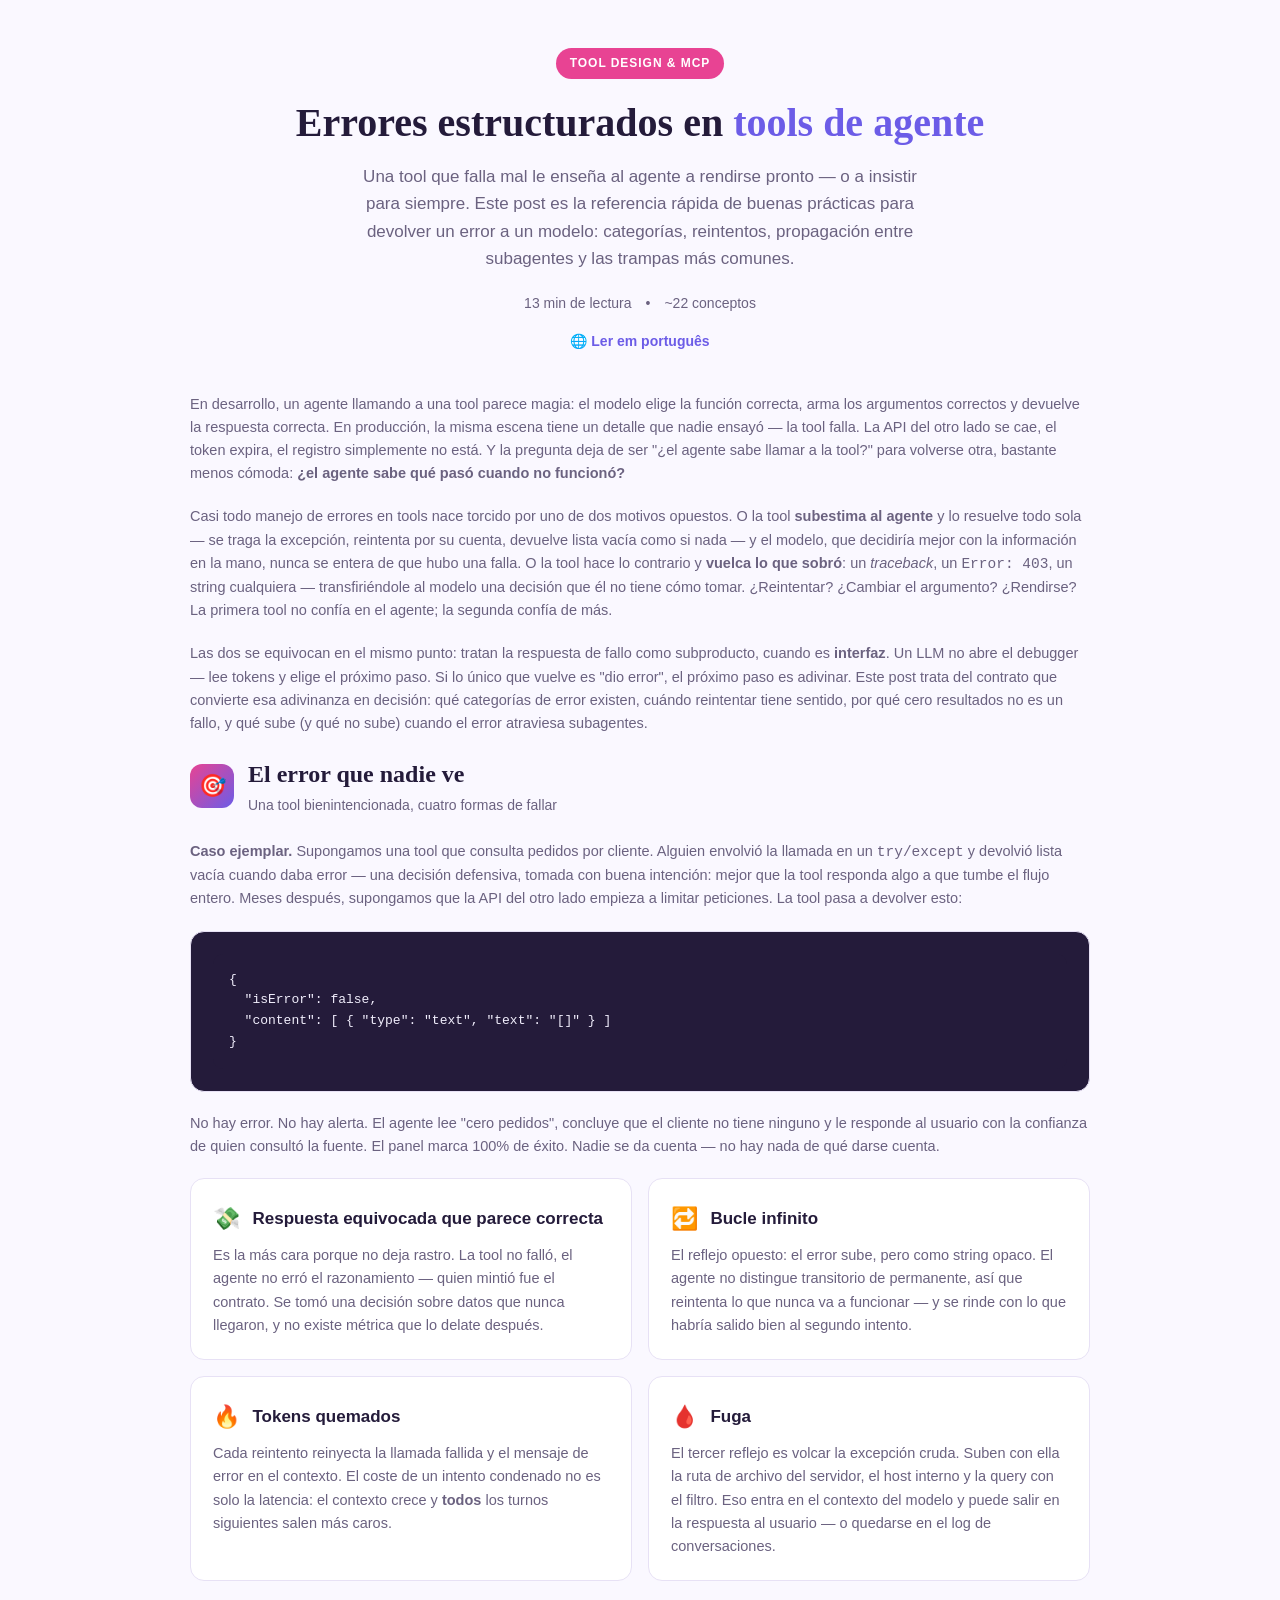
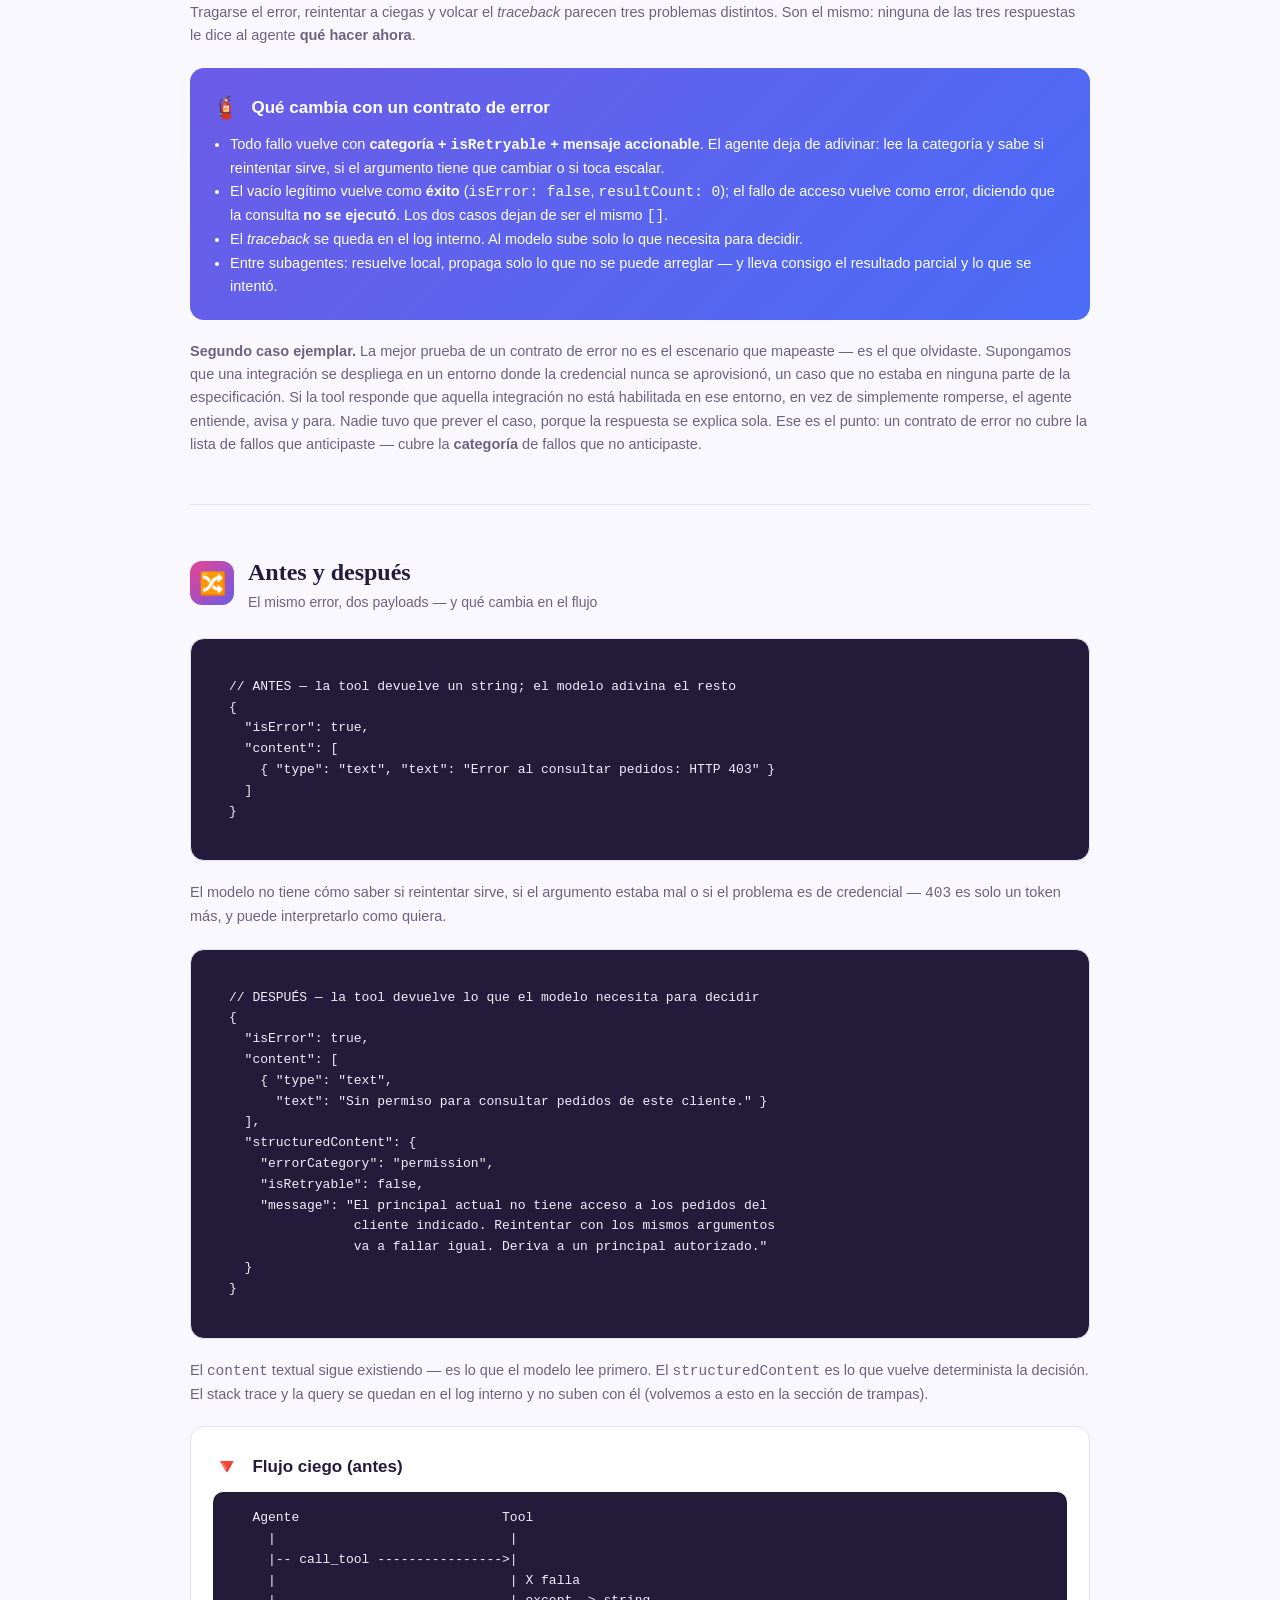
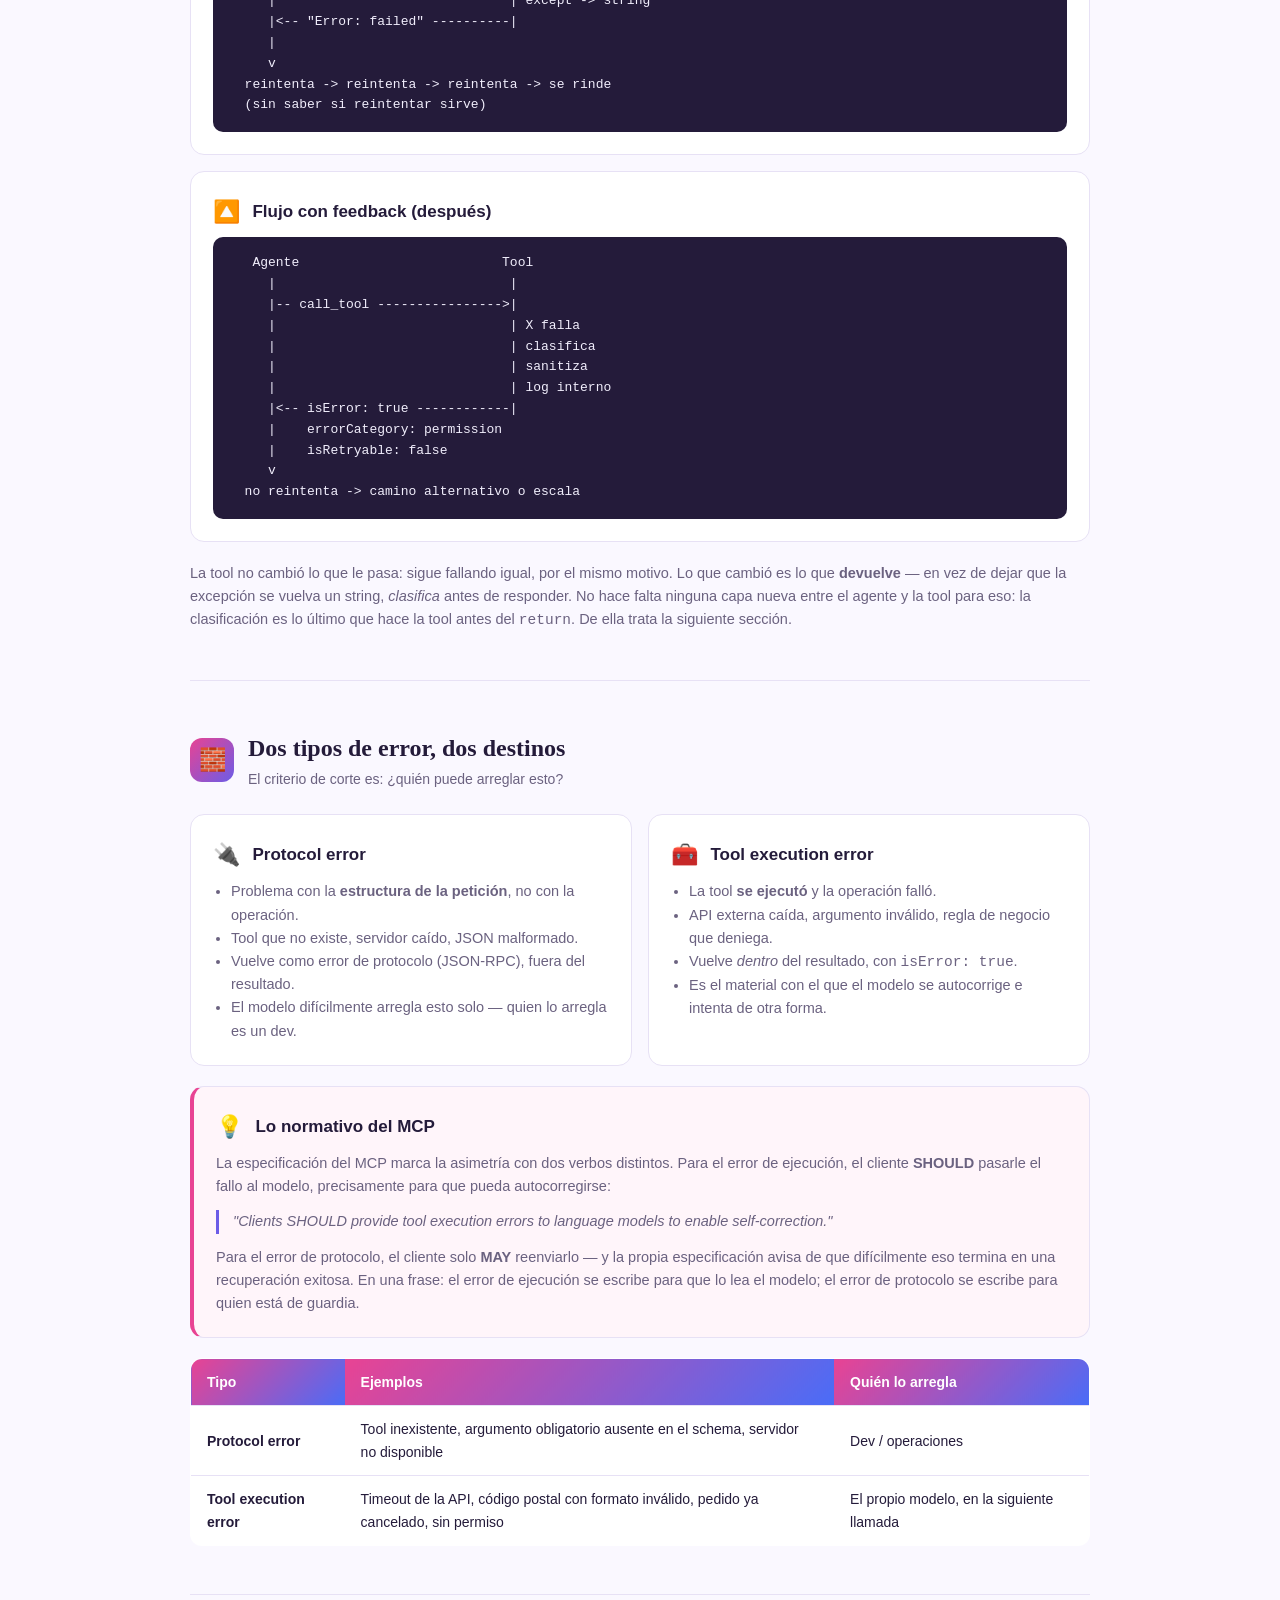
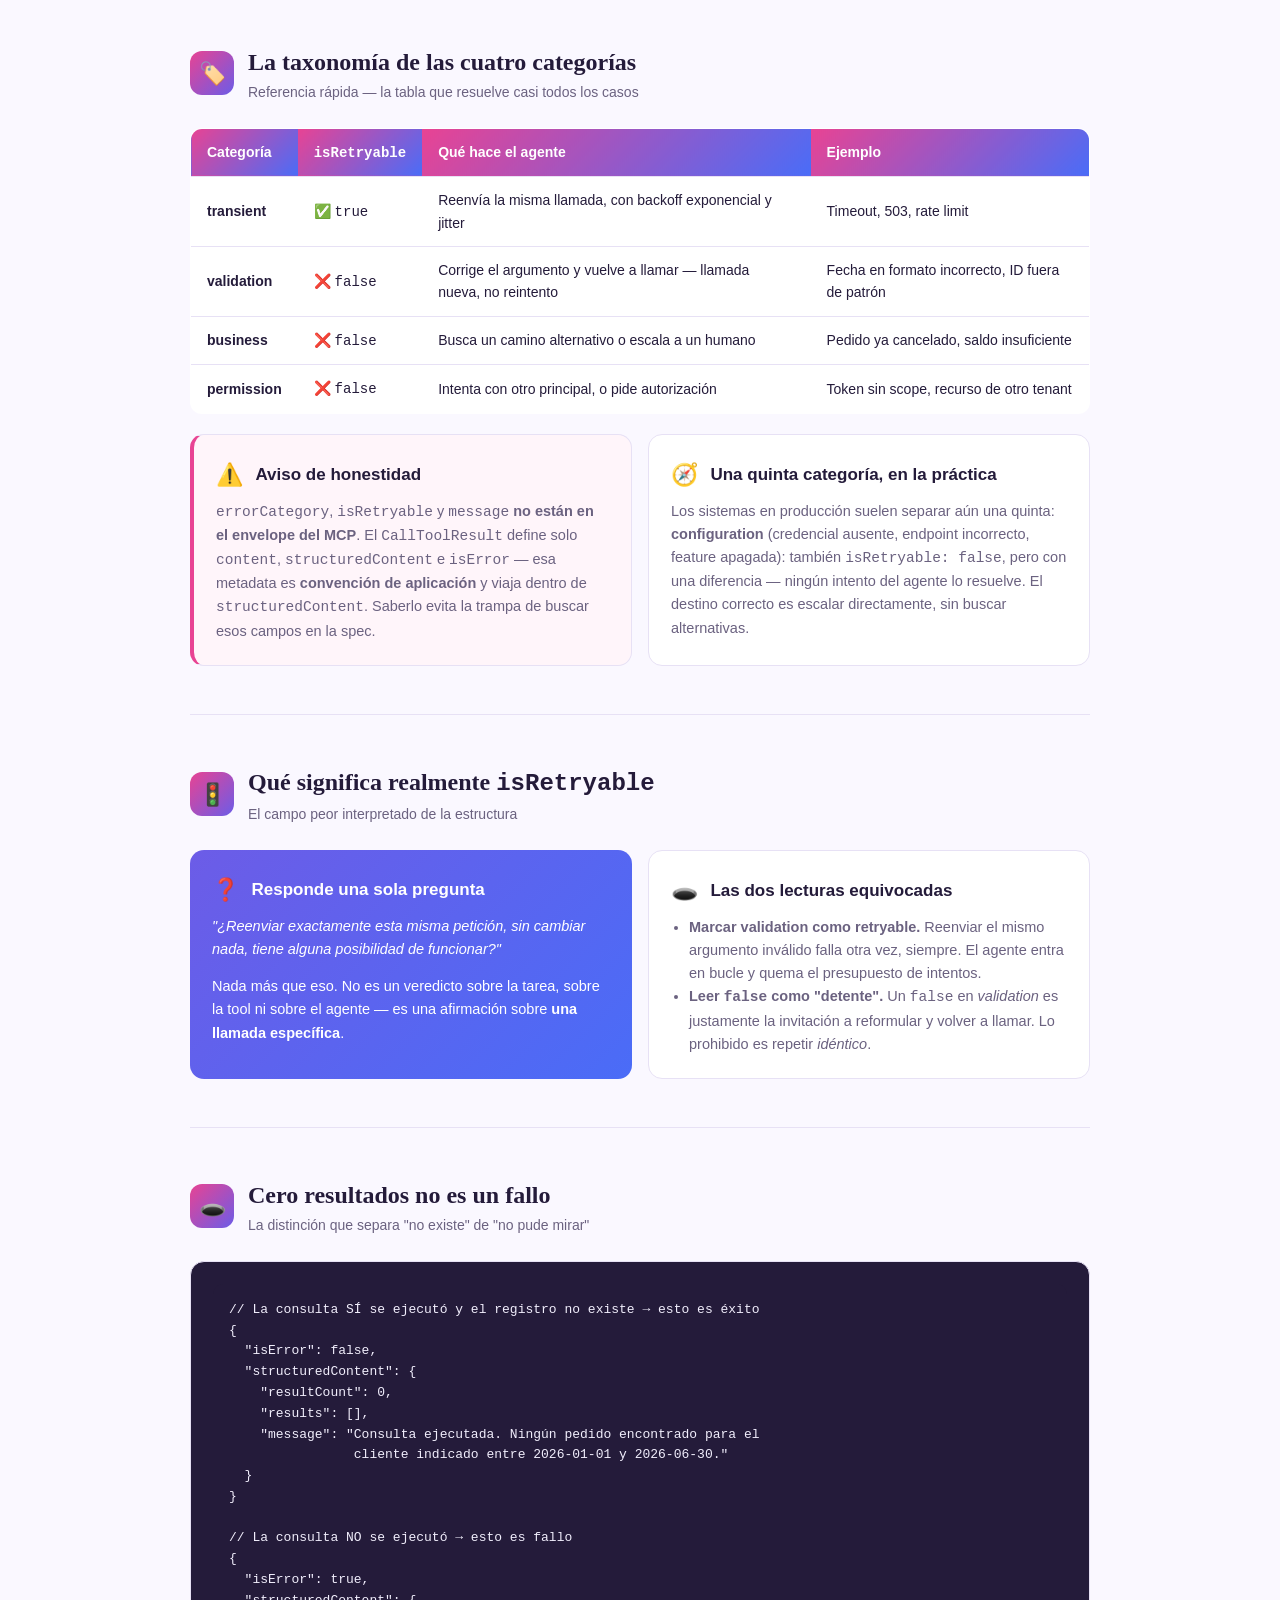
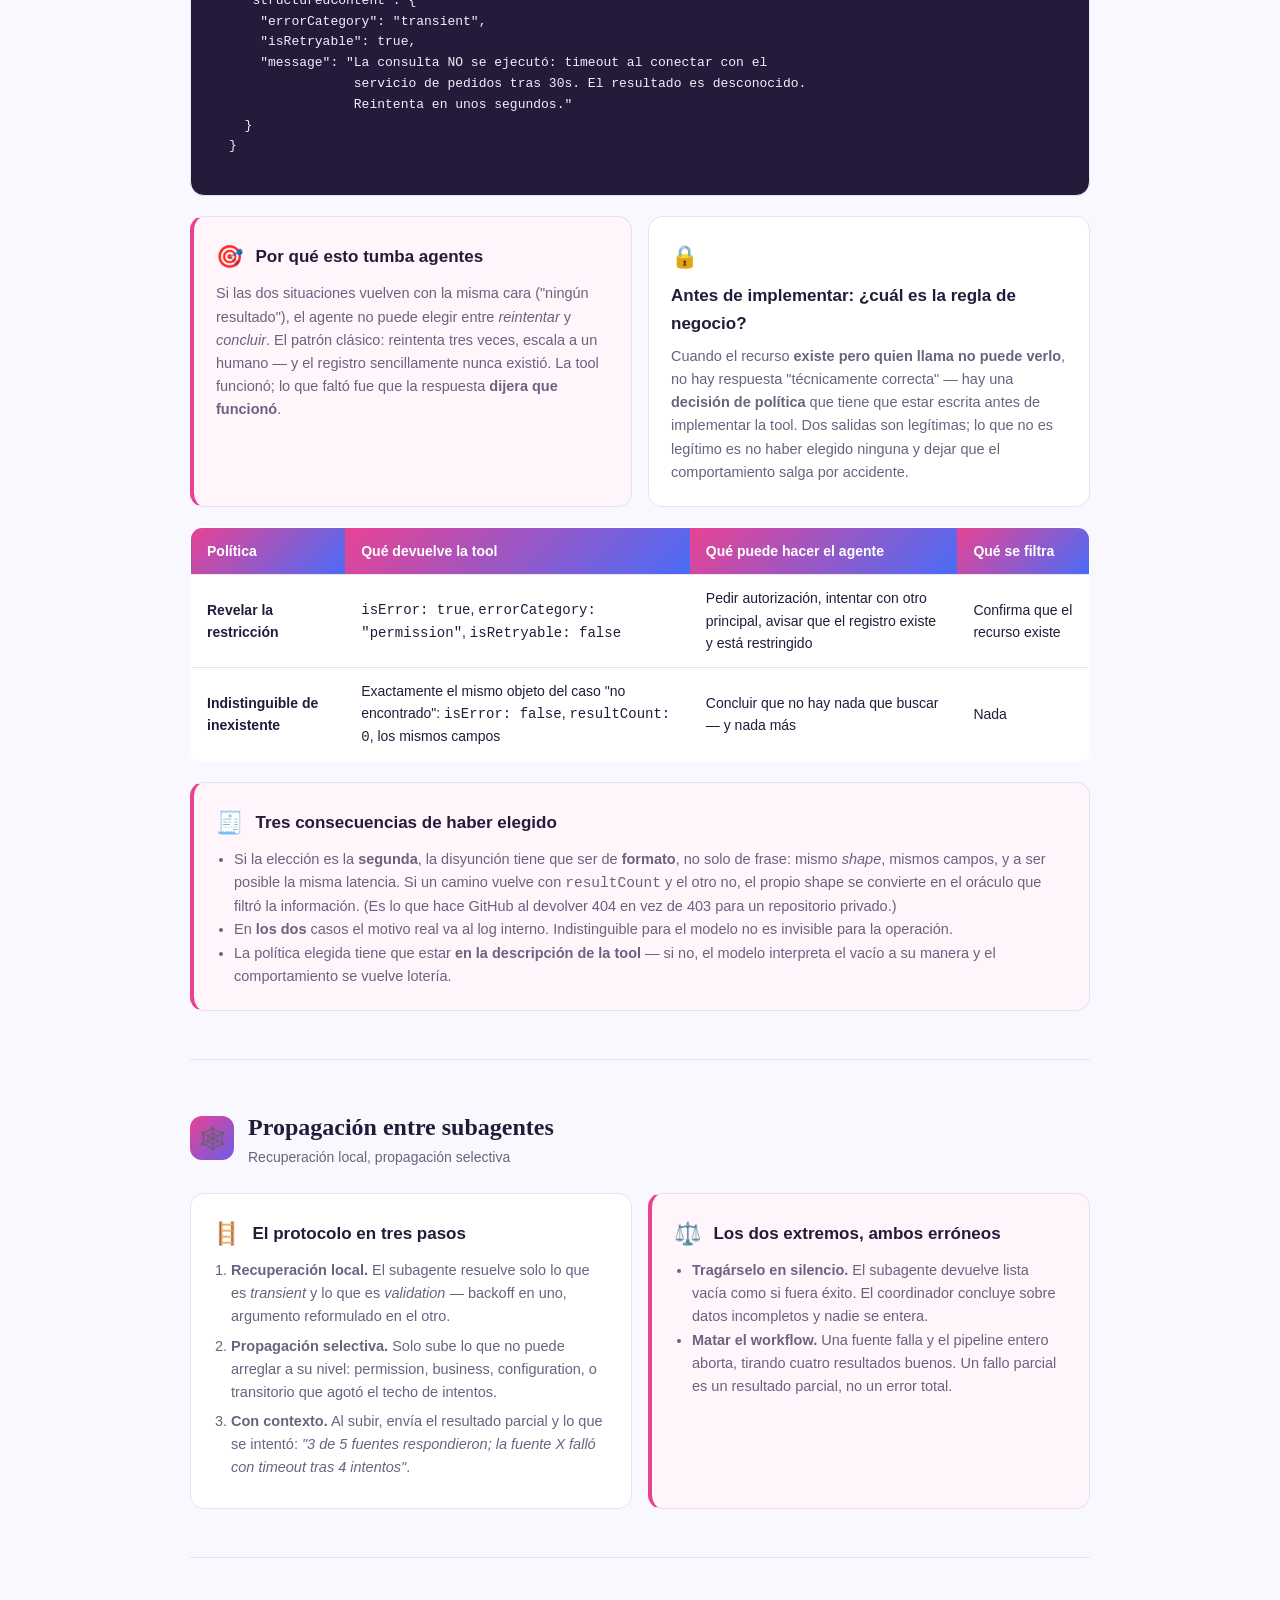
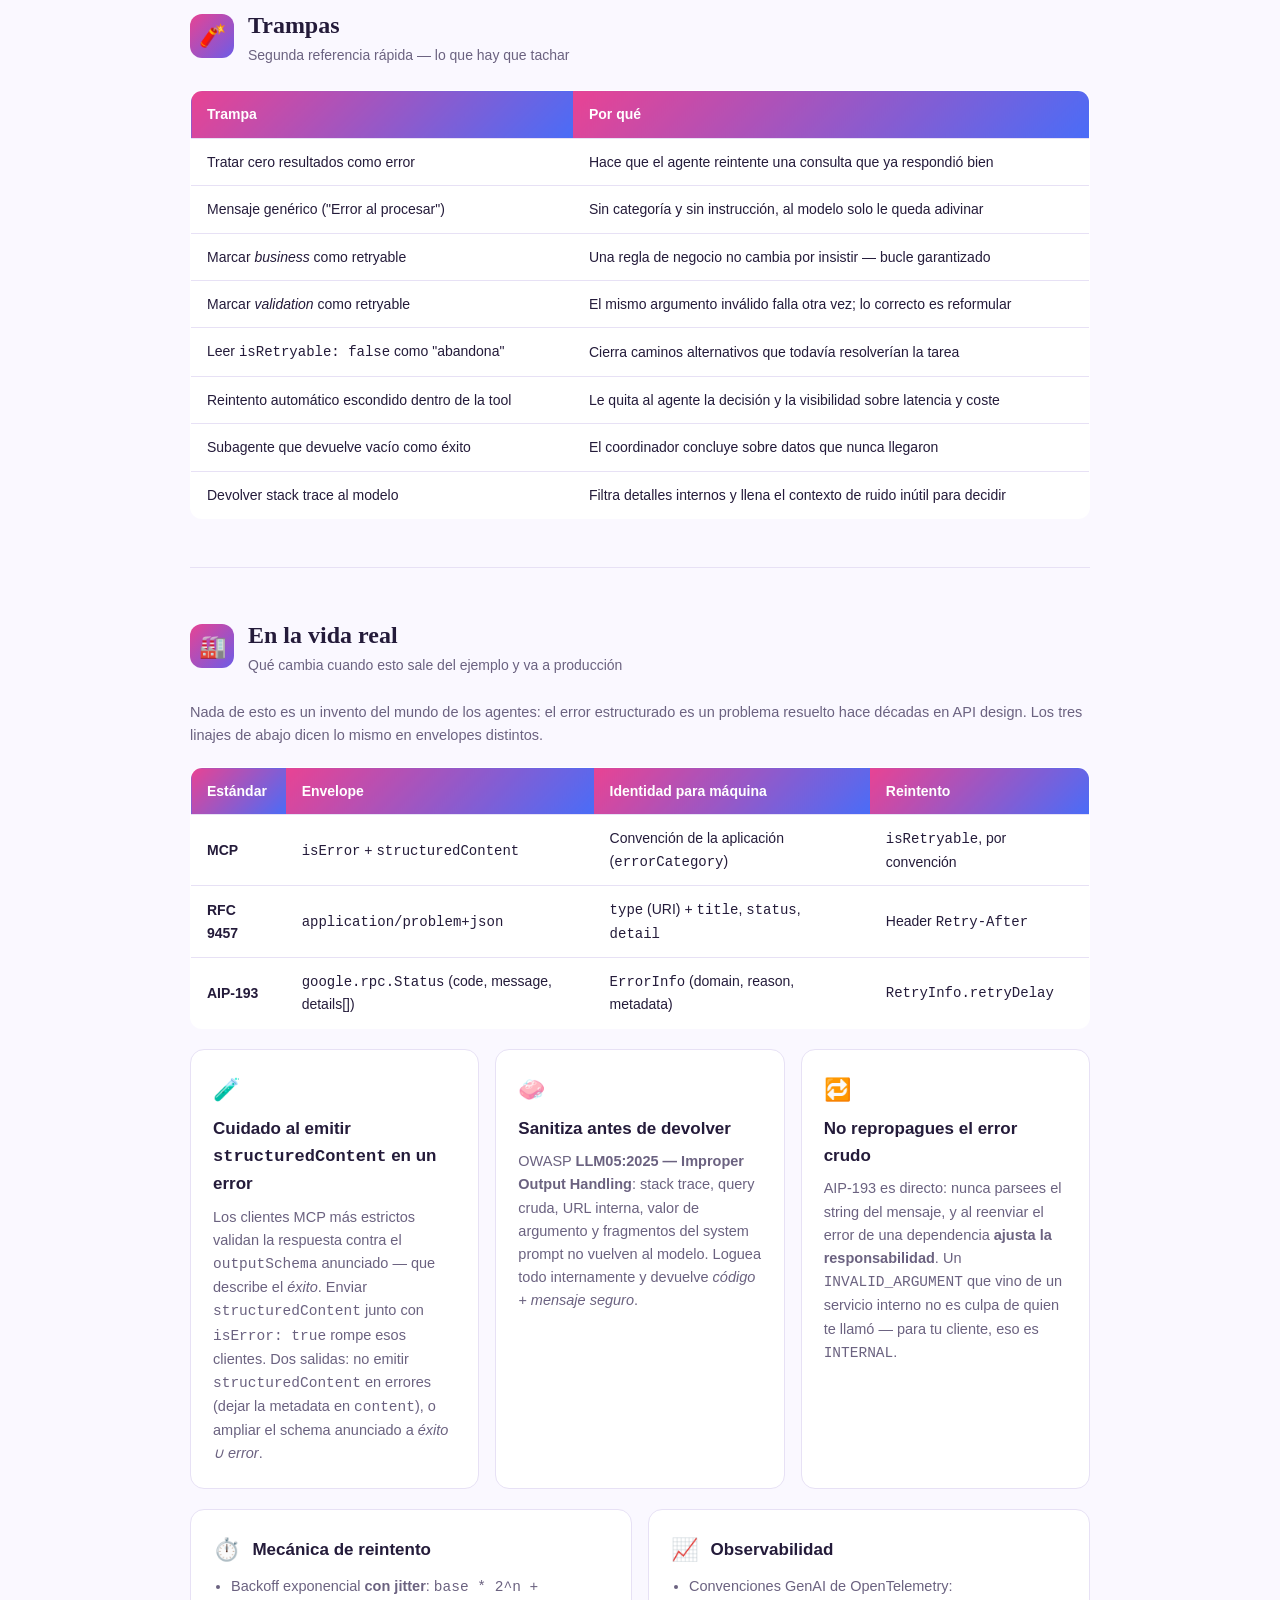
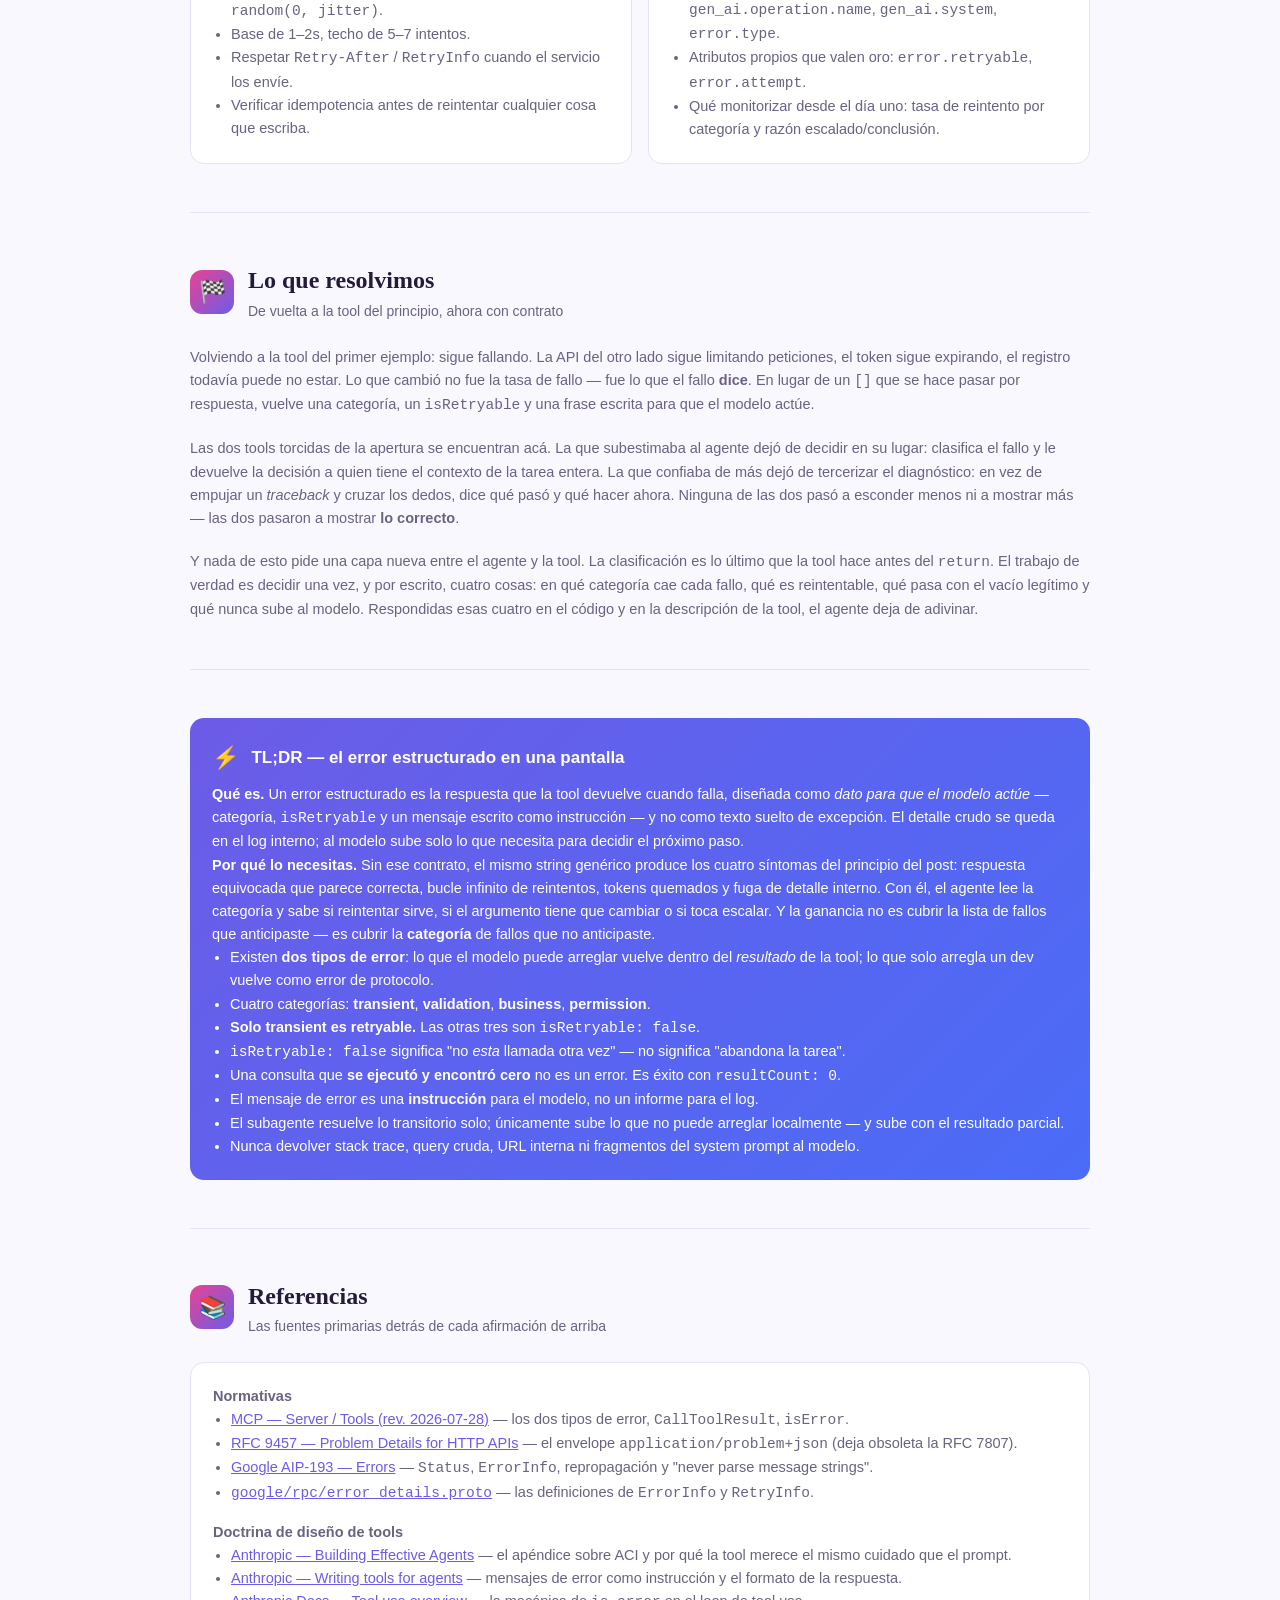
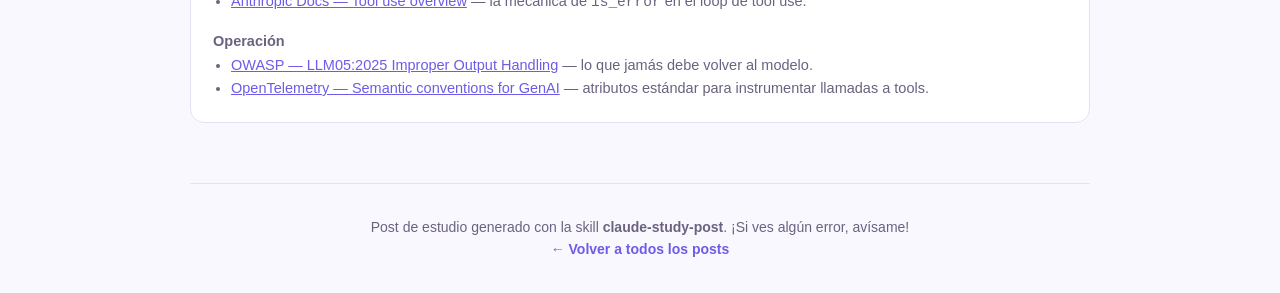
<file: docs/posts/2026-09-08-erros-estruturados-em-tools-es.html>
<!DOCTYPE html>
<html lang="es">
<head>
  <meta charset="UTF-8">
  <meta name="viewport" content="width=device-width, initial-scale=1.0">
  <title>Errores estructurados en tools de agente — Estudos Claude</title>
  <meta name="description" content="Las cuatro categorías de error, cuándo un error es retryable, por qué cero resultados no es un fallo y cómo propagar errores entre subagentes — con TL;DR para repaso rápido.">
  <link rel="stylesheet" href="../assets/style.css">
</head>
<body>

  <div class="hero">
    <span class="tag">Tool Design &amp; MCP</span>
    <h1>Errores estructurados en <span>tools de agente</span></h1>
    <p class="subtitle">
      Una tool que falla mal le enseña al agente a rendirse pronto — o a insistir para siempre.
      Este post es la referencia rápida de buenas prácticas para devolver un error a un modelo: categorías,
      reintentos, propagación entre subagentes y las trampas más comunes.
    </p>
    <div class="meta-row">
      <span>13 min de lectura</span>
      <span class="dot"></span>
      <span>~22 conceptos</span>
    </div>
    <p class="lang-switch">🌐 <a href="2026-09-08-erros-estruturados-em-tools.html">Ler em português</a></p>
  </div>


  <!-- ================= INTRODUCCIÓN ================= -->
  <p style="max-width:900px;margin:0 auto 20px;color:var(--ink-soft);font-size:14.5px;">
    En desarrollo, un agente llamando a una tool parece magia: el modelo elige la función correcta,
    arma los argumentos correctos y devuelve la respuesta correcta. En producción, la misma escena
    tiene un detalle que nadie ensayó — la tool falla. La API del otro lado se cae, el token expira,
    el registro simplemente no está. Y la pregunta deja de ser "¿el agente sabe llamar a la tool?"
    para volverse otra, bastante menos cómoda: <strong>¿el agente sabe qué pasó cuando no
    funcionó?</strong>
  </p>

  <p style="max-width:900px;margin:0 auto 20px;color:var(--ink-soft);font-size:14.5px;">
    Casi todo manejo de errores en tools nace torcido por uno de dos motivos opuestos. O la tool
    <strong>subestima al agente</strong> y lo resuelve todo sola — se traga la excepción, reintenta
    por su cuenta, devuelve lista vacía como si nada — y el modelo, que decidiría mejor con la
    información en la mano, nunca se entera de que hubo una falla. O la tool hace lo contrario y
    <strong>vuelca lo que sobró</strong>: un <em>traceback</em>, un <code>Error: 403</code>, un
    string cualquiera — transfiriéndole al modelo una decisión que él no tiene cómo tomar.
    ¿Reintentar? ¿Cambiar el argumento? ¿Rendirse? La primera tool no confía en el agente; la
    segunda confía de más.
  </p>

  <p style="max-width:900px;margin:0 auto 20px;color:var(--ink-soft);font-size:14.5px;">
    Las dos se equivocan en el mismo punto: tratan la respuesta de fallo como subproducto, cuando es
    <strong>interfaz</strong>. Un LLM no abre el debugger — lee tokens y elige el próximo paso. Si
    lo único que vuelve es "dio error", el próximo paso es adivinar. Este post trata del contrato
    que convierte esa adivinanza en decisión: qué categorías de error existen, cuándo reintentar
    tiene sentido, por qué cero resultados no es un fallo, y qué sube (y qué no sube) cuando el
    error atraviesa subagentes.
  </p>


  <!-- ================= EL ERROR QUE NADIE VE ================= -->
  <div class="section-label">
    <div class="icon-box">🎯</div>
    <div>
      <h2>El error que nadie ve</h2>
      <div class="subtitle">Una tool bienintencionada, cuatro formas de fallar</div>
    </div>
  </div>

  <p style="max-width:900px;margin:0 auto 20px;color:var(--ink-soft);font-size:14.5px;">
    <strong>Caso ejemplar.</strong> Supongamos una tool que consulta pedidos por cliente. Alguien
    envolvió la llamada en un <code>try/except</code> y devolvió lista vacía cuando daba error — una
    decisión defensiva, tomada con buena intención: mejor que la tool responda algo a que tumbe el
    flujo entero. Meses después, supongamos que la API del otro lado empieza a limitar peticiones.
    La tool pasa a devolver esto:
  </p>

  <div class="card-grid cols-1">
    <div class="card code-card">
      <div class="code-block">{
  "isError": false,
  "content": [ { "type": "text", "text": "[]" } ]
}</div>
    </div>
  </div>

  <p style="max-width:900px;margin:0 auto 20px;color:var(--ink-soft);font-size:14.5px;">
    No hay error. No hay alerta. El agente lee "cero pedidos", concluye que el cliente no tiene
    ninguno y le responde al usuario con la confianza de quien consultó la fuente. El panel marca
    100% de éxito. Nadie se da cuenta — no hay nada de qué darse cuenta.
  </p>

  <div class="card-grid cols-2">
    <div class="card">
      <span class="icon">💸</span>
      <h3>Respuesta equivocada que parece correcta</h3>
      <p>
        Es la más cara porque no deja rastro. La tool no falló, el agente no erró el razonamiento —
        quien mintió fue el contrato. Se tomó una decisión sobre datos que nunca llegaron, y no
        existe métrica que lo delate después.
      </p>
    </div>

    <div class="card">
      <span class="icon">🔁</span>
      <h3>Bucle infinito</h3>
      <p>
        El reflejo opuesto: el error sube, pero como string opaco. El agente no distingue
        transitorio de permanente, así que reintenta lo que nunca va a funcionar — y se rinde con lo
        que habría salido bien al segundo intento.
      </p>
    </div>

    <div class="card">
      <span class="icon">🔥</span>
      <h3>Tokens quemados</h3>
      <p>
        Cada reintento reinyecta la llamada fallida y el mensaje de error en el contexto. El coste
        de un intento condenado no es solo la latencia: el contexto crece y <strong>todos</strong>
        los turnos siguientes salen más caros.
      </p>
    </div>

    <div class="card">
      <span class="icon">🩸</span>
      <h3>Fuga</h3>
      <p>
        El tercer reflejo es volcar la excepción cruda. Suben con ella la ruta de archivo del
        servidor, el host interno y la query con el filtro. Eso entra en el contexto del modelo y
        puede salir en la respuesta al usuario — o quedarse en el log de conversaciones.
      </p>
    </div>
  </div>

  <p style="max-width:900px;margin:0 auto 20px;color:var(--ink-soft);font-size:14.5px;">
    Tragarse el error, reintentar a ciegas y volcar el <em>traceback</em> parecen tres problemas
    distintos. Son el mismo: ninguna de las tres respuestas le dice al agente <strong>qué hacer
    ahora</strong>.
  </p>

  <div class="card-grid cols-1">
    <div class="card dark-card">
      <span class="icon">🧯</span>
      <h3>Qué cambia con un contrato de error</h3>
      <ul>
        <li>Todo fallo vuelve con <strong>categoría + <code>isRetryable</code> + mensaje
          accionable</strong>. El agente deja de adivinar: lee la
          categoría y sabe si reintentar sirve, si el argumento tiene que cambiar o si toca
          escalar.</li>
        <li>El vacío legítimo vuelve como <strong>éxito</strong> (<code>isError: false</code>,
          <code>resultCount: 0</code>); el fallo de acceso vuelve como error, diciendo que la
          consulta <strong>no se ejecutó</strong>. Los dos casos dejan de ser el mismo
          <code>[]</code>.</li>
        <li>El <em>traceback</em> se queda en el log interno. Al modelo sube solo lo que necesita para decidir.</li>
        <li>Entre subagentes: resuelve local, propaga solo lo que no se puede arreglar — y lleva
          consigo el resultado parcial y lo que se intentó.</li>
      </ul>
    </div>
  </div>

  <p style="max-width:900px;margin:0 auto 20px;color:var(--ink-soft);font-size:14.5px;">
    <strong>Segundo caso ejemplar.</strong> La mejor prueba de un contrato de error no es el
    escenario que mapeaste — es el que olvidaste. Supongamos que una integración se despliega en un
    entorno donde la credencial nunca se aprovisionó, un caso que no estaba en ninguna parte de la
    especificación. Si la tool responde que aquella integración no está habilitada en ese entorno,
    en vez de simplemente romperse, el agente entiende, avisa y para. Nadie tuvo que prever el caso,
    porque la respuesta se explica sola. Ese es el punto: un contrato de error no cubre la lista de
    fallos que anticipaste — cubre la <strong>categoría</strong> de fallos que no anticipaste.
  </p>

  <hr class="divider">

  <!-- ================= ANTES Y DESPUÉS ================= -->
  <div class="section-label">
    <div class="icon-box">🔀</div>
    <div>
      <h2>Antes y después</h2>
      <div class="subtitle">El mismo error, dos payloads — y qué cambia en el flujo</div>
    </div>
  </div>

  <div class="card-grid cols-1">
    <div class="card code-card">
      <div class="code-block">// ANTES — la tool devuelve un string; el modelo adivina el resto
{
  "isError": true,
  "content": [
    { "type": "text", "text": "Error al consultar pedidos: HTTP 403" }
  ]
}</div>
    </div>
  </div>

  <p style="max-width:900px;margin:0 auto 20px;color:var(--ink-soft);font-size:14.5px;">
    El modelo no tiene cómo saber si reintentar sirve, si el argumento estaba mal o si el problema
    es de credencial — <code>403</code> es solo un token más, y puede interpretarlo como quiera.
  </p>

  <div class="card-grid cols-1">
    <div class="card code-card">
      <div class="code-block">// DESPUÉS — la tool devuelve lo que el modelo necesita para decidir
{
  "isError": true,
  "content": [
    { "type": "text",
      "text": "Sin permiso para consultar pedidos de este cliente." }
  ],
  "structuredContent": {
    "errorCategory": "permission",
    "isRetryable": false,
    "message": "El principal actual no tiene acceso a los pedidos del
                cliente indicado. Reintentar con los mismos argumentos
                va a fallar igual. Deriva a un principal autorizado."
  }
}</div>
    </div>
  </div>

  <p style="max-width:900px;margin:0 auto 20px;color:var(--ink-soft);font-size:14.5px;">
    El <code>content</code> textual sigue existiendo — es lo que el modelo lee primero. El
    <code>structuredContent</code> es lo que vuelve determinista la decisión. El stack trace y la query se quedan
    en el log interno y no suben con él (volvemos a esto en la sección de trampas).
  </p>

  <div class="card-grid cols-1">
    <div class="card">
      <span class="icon">🔻</span>
      <h3>Flujo ciego (antes)</h3>
      <div class="code-block">   Agente                          Tool
     |                              |
     |-- call_tool ---------------->|
     |                              | X falla
     |                              | except -> string
     |&lt;-- "Error: failed" ----------|
     |
     v
  reintenta -> reintenta -> reintenta -> se rinde
  (sin saber si reintentar sirve)</div>
    </div>

    <div class="card">
      <span class="icon">🔼</span>
      <h3>Flujo con feedback (después)</h3>
      <div class="code-block">   Agente                          Tool
     |                              |
     |-- call_tool ---------------->|
     |                              | X falla
     |                              | clasifica
     |                              | sanitiza
     |                              | log interno
     |&lt;-- isError: true ------------|
     |    errorCategory: permission
     |    isRetryable: false
     v
  no reintenta -> camino alternativo o escala</div>
    </div>
  </div>

  <p style="max-width:900px;margin:0 auto 20px;color:var(--ink-soft);font-size:14.5px;">
    La tool no cambió lo que le pasa: sigue fallando igual, por el mismo motivo. Lo que cambió es
    lo que <strong>devuelve</strong> — en vez de dejar que la excepción se vuelva un string,
    <em>clasifica</em> antes de responder. No hace falta ninguna capa nueva entre el agente y la
    tool para eso: la clasificación es lo último que hace la tool antes del <code>return</code>. De
    ella trata la siguiente sección.
  </p>

  <hr class="divider">

  <!-- ================= SECCIÓN 1 ================= -->
  <div class="section-label">
    <div class="icon-box">🧱</div>
    <div>
      <h2>Dos tipos de error, dos destinos</h2>
      <div class="subtitle">El criterio de corte es: ¿quién puede arreglar esto?</div>
    </div>
  </div>

  <div class="card-grid cols-2">
    <div class="card">
      <span class="icon">🔌</span>
      <h3>Protocol error</h3>
      <ul>
        <li>Problema con la <strong>estructura de la petición</strong>, no con la operación.</li>
        <li>Tool que no existe, servidor caído, JSON malformado.</li>
        <li>Vuelve como error de protocolo (JSON-RPC), fuera del resultado.</li>
        <li>El modelo difícilmente arregla esto solo — quien lo arregla es un dev.</li>
      </ul>
    </div>

    <div class="card">
      <span class="icon">🧰</span>
      <h3>Tool execution error</h3>
      <ul>
        <li>La tool <strong>se ejecutó</strong> y la operación falló.</li>
        <li>API externa caída, argumento inválido, regla de negocio que deniega.</li>
        <li>Vuelve <em>dentro</em> del resultado, con <code>isError: true</code>.</li>
        <li>Es el material con el que el modelo se autocorrige e intenta de otra forma.</li>
      </ul>
    </div>
  </div>

  <div class="card-grid cols-1">
    <div class="card callout">
      <span class="icon">💡</span>
      <h3>Lo normativo del MCP</h3>
      <p>
        La especificación del MCP marca la asimetría con dos verbos distintos. Para el error de
        ejecución, el cliente <strong>SHOULD</strong> pasarle el fallo al modelo, precisamente para
        que pueda autocorregirse:
      </p>
      <p style="margin:12px 0;padding-left:14px;border-left:3px solid var(--purple);color:var(--ink-soft);">
        <em>"Clients SHOULD provide tool execution errors to language models to enable
        self-correction."</em>
      </p>
      <p>
        Para el error de protocolo, el cliente solo <strong>MAY</strong> reenviarlo — y la propia
        especificación avisa de que difícilmente eso termina en una recuperación exitosa. En una
        frase: el error de ejecución se escribe para que lo lea el modelo; el error de protocolo se
        escribe para quien está de guardia.
      </p>
    </div>
  </div>

  <table class="compare-table">
    <thead>
      <tr>
        <th>Tipo</th>
        <th>Ejemplos</th>
        <th>Quién lo arregla</th>
      </tr>
    </thead>
    <tbody>
      <tr>
        <td><strong>Protocol error</strong></td>
        <td>Tool inexistente, argumento obligatorio ausente en el schema, servidor no disponible</td>
        <td>Dev / operaciones</td>
      </tr>
      <tr>
        <td><strong>Tool execution error</strong></td>
        <td>Timeout de la API, código postal con formato inválido, pedido ya cancelado, sin permiso</td>
        <td>El propio modelo, en la siguiente llamada</td>
      </tr>
    </tbody>
  </table>

  <hr class="divider">

  <!-- ================= SECCIÓN 2 ================= -->
  <div class="section-label">
    <div class="icon-box">🏷️</div>
    <div>
      <h2>La taxonomía de las cuatro categorías</h2>
      <div class="subtitle">Referencia rápida — la tabla que resuelve casi todos los casos</div>
    </div>
  </div>

  <table class="compare-table">
    <thead>
      <tr>
        <th>Categoría</th>
        <th><code>isRetryable</code></th>
        <th>Qué hace el agente</th>
        <th>Ejemplo</th>
      </tr>
    </thead>
    <tbody>
      <tr>
        <td><strong>transient</strong></td>
        <td>✅ <code>true</code></td>
        <td>Reenvía la misma llamada, con backoff exponencial y jitter</td>
        <td>Timeout, 503, rate limit</td>
      </tr>
      <tr>
        <td><strong>validation</strong></td>
        <td>❌ <code>false</code></td>
        <td>Corrige el argumento y vuelve a llamar — llamada nueva, no reintento</td>
        <td>Fecha en formato incorrecto, ID fuera de patrón</td>
      </tr>
      <tr>
        <td><strong>business</strong></td>
        <td>❌ <code>false</code></td>
        <td>Busca un camino alternativo o escala a un humano</td>
        <td>Pedido ya cancelado, saldo insuficiente</td>
      </tr>
      <tr>
        <td><strong>permission</strong></td>
        <td>❌ <code>false</code></td>
        <td>Intenta con otro principal, o pide autorización</td>
        <td>Token sin scope, recurso de otro tenant</td>
      </tr>
    </tbody>
  </table>

  <div class="card-grid cols-2">
    <div class="card callout">
      <span class="icon">⚠️</span>
      <h3>Aviso de honestidad</h3>
      <p>
        <code>errorCategory</code>, <code>isRetryable</code> y <code>message</code>
        <strong>no están en el envelope del MCP</strong>. El <code>CallToolResult</code> define solo
        <code>content</code>, <code>structuredContent</code> e <code>isError</code> — esa metadata
        es <strong>convención de aplicación</strong> y viaja dentro de
        <code>structuredContent</code>. Saberlo evita la trampa de buscar esos campos en la spec.
      </p>
    </div>

    <div class="card">
      <span class="icon">🧭</span>
      <h3>Una quinta categoría, en la práctica</h3>
      <p>
        Los sistemas en producción suelen separar aún una quinta:
        <strong>configuration</strong> (credencial ausente, endpoint incorrecto, feature apagada):
        también <code>isRetryable: false</code>, pero con una diferencia — ningún intento del agente
        lo resuelve. El destino correcto es escalar directamente, sin buscar alternativas.
      </p>
    </div>
  </div>

  <hr class="divider">

  <!-- ================= SECCIÓN 3 ================= -->
  <div class="section-label">
    <div class="icon-box">🚦</div>
    <div>
      <h2>Qué significa realmente <code>isRetryable</code></h2>
      <div class="subtitle">El campo peor interpretado de la estructura</div>
    </div>
  </div>

  <div class="card-grid cols-2">
    <div class="card dark-card">
      <span class="icon">❓</span>
      <h3>Responde una sola pregunta</h3>
      <p>
        <em>"¿Reenviar exactamente esta misma petición, sin cambiar nada, tiene alguna posibilidad
        de funcionar?"</em>
      </p>
      <p style="margin-top:14px;">
        Nada más que eso. No es un veredicto sobre la tarea, sobre la tool ni sobre el agente — es
        una afirmación sobre <strong>una llamada específica</strong>.
      </p>
    </div>

    <div class="card">
      <span class="icon">🕳️</span>
      <h3>Las dos lecturas equivocadas</h3>
      <ul>
        <li><strong>Marcar validation como retryable.</strong> Reenviar el mismo argumento inválido
          falla otra vez, siempre. El agente entra en bucle y quema el presupuesto de
          intentos.</li>
        <li><strong>Leer <code>false</code> como "detente".</strong> Un <code>false</code> en
          <em>validation</em> es justamente la invitación a reformular y volver a llamar. Lo
          prohibido es repetir <em>idéntico</em>.</li>
      </ul>
    </div>
  </div>

  <hr class="divider">

  <!-- ================= SECCIÓN 4 ================= -->
  <div class="section-label">
    <div class="icon-box">🕳️</div>
    <div>
      <h2>Cero resultados no es un fallo</h2>
      <div class="subtitle">La distinción que separa "no existe" de "no pude mirar"</div>
    </div>
  </div>

  <div class="card-grid cols-1">
    <div class="card code-card">
      <div class="code-block">// La consulta SÍ se ejecutó y el registro no existe → esto es éxito
{
  "isError": false,
  "structuredContent": {
    "resultCount": 0,
    "results": [],
    "message": "Consulta ejecutada. Ningún pedido encontrado para el
                cliente indicado entre 2026-01-01 y 2026-06-30."
  }
}

// La consulta NO se ejecutó → esto es fallo
{
  "isError": true,
  "structuredContent": {
    "errorCategory": "transient",
    "isRetryable": true,
    "message": "La consulta NO se ejecutó: timeout al conectar con el
                servicio de pedidos tras 30s. El resultado es desconocido.
                Reintenta en unos segundos."
  }
}</div>
    </div>
  </div>

  <div class="card-grid cols-2">
    <div class="card callout">
      <span class="icon">🎯</span>
      <h3>Por qué esto tumba agentes</h3>
      <p>
        Si las dos situaciones vuelven con la misma cara ("ningún resultado"), el agente no puede
        elegir entre <em>reintentar</em> y <em>concluir</em>. El patrón clásico: reintenta tres
        veces, escala a un humano — y el registro sencillamente nunca existió. La tool funcionó; lo
        que faltó fue que la respuesta <strong>dijera que funcionó</strong>.
      </p>
    </div>

    <div class="card">
      <span class="icon">🔒</span>
      <h3>Antes de implementar: ¿cuál es la regla de negocio?</h3>
      <p>
        Cuando el recurso <strong>existe pero quien llama no puede verlo</strong>, no hay respuesta
        "técnicamente correcta" — hay una <strong>decisión de política</strong> que tiene que estar
        escrita antes de implementar la tool. Dos salidas son legítimas; lo que no es legítimo es no
        haber elegido ninguna y dejar que el comportamiento salga por accidente.
      </p>
    </div>
  </div>

  <table class="compare-table">
    <thead>
      <tr>
        <th>Política</th>
        <th>Qué devuelve la tool</th>
        <th>Qué puede hacer el agente</th>
        <th>Qué se filtra</th>
      </tr>
    </thead>
    <tbody>
      <tr>
        <td><strong>Revelar la restricción</strong></td>
        <td><code>isError: true</code>, <code>errorCategory: "permission"</code>,
          <code>isRetryable: false</code></td>
        <td>Pedir autorización, intentar con otro principal, avisar que el registro existe y está
          restringido</td>
        <td>Confirma que el recurso existe</td>
      </tr>
      <tr>
        <td><strong>Indistinguible de inexistente</strong></td>
        <td>Exactamente el mismo objeto del caso "no encontrado": <code>isError: false</code>,
          <code>resultCount: 0</code>, los mismos campos</td>
        <td>Concluir que no hay nada que buscar — y nada más</td>
        <td>Nada</td>
      </tr>
    </tbody>
  </table>

  <div class="card-grid cols-1">
    <div class="card callout">
      <span class="icon">🧾</span>
      <h3>Tres consecuencias de haber elegido</h3>
      <ul>
        <li>Si la elección es la <strong>segunda</strong>, la disyunción tiene que ser de
          <strong>formato</strong>, no solo de frase: mismo <em>shape</em>, mismos campos, y a ser
          posible la misma latencia. Si un camino vuelve con <code>resultCount</code> y el otro no,
          el propio shape se convierte en el oráculo que filtró la información. (Es lo que hace
          GitHub al devolver 404 en vez de 403 para un repositorio privado.)</li>
        <li>En <strong>los dos</strong> casos el motivo real va al log interno. Indistinguible para el modelo no es invisible para la
          operación.</li>
        <li>La política elegida tiene que estar <strong>en la descripción de la tool</strong> — si
          no, el modelo interpreta el vacío a su manera y el comportamiento se vuelve lotería.</li>
      </ul>
    </div>
  </div>

  <hr class="divider">

  <!-- ================= SECCIÓN 5 ================= -->
  <div class="section-label">
    <div class="icon-box">🕸️</div>
    <div>
      <h2>Propagación entre subagentes</h2>
      <div class="subtitle">Recuperación local, propagación selectiva</div>
    </div>
  </div>

  <div class="card-grid cols-2">
    <div class="card">
      <span class="icon">🪜</span>
      <h3>El protocolo en tres pasos</h3>
      <ol class="steps">
        <li><strong>Recuperación local.</strong> El subagente resuelve solo lo que es
          <em>transient</em> y lo que es <em>validation</em> — backoff en uno, argumento
          reformulado en el otro.</li>
        <li><strong>Propagación selectiva.</strong> Solo sube lo que no puede arreglar a su nivel:
          permission, business, configuration, o transitorio que agotó el techo de intentos.</li>
        <li><strong>Con contexto.</strong> Al subir, envía el resultado parcial y lo que se
          intentó: <em>"3 de 5 fuentes respondieron; la fuente X falló con timeout tras 4
          intentos"</em>.</li>
      </ol>
    </div>

    <div class="card callout">
      <span class="icon">⚖️</span>
      <h3>Los dos extremos, ambos erróneos</h3>
      <ul>
        <li><strong>Tragárselo en silencio.</strong> El subagente devuelve lista vacía como si
          fuera éxito. El coordinador concluye sobre datos incompletos y nadie se entera.</li>
        <li><strong>Matar el workflow.</strong> Una fuente falla y el pipeline entero aborta,
          tirando cuatro resultados buenos. Un fallo parcial es un resultado parcial, no un error
          total.</li>
      </ul>
    </div>
  </div>

  <hr class="divider">

  <!-- ================= SECCIÓN 6 ================= -->
  <div class="section-label">
    <div class="icon-box">🧨</div>
    <div>
      <h2>Trampas</h2>
      <div class="subtitle">Segunda referencia rápida — lo que hay que tachar</div>
    </div>
  </div>

  <table class="compare-table">
    <thead>
      <tr>
        <th>Trampa</th>
        <th>Por qué</th>
      </tr>
    </thead>
    <tbody>
      <tr>
        <td>Tratar cero resultados como error</td>
        <td>Hace que el agente reintente una consulta que ya respondió bien</td>
      </tr>
      <tr>
        <td>Mensaje genérico ("Error al procesar")</td>
        <td>Sin categoría y sin instrucción, al modelo solo le queda adivinar</td>
      </tr>
      <tr>
        <td>Marcar <em>business</em> como retryable</td>
        <td>Una regla de negocio no cambia por insistir — bucle garantizado</td>
      </tr>
      <tr>
        <td>Marcar <em>validation</em> como retryable</td>
        <td>El mismo argumento inválido falla otra vez; lo correcto es reformular</td>
      </tr>
      <tr>
        <td>Leer <code>isRetryable: false</code> como "abandona"</td>
        <td>Cierra caminos alternativos que todavía resolverían la tarea</td>
      </tr>
      <tr>
        <td>Reintento automático escondido dentro de la tool</td>
        <td>Le quita al agente la decisión y la visibilidad sobre latencia y coste</td>
      </tr>
      <tr>
        <td>Subagente que devuelve vacío como éxito</td>
        <td>El coordinador concluye sobre datos que nunca llegaron</td>
      </tr>
      <tr>
        <td>Devolver stack trace al modelo</td>
        <td>Filtra detalles internos y llena el contexto de ruido inútil para decidir</td>
      </tr>
    </tbody>
  </table>

  <hr class="divider">

  <!-- ================= SECCIÓN 7 ================= -->
  <div class="section-label">
    <div class="icon-box">🏭</div>
    <div>
      <h2>En la vida real</h2>
      <div class="subtitle">Qué cambia cuando esto sale del ejemplo y va a producción</div>
    </div>
  </div>

  <p style="max-width:900px;margin:0 auto 20px;color:var(--ink-soft);font-size:14.5px;">
    Nada de esto es un invento del mundo de los agentes: el error estructurado es un problema
    resuelto hace décadas en API design. Los tres linajes de abajo dicen lo mismo en envelopes
    distintos.
  </p>

  <table class="compare-table">
    <thead>
      <tr>
        <th>Estándar</th>
        <th>Envelope</th>
        <th>Identidad para máquina</th>
        <th>Reintento</th>
      </tr>
    </thead>
    <tbody>
      <tr>
        <td><strong>MCP</strong></td>
        <td><code>isError</code> + <code>structuredContent</code></td>
        <td>Convención de la aplicación (<code>errorCategory</code>)</td>
        <td><code>isRetryable</code>, por convención</td>
      </tr>
      <tr>
        <td><strong>RFC 9457</strong></td>
        <td><code>application/problem+json</code></td>
        <td><code>type</code> (URI) + <code>title</code>, <code>status</code>, <code>detail</code></td>
        <td>Header <code>Retry-After</code></td>
      </tr>
      <tr>
        <td><strong>AIP-193</strong></td>
        <td><code>google.rpc.Status</code> (code, message, details[])</td>
        <td><code>ErrorInfo</code> (domain, reason, metadata)</td>
        <td><code>RetryInfo.retryDelay</code></td>
      </tr>
    </tbody>
  </table>

  <div class="card-grid cols-3">
    <div class="card">
      <span class="icon">🧪</span>
      <h3>Cuidado al emitir <code>structuredContent</code> en un error</h3>
      <p>
        Los clientes MCP más estrictos validan la respuesta contra el <code>outputSchema</code>
        anunciado — que describe el <em>éxito</em>. Enviar <code>structuredContent</code> junto con
        <code>isError: true</code> rompe esos clientes. Dos salidas: no emitir
        <code>structuredContent</code> en errores (dejar la metadata en <code>content</code>), o
        ampliar el schema anunciado a <em>éxito ∪ error</em>.
      </p>
    </div>

    <div class="card">
      <span class="icon">🧼</span>
      <h3>Sanitiza antes de devolver</h3>
      <p>
        OWASP <strong>LLM05:2025 — Improper Output Handling</strong>: stack trace, query cruda, URL
        interna, valor de argumento y fragmentos del system prompt no vuelven al modelo. Loguea todo
        internamente y devuelve <em>código + mensaje seguro</em>.
      </p>
    </div>

    <div class="card">
      <span class="icon">🔁</span>
      <h3>No repropagues el error crudo</h3>
      <p>
        AIP-193 es directo: nunca parsees el string del mensaje, y al reenviar el error de una
        dependencia <strong>ajusta la responsabilidad</strong>. Un <code>INVALID_ARGUMENT</code> que
        vino de un servicio interno no es culpa de quien te llamó — para tu cliente, eso es
        <code>INTERNAL</code>.
      </p>
    </div>
  </div>

  <div class="card-grid cols-2">
    <div class="card">
      <span class="icon">⏱️</span>
      <h3>Mecánica de reintento</h3>
      <ul>
        <li>Backoff exponencial <strong>con jitter</strong>: <code>base * 2^n + random(0, jitter)</code>.</li>
        <li>Base de 1–2s, techo de 5–7 intentos.</li>
        <li>Respetar <code>Retry-After</code> / <code>RetryInfo</code> cuando el servicio los envíe.</li>
        <li>Verificar idempotencia antes de reintentar cualquier cosa que escriba.</li>
      </ul>
    </div>

    <div class="card">
      <span class="icon">📈</span>
      <h3>Observabilidad</h3>
      <ul>
        <li>Convenciones GenAI de OpenTelemetry: <code>gen_ai.operation.name</code>,
          <code>gen_ai.system</code>, <code>error.type</code>.</li>
        <li>Atributos propios que valen oro: <code>error.retryable</code>,
          <code>error.attempt</code>.</li>
        <li>Qué monitorizar desde el día uno: tasa de reintento por categoría y razón
          escalado/conclusión.</li>
      </ul>
    </div>
  </div>

  <hr class="divider">

  <!-- ================= CONCLUSIÓN ================= -->
  <div class="section-label">
    <div class="icon-box">🏁</div>
    <div>
      <h2>Lo que resolvimos</h2>
      <div class="subtitle">De vuelta a la tool del principio, ahora con contrato</div>
    </div>
  </div>

  <p style="max-width:900px;margin:0 auto 20px;color:var(--ink-soft);font-size:14.5px;">
    Volviendo a la tool del primer ejemplo: sigue fallando. La API del otro lado sigue limitando
    peticiones, el token sigue expirando, el registro todavía puede no estar. Lo que cambió no fue
    la tasa de fallo — fue lo que el fallo <strong>dice</strong>. En lugar de un <code>[]</code> que
    se hace pasar por respuesta, vuelve una categoría, un <code>isRetryable</code> y una frase
    escrita para que el modelo actúe.
  </p>

  <p style="max-width:900px;margin:0 auto 20px;color:var(--ink-soft);font-size:14.5px;">
    Las dos tools torcidas de la apertura se encuentran acá. La que subestimaba al agente dejó de
    decidir en su lugar: clasifica el fallo y le devuelve la decisión a quien tiene el contexto de
    la tarea entera. La que confiaba de más dejó de tercerizar el diagnóstico: en vez de empujar un
    <em>traceback</em> y cruzar los dedos, dice qué pasó y qué hacer ahora. Ninguna de las dos pasó
    a esconder menos ni a mostrar más — las dos pasaron a mostrar <strong>lo correcto</strong>.
  </p>

  <p style="max-width:900px;margin:0 auto 20px;color:var(--ink-soft);font-size:14.5px;">
    Y nada de esto pide una capa nueva entre el agente y la tool. La clasificación es lo último que
    la tool hace antes del <code>return</code>. El trabajo de verdad es decidir una vez, y por
    escrito, cuatro cosas: en qué categoría cae cada fallo, qué es reintentable, qué pasa con el
    vacío legítimo y qué nunca sube al modelo. Respondidas esas cuatro en el código y en la
    descripción de la tool, el agente deja de adivinar.
  </p>

  <hr class="divider">

  <div class="card-grid cols-1">
    <div class="card dark-card">
      <span class="icon">⚡</span>
      <h3>TL;DR — el error estructurado en una pantalla</h3>
      <p>
        <strong>Qué es.</strong> Un error estructurado es la respuesta que la tool devuelve cuando
        falla, diseñada como <em>dato para que el modelo actúe</em> — categoría,
        <code>isRetryable</code> y un mensaje escrito como instrucción — y no como texto suelto de
        excepción. El detalle crudo se queda en el log interno; al modelo sube solo lo que necesita
        para decidir el próximo paso.
      </p>
      <p>
        <strong>Por qué lo necesitas.</strong> Sin ese contrato, el mismo string genérico produce
        los cuatro síntomas del principio del post: respuesta equivocada que parece correcta, bucle
        infinito de reintentos, tokens quemados y fuga de detalle interno. Con él, el agente lee la
        categoría y sabe si reintentar sirve, si el argumento tiene que cambiar o si toca escalar. Y
        la ganancia no es cubrir la lista de fallos que anticipaste — es cubrir la
        <strong>categoría</strong> de fallos que no anticipaste.
      </p>
      <ul>
        <li>Existen <strong>dos tipos de error</strong>: lo que el modelo puede arreglar vuelve
          dentro del <em>resultado</em> de la tool; lo que solo arregla un dev vuelve como error de
          protocolo.</li>
        <li>Cuatro categorías: <strong>transient</strong>, <strong>validation</strong>,
          <strong>business</strong>, <strong>permission</strong>.</li>
        <li><strong>Solo transient es retryable.</strong> Las otras tres son
          <code>isRetryable: false</code>.</li>
        <li><code>isRetryable: false</code> significa "no <em>esta</em> llamada otra vez" — no
          significa "abandona la tarea".</li>
        <li>Una consulta que <strong>se ejecutó y encontró cero</strong> no es un error. Es éxito
          con <code>resultCount: 0</code>.</li>
        <li>El mensaje de error es una <strong>instrucción</strong> para el modelo, no un informe
          para el log.</li>
        <li>El subagente resuelve lo transitorio solo; únicamente sube lo que no puede arreglar
          localmente — y sube con el resultado parcial.</li>
        <li>Nunca devolver stack trace, query cruda, URL interna ni fragmentos del system prompt al
          modelo.</li>
      </ul>
    </div>
  </div>

  <hr class="divider">

  <!-- ================= SECCIÓN 8 — REFERENCIAS ================= -->
  <div class="section-label">
    <div class="icon-box">📚</div>
    <div>
      <h2>Referencias</h2>
      <div class="subtitle">Las fuentes primarias detrás de cada afirmación de arriba</div>
    </div>
  </div>

  <div class="card-grid cols-1">
    <div class="card">
      <p><strong>Normativas</strong></p>
      <ul>
        <li><a href="https://modelcontextprotocol.io/specification/2026-07-28/server/tools" target="_blank" rel="noopener noreferrer">MCP — Server / Tools (rev. 2026-07-28)</a>
          — los dos tipos de error, <code>CallToolResult</code>, <code>isError</code>.</li>
        <li><a href="https://www.rfc-editor.org/rfc/rfc9457.html" target="_blank" rel="noopener noreferrer">RFC 9457 — Problem Details for HTTP APIs</a>
          — el envelope <code>application/problem+json</code> (deja obsoleta la RFC 7807).</li>
        <li><a href="https://google.aip.dev/193" target="_blank" rel="noopener noreferrer">Google AIP-193 — Errors</a>
          — <code>Status</code>, <code>ErrorInfo</code>, repropagación y "never parse message strings".</li>
        <li><a href="https://github.com/googleapis/googleapis/blob/master/google/rpc/error_details.proto" target="_blank" rel="noopener noreferrer"><code>google/rpc/error_details.proto</code></a>
          — las definiciones de <code>ErrorInfo</code> y <code>RetryInfo</code>.</li>
      </ul>

      <p style="margin-top:16px;"><strong>Doctrina de diseño de tools</strong></p>
      <ul>
        <li><a href="https://www.anthropic.com/engineering/building-effective-agents" target="_blank" rel="noopener noreferrer">Anthropic — Building Effective Agents</a>
          — el apéndice sobre ACI y por qué la tool merece el mismo cuidado que el prompt.</li>
        <li><a href="https://www.anthropic.com/engineering/writing-tools-for-agents" target="_blank" rel="noopener noreferrer">Anthropic — Writing tools for agents</a>
          — mensajes de error como instrucción y el formato de la respuesta.</li>
        <li><a href="https://docs.claude.com/en/docs/agents-and-tools/tool-use/overview" target="_blank" rel="noopener noreferrer">Anthropic Docs — Tool use overview</a>
          — la mecánica de <code>is_error</code> en el loop de tool use.</li>
      </ul>

      <p style="margin-top:16px;"><strong>Operación</strong></p>
      <ul>
        <li><a href="https://genai.owasp.org/llmrisk/llm052025-improper-output-handling/" target="_blank" rel="noopener noreferrer">OWASP — LLM05:2025 Improper Output Handling</a>
          — lo que jamás debe volver al modelo.</li>
        <li><a href="https://opentelemetry.io/docs/specs/semconv/gen-ai/" target="_blank" rel="noopener noreferrer">OpenTelemetry — Semantic conventions for GenAI</a>
          — atributos estándar para instrumentar llamadas a tools.</li>
      </ul>
    </div>
  </div>

  <div class="footer">
    <p>Post de estudio generado con la skill <strong>claude-study-post</strong>. ¡Si ves algún error, avísame!</p>
    <p><a href="../index.html">← Volver a todos los posts</a></p>
  </div>

</body>
</html>
</file>
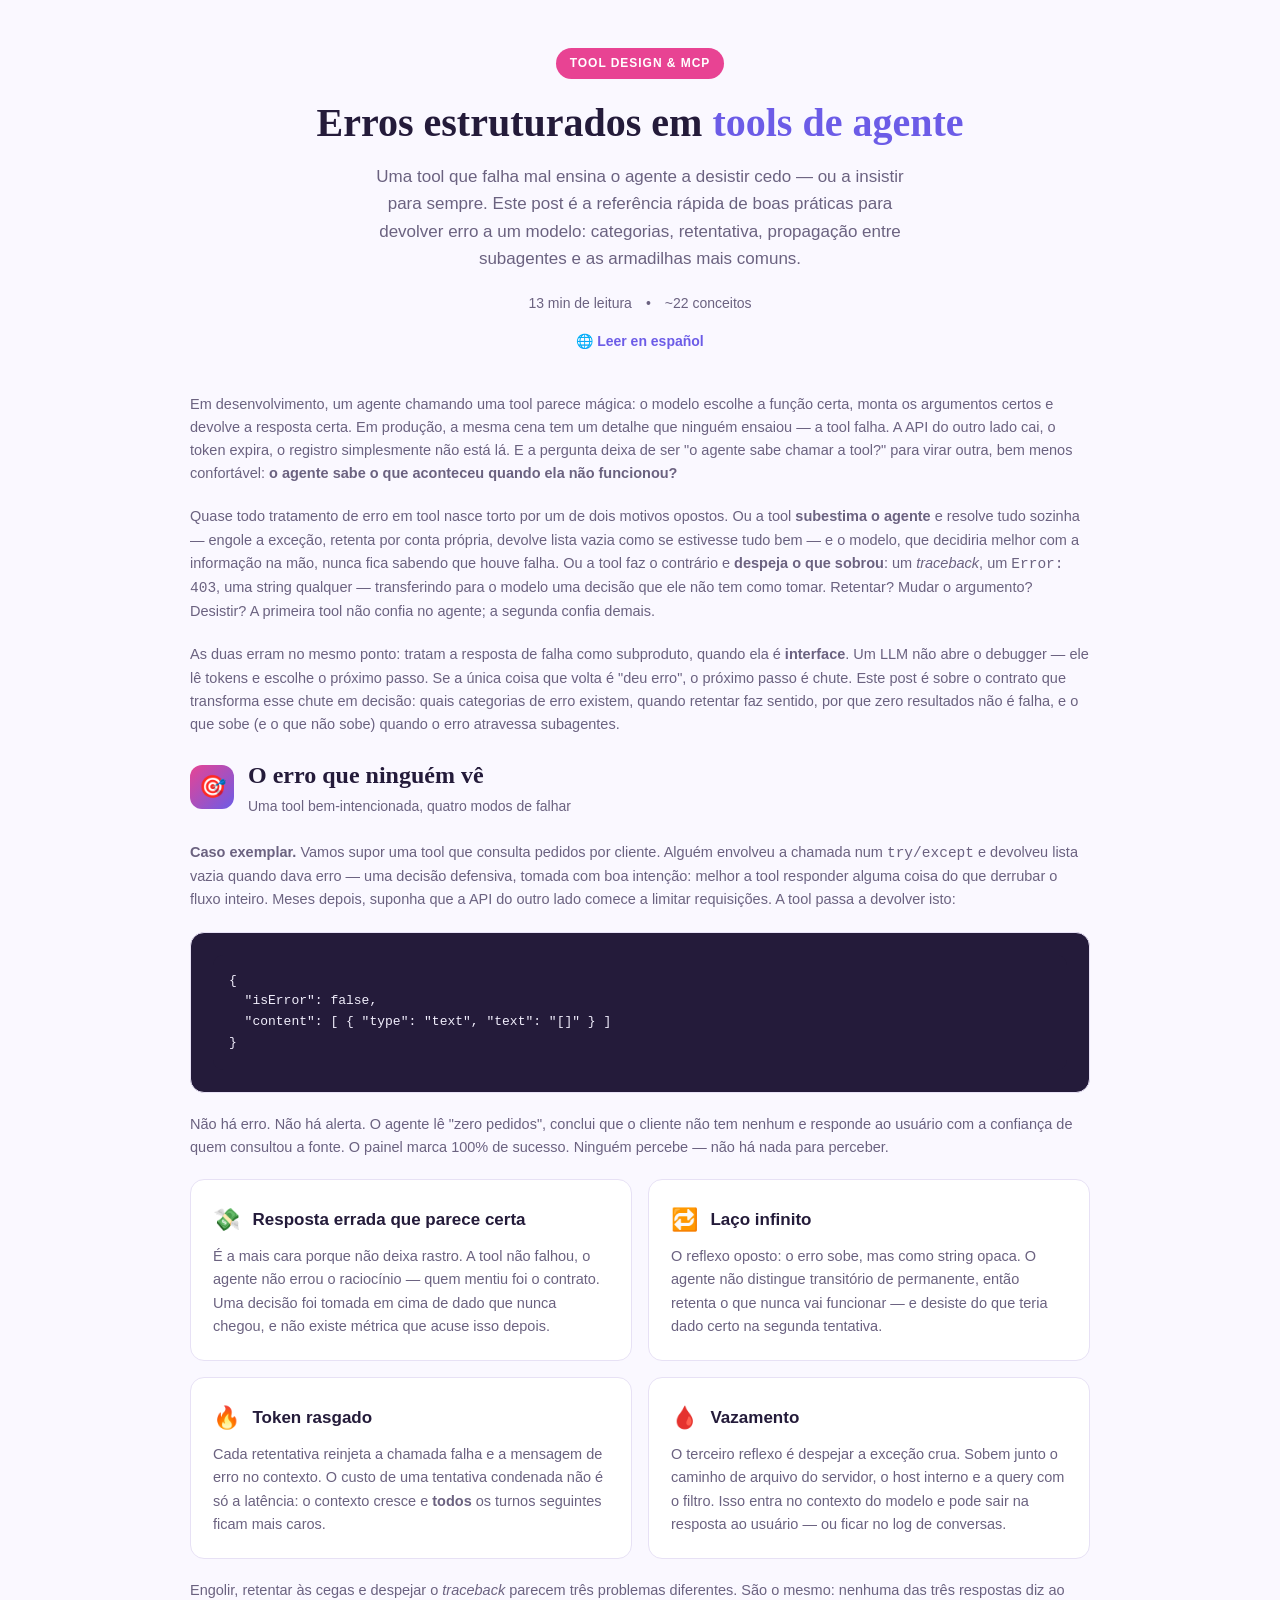
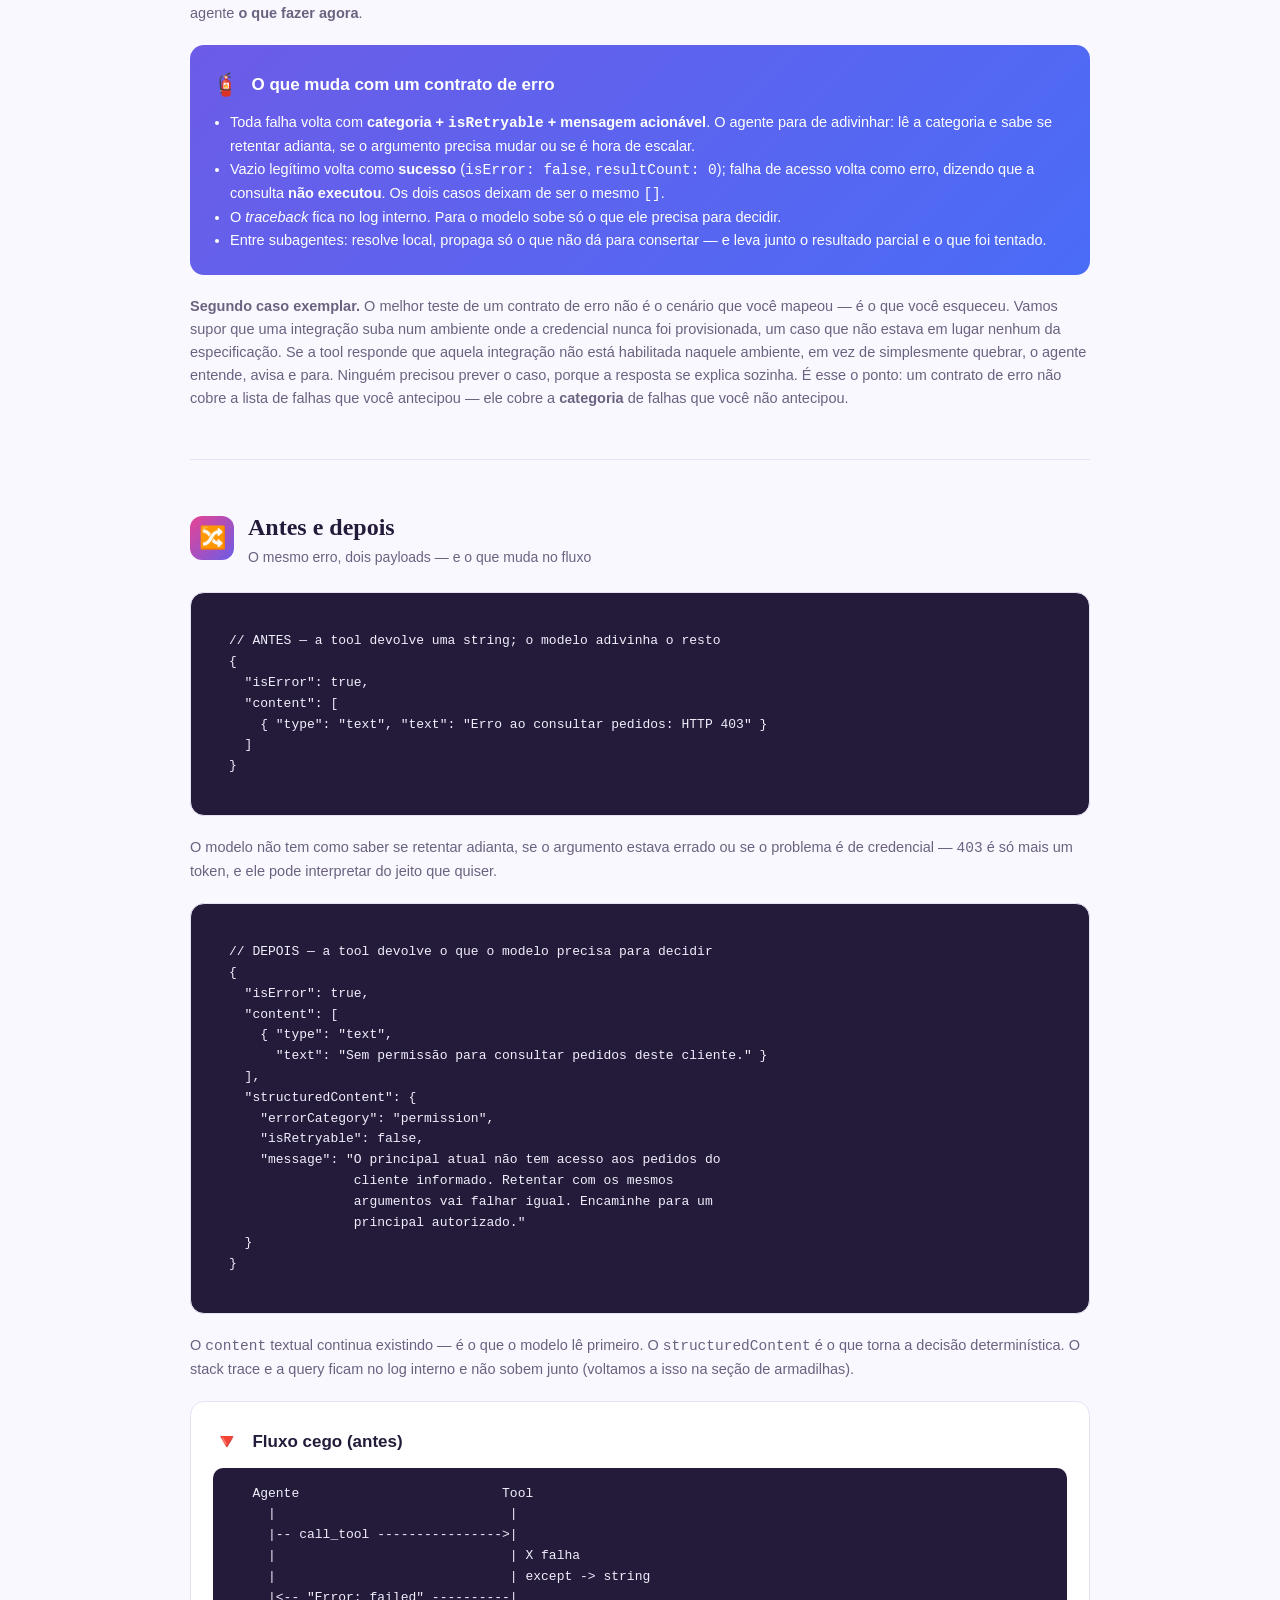
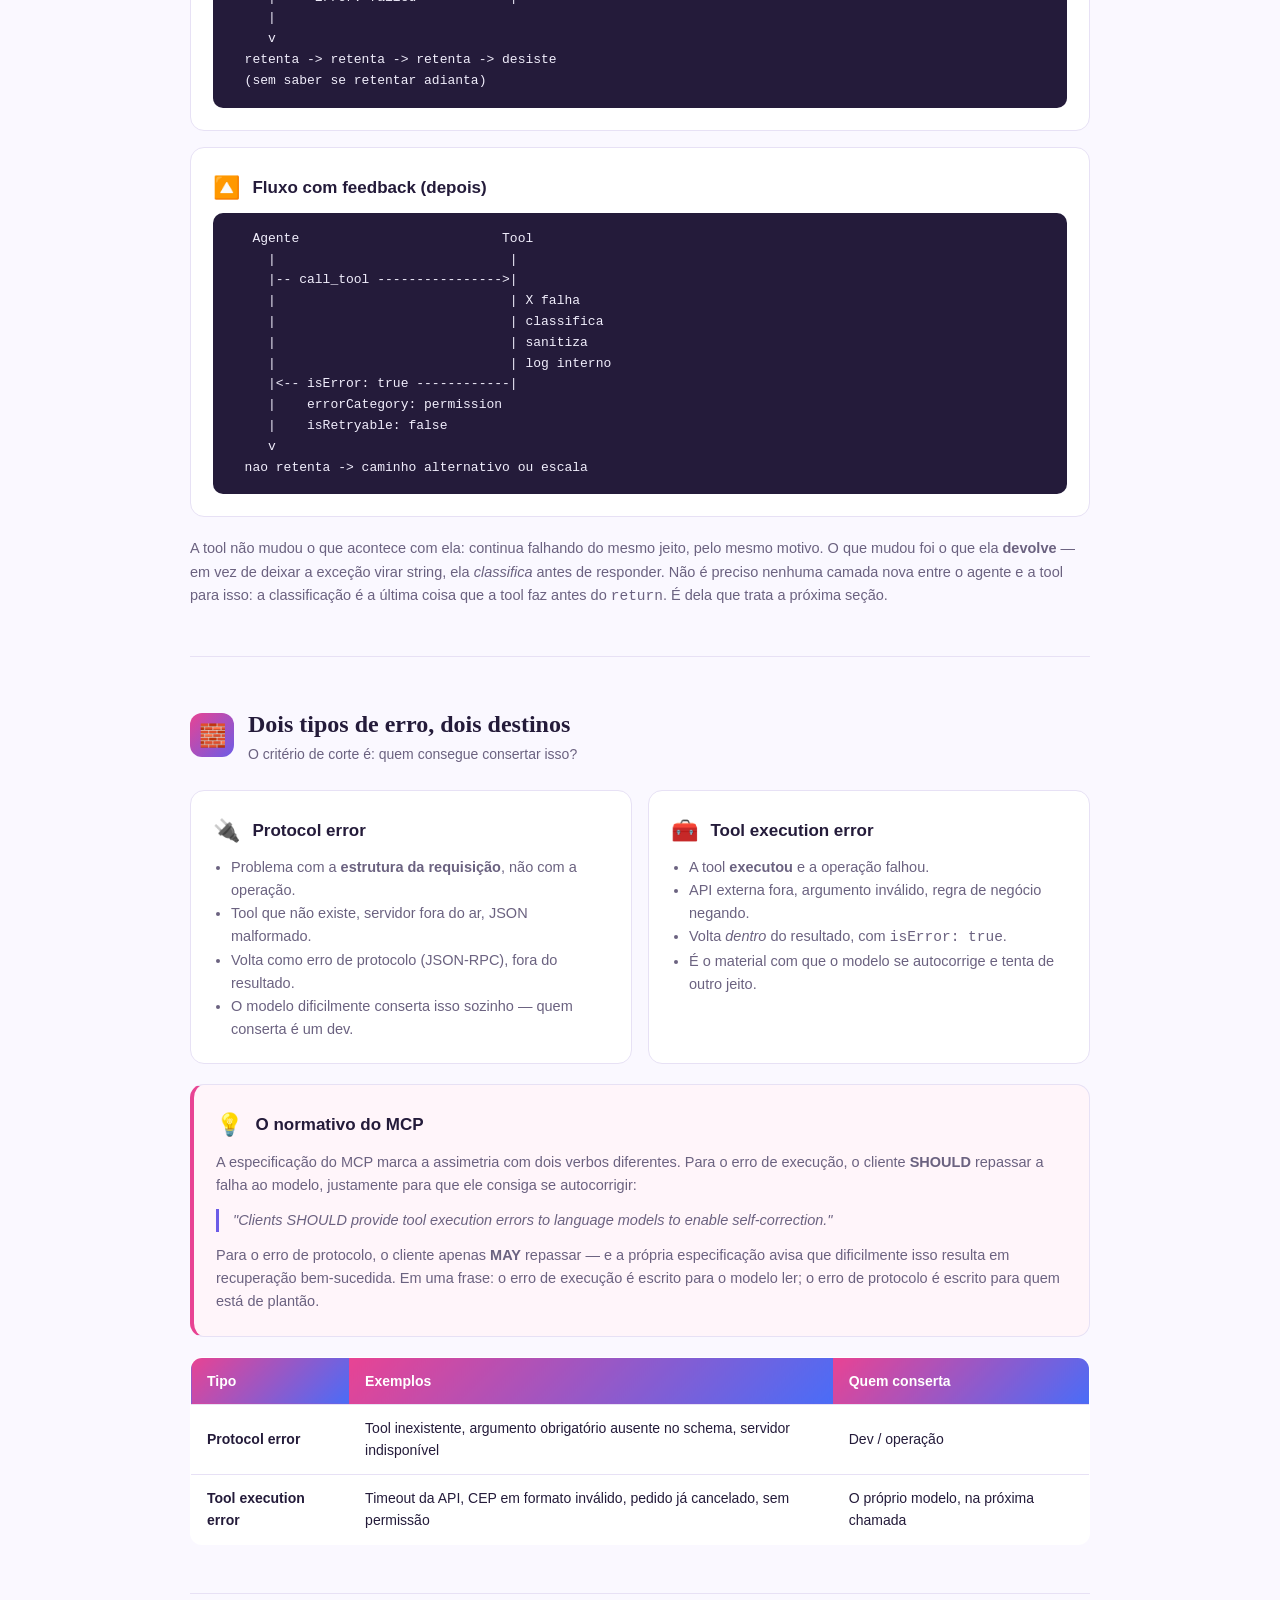
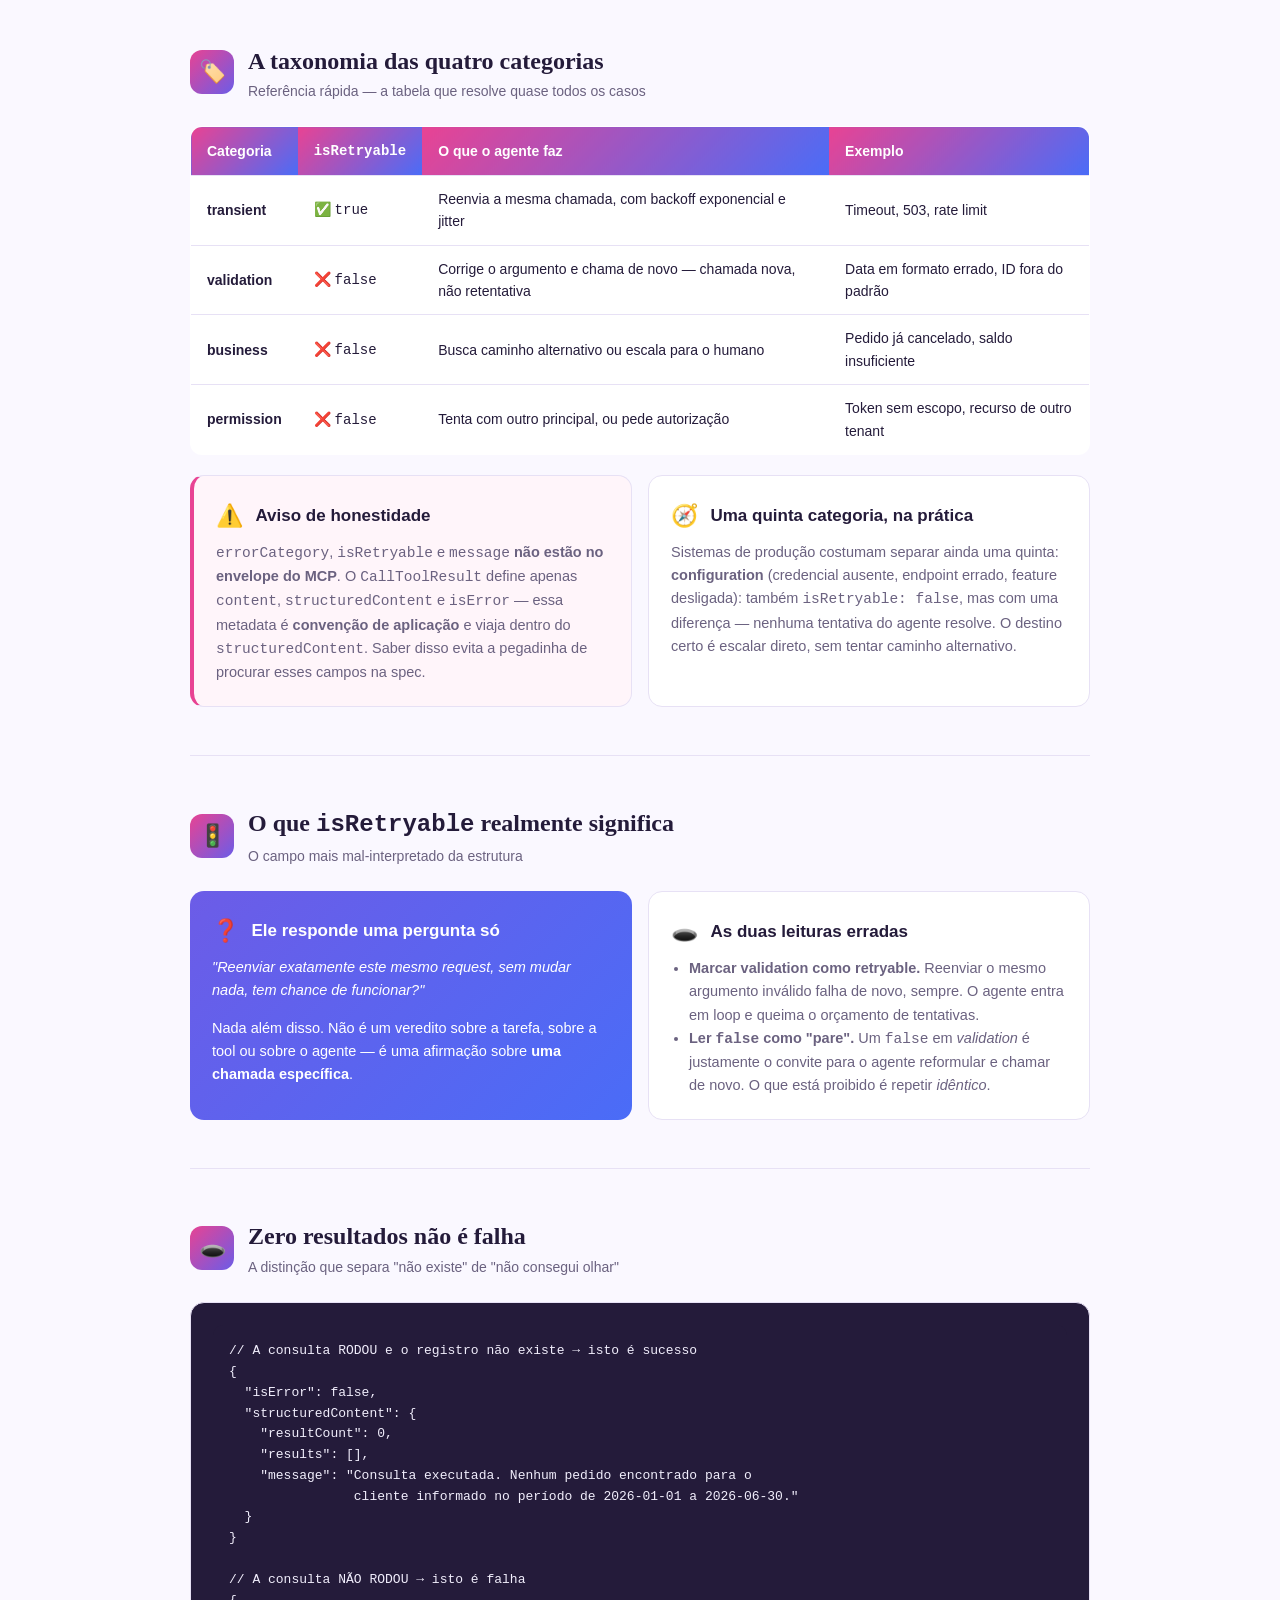
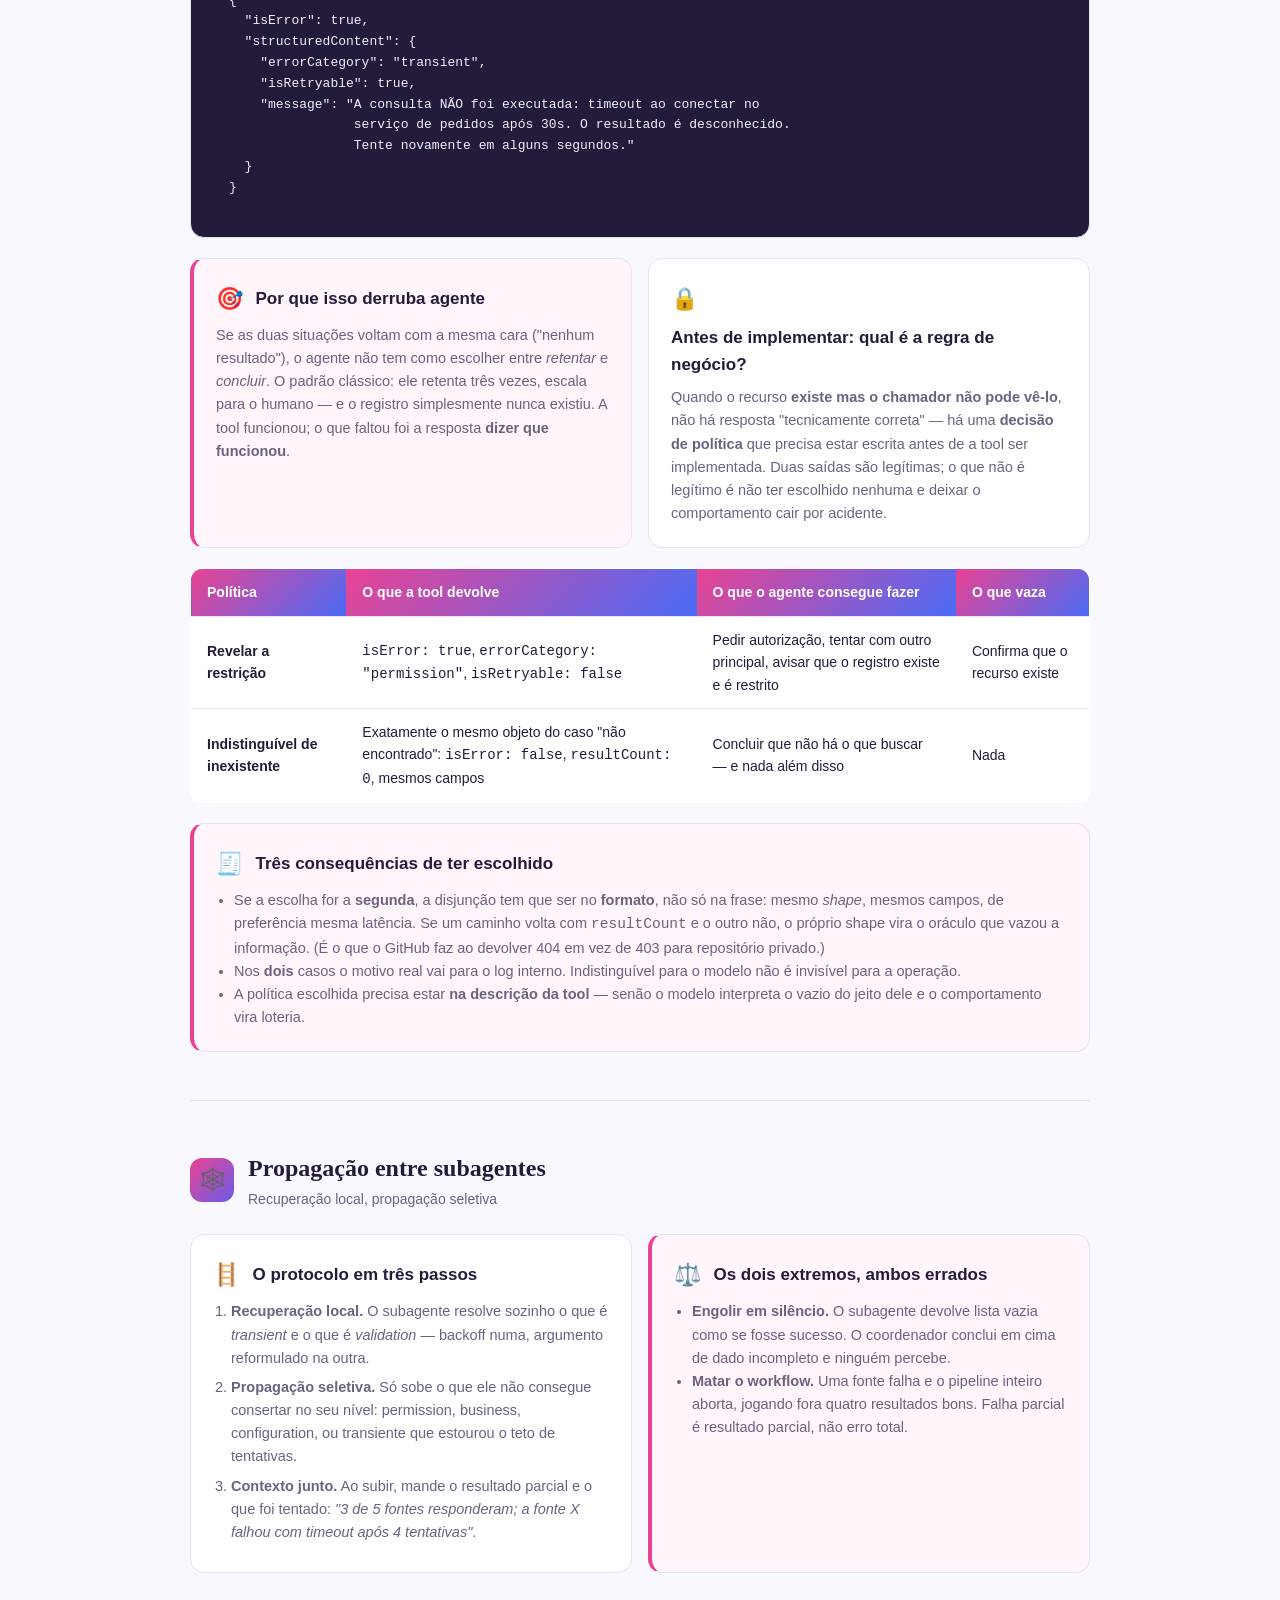
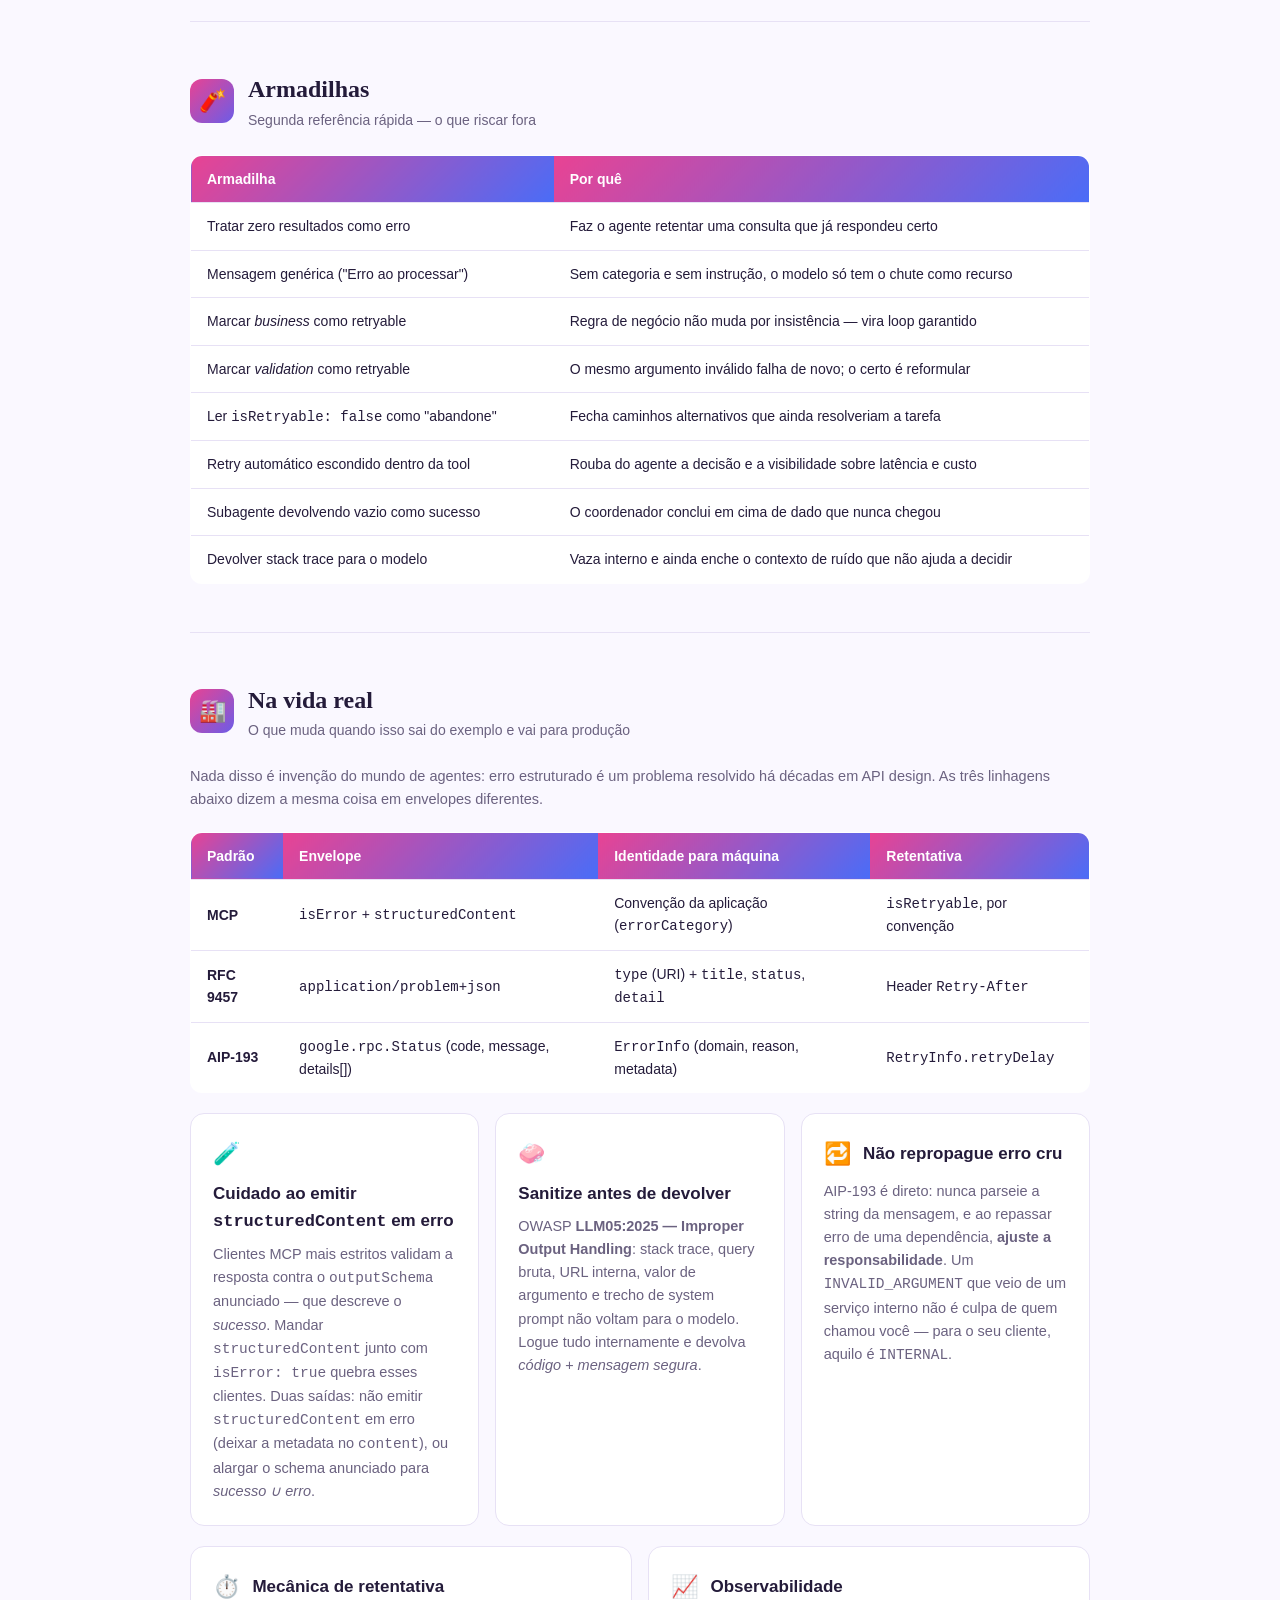
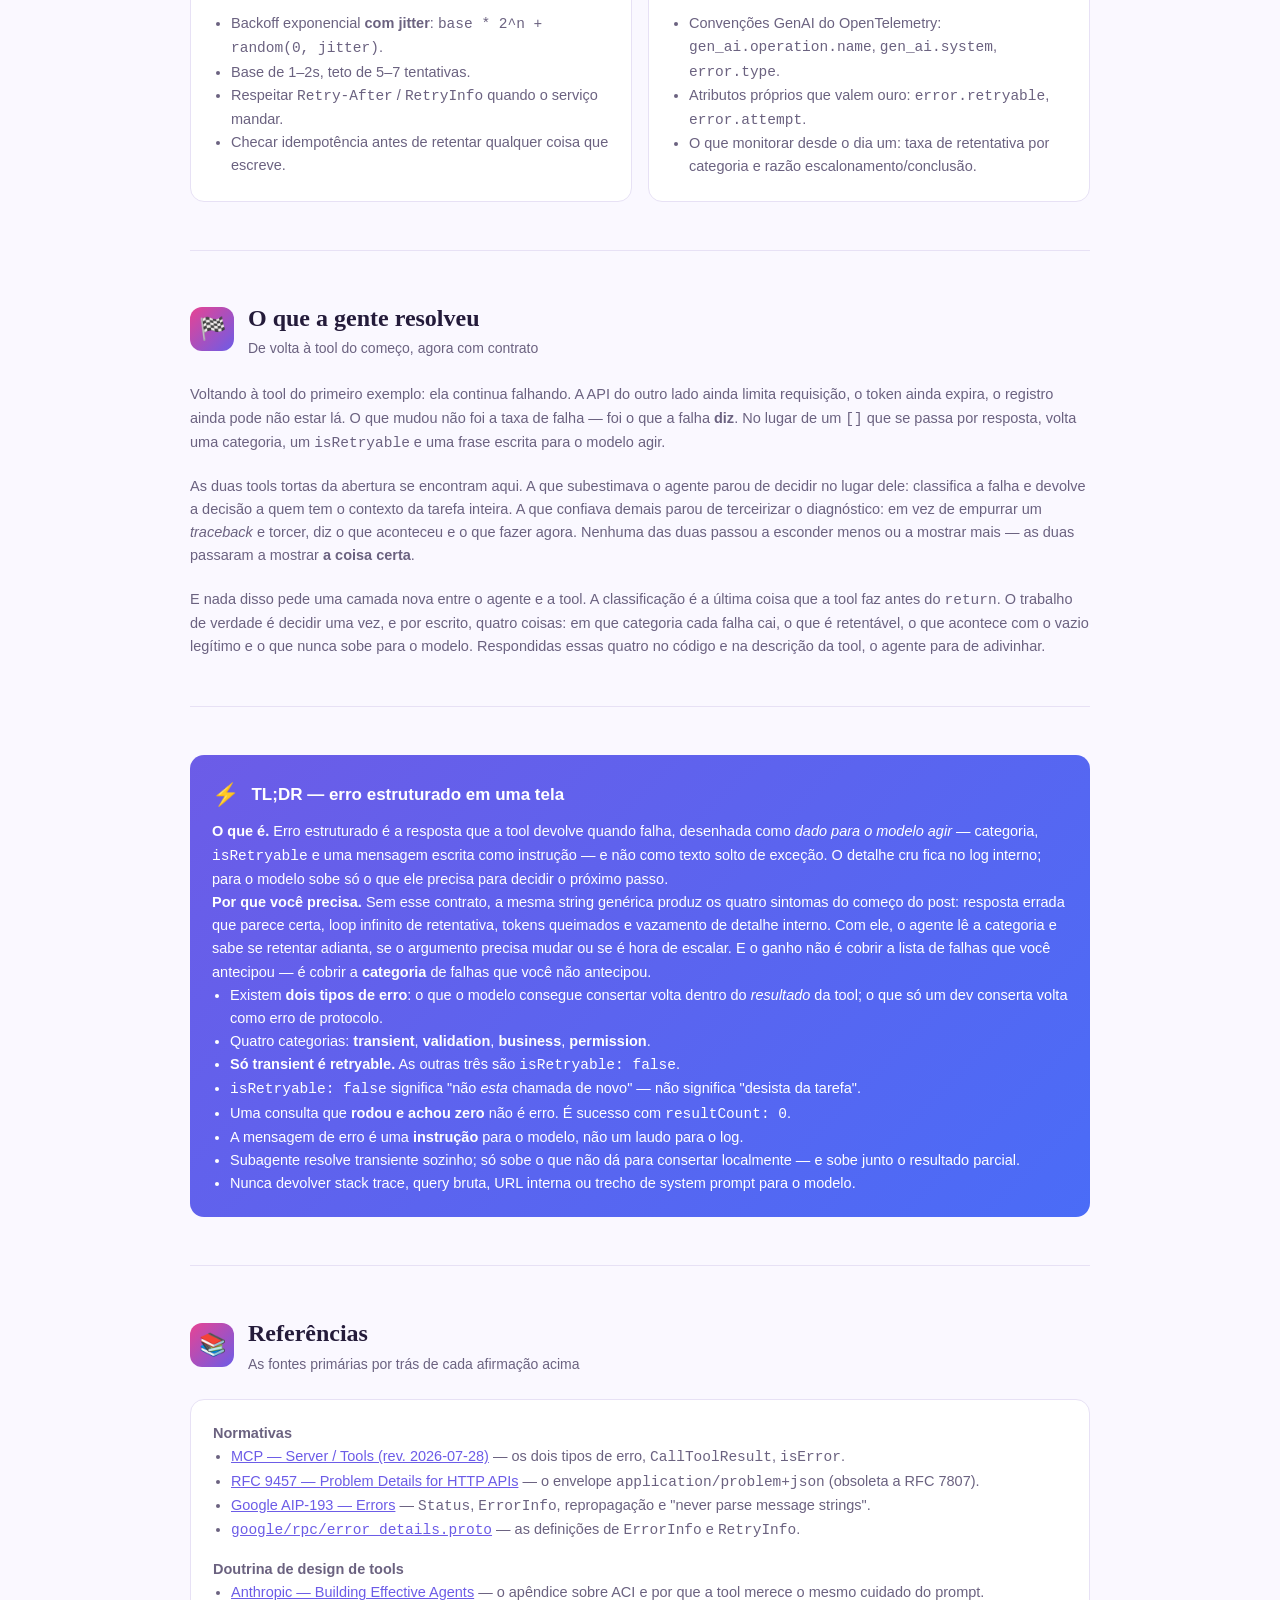
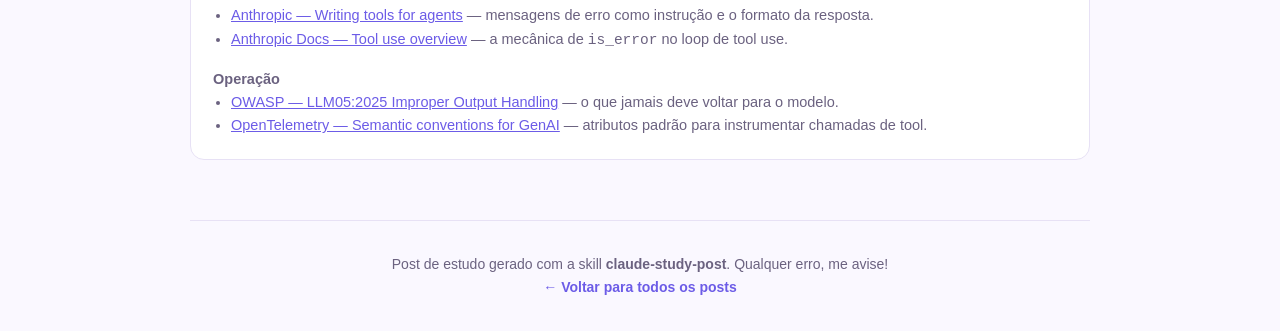
<file: docs/posts/2026-09-08-erros-estruturados-em-tools.html>
<!DOCTYPE html>
<html lang="pt-BR">
<head>
  <meta charset="UTF-8">
  <meta name="viewport" content="width=device-width, initial-scale=1.0">
  <title>Erros estruturados em tools de agente — Estudos Claude</title>
  <meta name="description" content="As quatro categorias de erro, quando um erro é retryable, por que zero resultados não é falha e como propagar erro entre subagentes — com TL;DR para revisão rápida.">
  <link rel="stylesheet" href="../assets/style.css">
</head>
<body>

  <div class="hero">
    <span class="tag">Tool Design &amp; MCP</span>
    <h1>Erros estruturados em <span>tools de agente</span></h1>
    <p class="subtitle">
      Uma tool que falha mal ensina o agente a desistir cedo — ou a insistir para sempre. Este post
      é a referência rápida de boas práticas para devolver erro a um modelo: categorias, retentativa,
      propagação entre subagentes e as armadilhas mais comuns.
    </p>
    <div class="meta-row">
      <span>13 min de leitura</span>
      <span class="dot"></span>
      <span>~22 conceitos</span>
    </div>
    <p class="lang-switch">🌐 <a href="2026-09-08-erros-estruturados-em-tools-es.html">Leer en español</a></p>
  </div>


  <!-- ================= INTRODUÇÃO ================= -->
  <p style="max-width:900px;margin:0 auto 20px;color:var(--ink-soft);font-size:14.5px;">
    Em desenvolvimento, um agente chamando uma tool parece mágica: o modelo escolhe a função certa,
    monta os argumentos certos e devolve a resposta certa. Em produção, a mesma cena tem um detalhe
    que ninguém ensaiou — a tool falha. A API do outro lado cai, o token expira, o registro
    simplesmente não está lá. E a pergunta deixa de ser "o agente sabe chamar a tool?" para virar
    outra, bem menos confortável: <strong>o agente sabe o que aconteceu quando ela não
    funcionou?</strong>
  </p>

  <p style="max-width:900px;margin:0 auto 20px;color:var(--ink-soft);font-size:14.5px;">
    Quase todo tratamento de erro em tool nasce torto por um de dois motivos opostos. Ou a tool
    <strong>subestima o agente</strong> e resolve tudo sozinha — engole a exceção, retenta por conta
    própria, devolve lista vazia como se estivesse tudo bem — e o modelo, que decidiria melhor com a
    informação na mão, nunca fica sabendo que houve falha. Ou a tool faz o contrário e
    <strong>despeja o que sobrou</strong>: um <em>traceback</em>, um <code>Error: 403</code>, uma
    string qualquer — transferindo para o modelo uma decisão que ele não tem como tomar. Retentar?
    Mudar o argumento? Desistir? A primeira tool não confia no agente; a segunda confia demais.
  </p>

  <p style="max-width:900px;margin:0 auto 20px;color:var(--ink-soft);font-size:14.5px;">
    As duas erram no mesmo ponto: tratam a resposta de falha como subproduto, quando ela é
    <strong>interface</strong>. Um LLM não abre o debugger — ele lê tokens e escolhe o próximo
    passo. Se a única coisa que volta é "deu erro", o próximo passo é chute. Este post é sobre o
    contrato que transforma esse chute em decisão: quais categorias de erro existem, quando
    retentar faz sentido, por que zero resultados não é falha, e o que sobe (e o que não sobe)
    quando o erro atravessa subagentes.
  </p>


  <!-- ================= O ERRO QUE NINGUÉM VÊ ================= -->
  <div class="section-label">
    <div class="icon-box">🎯</div>
    <div>
      <h2>O erro que ninguém vê</h2>
      <div class="subtitle">Uma tool bem-intencionada, quatro modos de falhar</div>
    </div>
  </div>

  <p style="max-width:900px;margin:0 auto 20px;color:var(--ink-soft);font-size:14.5px;">
    <strong>Caso exemplar.</strong> Vamos supor uma tool que consulta pedidos por cliente. Alguém
    envolveu a chamada num <code>try/except</code> e devolveu lista vazia quando dava erro — uma
    decisão defensiva, tomada com boa intenção: melhor a tool responder alguma coisa do que derrubar
    o fluxo inteiro. Meses depois, suponha que a API do outro lado comece a limitar requisições. A
    tool passa a devolver isto:
  </p>

  <div class="card-grid cols-1">
    <div class="card code-card">
      <div class="code-block">{
  "isError": false,
  "content": [ { "type": "text", "text": "[]" } ]
}</div>
    </div>
  </div>

  <p style="max-width:900px;margin:0 auto 20px;color:var(--ink-soft);font-size:14.5px;">
    Não há erro. Não há alerta. O agente lê "zero pedidos", conclui que o cliente não tem nenhum e
    responde ao usuário com a confiança de quem consultou a fonte. O painel marca 100% de sucesso.
    Ninguém percebe — não há nada para perceber.
  </p>

  <div class="card-grid cols-2">
    <div class="card">
      <span class="icon">💸</span>
      <h3>Resposta errada que parece certa</h3>
      <p>
        É a mais cara porque não deixa rastro. A tool não falhou, o agente não errou o raciocínio —
        quem mentiu foi o contrato. Uma decisão foi tomada em cima de dado que nunca chegou, e não
        existe métrica que acuse isso depois.
      </p>
    </div>

    <div class="card">
      <span class="icon">🔁</span>
      <h3>Laço infinito</h3>
      <p>
        O reflexo oposto: o erro sobe, mas como string opaca. O agente não distingue transitório de
        permanente, então retenta o que nunca vai funcionar — e desiste do que teria dado certo na
        segunda tentativa.
      </p>
    </div>

    <div class="card">
      <span class="icon">🔥</span>
      <h3>Token rasgado</h3>
      <p>
        Cada retentativa reinjeta a chamada falha e a mensagem de erro no contexto. O custo de uma
        tentativa condenada não é só a latência: o contexto cresce e <strong>todos</strong> os
        turnos seguintes ficam mais caros.
      </p>
    </div>

    <div class="card">
      <span class="icon">🩸</span>
      <h3>Vazamento</h3>
      <p>
        O terceiro reflexo é despejar a exceção crua. Sobem junto o caminho de arquivo do servidor,
        o host interno e a query com o filtro. Isso entra no contexto do modelo e pode sair na
        resposta ao usuário — ou ficar no log de conversas.
      </p>
    </div>
  </div>

  <p style="max-width:900px;margin:0 auto 20px;color:var(--ink-soft);font-size:14.5px;">
    Engolir, retentar às cegas e despejar o <em>traceback</em> parecem três problemas diferentes.
    São o mesmo: nenhuma das três respostas diz ao agente <strong>o que fazer agora</strong>.
  </p>

  <div class="card-grid cols-1">
    <div class="card dark-card">
      <span class="icon">🧯</span>
      <h3>O que muda com um contrato de erro</h3>
      <ul>
        <li>Toda falha volta com <strong>categoria + <code>isRetryable</code> + mensagem
          acionável</strong>. O agente para de adivinhar: lê a categoria e sabe
          se retentar adianta, se o argumento precisa mudar ou se é hora de escalar.</li>
        <li>Vazio legítimo volta como <strong>sucesso</strong> (<code>isError: false</code>,
          <code>resultCount: 0</code>); falha de acesso volta como erro, dizendo que a consulta
          <strong>não executou</strong>. Os dois casos deixam de ser o mesmo <code>[]</code>.</li>
        <li>O <em>traceback</em> fica no log interno. Para o modelo sobe só o que ele precisa para decidir.</li>
        <li>Entre subagentes: resolve local, propaga só o que não dá para consertar — e leva junto o
          resultado parcial e o que foi tentado.</li>
      </ul>
    </div>
  </div>

  <p style="max-width:900px;margin:0 auto 20px;color:var(--ink-soft);font-size:14.5px;">
    <strong>Segundo caso exemplar.</strong> O melhor teste de um contrato de erro não é o cenário
    que você mapeou — é o que você esqueceu. Vamos supor que uma integração suba num ambiente onde
    a credencial nunca foi provisionada, um caso que não estava em lugar nenhum da especificação. Se
    a tool responde que aquela integração não está habilitada naquele ambiente, em vez de simplesmente
    quebrar, o agente entende, avisa e para. Ninguém precisou prever o caso, porque a resposta se
    explica sozinha. É esse o ponto: um contrato de erro não cobre a lista de falhas que você
    antecipou — ele cobre a <strong>categoria</strong> de falhas que você não antecipou.
  </p>

  <hr class="divider">

  <!-- ================= ANTES E DEPOIS ================= -->
  <div class="section-label">
    <div class="icon-box">🔀</div>
    <div>
      <h2>Antes e depois</h2>
      <div class="subtitle">O mesmo erro, dois payloads — e o que muda no fluxo</div>
    </div>
  </div>

  <div class="card-grid cols-1">
    <div class="card code-card">
      <div class="code-block">// ANTES — a tool devolve uma string; o modelo adivinha o resto
{
  "isError": true,
  "content": [
    { "type": "text", "text": "Erro ao consultar pedidos: HTTP 403" }
  ]
}</div>
    </div>
  </div>

  <p style="max-width:900px;margin:0 auto 20px;color:var(--ink-soft);font-size:14.5px;">
    O modelo não tem como saber se retentar adianta, se o argumento estava errado ou se o problema
    é de credencial — <code>403</code> é só mais um token, e ele pode interpretar do jeito que
    quiser.
  </p>

  <div class="card-grid cols-1">
    <div class="card code-card">
      <div class="code-block">// DEPOIS — a tool devolve o que o modelo precisa para decidir
{
  "isError": true,
  "content": [
    { "type": "text",
      "text": "Sem permissão para consultar pedidos deste cliente." }
  ],
  "structuredContent": {
    "errorCategory": "permission",
    "isRetryable": false,
    "message": "O principal atual não tem acesso aos pedidos do
                cliente informado. Retentar com os mesmos
                argumentos vai falhar igual. Encaminhe para um
                principal autorizado."
  }
}</div>
    </div>
  </div>

  <p style="max-width:900px;margin:0 auto 20px;color:var(--ink-soft);font-size:14.5px;">
    O <code>content</code> textual continua existindo — é o que o modelo lê primeiro. O
    <code>structuredContent</code> é o que torna a decisão determinística. O stack trace e a query
    ficam no log interno e não sobem junto (voltamos a isso na seção de armadilhas).
  </p>

  <div class="card-grid cols-1">
    <div class="card">
      <span class="icon">🔻</span>
      <h3>Fluxo cego (antes)</h3>
      <div class="code-block">   Agente                          Tool
     |                              |
     |-- call_tool ---------------->|
     |                              | X falha
     |                              | except -> string
     |&lt;-- "Error: failed" ----------|
     |
     v
  retenta -> retenta -> retenta -> desiste
  (sem saber se retentar adianta)</div>
    </div>

    <div class="card">
      <span class="icon">🔼</span>
      <h3>Fluxo com feedback (depois)</h3>
      <div class="code-block">   Agente                          Tool
     |                              |
     |-- call_tool ---------------->|
     |                              | X falha
     |                              | classifica
     |                              | sanitiza
     |                              | log interno
     |&lt;-- isError: true ------------|
     |    errorCategory: permission
     |    isRetryable: false
     v
  nao retenta -> caminho alternativo ou escala</div>
    </div>
  </div>

  <p style="max-width:900px;margin:0 auto 20px;color:var(--ink-soft);font-size:14.5px;">
    A tool não mudou o que acontece com ela: continua falhando do mesmo jeito, pelo mesmo motivo. O
    que mudou foi o que ela <strong>devolve</strong> — em vez de deixar a exceção virar string, ela
    <em>classifica</em> antes de responder. Não é preciso nenhuma camada nova entre o agente e a
    tool para isso: a classificação é a última coisa que a tool faz antes do <code>return</code>. É
    dela que trata a próxima seção.
  </p>

  <hr class="divider">

  <!-- ================= SEÇÃO 1 ================= -->
  <div class="section-label">
    <div class="icon-box">🧱</div>
    <div>
      <h2>Dois tipos de erro, dois destinos</h2>
      <div class="subtitle">O critério de corte é: quem consegue consertar isso?</div>
    </div>
  </div>

  <div class="card-grid cols-2">
    <div class="card">
      <span class="icon">🔌</span>
      <h3>Protocol error</h3>
      <ul>
        <li>Problema com a <strong>estrutura da requisição</strong>, não com a operação.</li>
        <li>Tool que não existe, servidor fora do ar, JSON malformado.</li>
        <li>Volta como erro de protocolo (JSON-RPC), fora do resultado.</li>
        <li>O modelo dificilmente conserta isso sozinho — quem conserta é um dev.</li>
      </ul>
    </div>

    <div class="card">
      <span class="icon">🧰</span>
      <h3>Tool execution error</h3>
      <ul>
        <li>A tool <strong>executou</strong> e a operação falhou.</li>
        <li>API externa fora, argumento inválido, regra de negócio negando.</li>
        <li>Volta <em>dentro</em> do resultado, com <code>isError: true</code>.</li>
        <li>É o material com que o modelo se autocorrige e tenta de outro jeito.</li>
      </ul>
    </div>
  </div>

  <div class="card-grid cols-1">
    <div class="card callout">
      <span class="icon">💡</span>
      <h3>O normativo do MCP</h3>
      <p>
        A especificação do MCP marca a assimetria com dois verbos diferentes. Para o erro de
        execução, o cliente <strong>SHOULD</strong> repassar a falha ao modelo, justamente para que
        ele consiga se autocorrigir:
      </p>
      <p style="margin:12px 0;padding-left:14px;border-left:3px solid var(--purple);color:var(--ink-soft);">
        <em>"Clients SHOULD provide tool execution errors to language models to enable
        self-correction."</em>
      </p>
      <p>
        Para o erro de protocolo, o cliente apenas <strong>MAY</strong> repassar — e a própria
        especificação avisa que dificilmente isso resulta em recuperação bem-sucedida. Em uma frase:
        o erro de execução é escrito para o modelo ler; o erro de protocolo é escrito para quem está
        de plantão.
      </p>
    </div>
  </div>

  <table class="compare-table">
    <thead>
      <tr>
        <th>Tipo</th>
        <th>Exemplos</th>
        <th>Quem conserta</th>
      </tr>
    </thead>
    <tbody>
      <tr>
        <td><strong>Protocol error</strong></td>
        <td>Tool inexistente, argumento obrigatório ausente no schema, servidor indisponível</td>
        <td>Dev / operação</td>
      </tr>
      <tr>
        <td><strong>Tool execution error</strong></td>
        <td>Timeout da API, CEP em formato inválido, pedido já cancelado, sem permissão</td>
        <td>O próprio modelo, na próxima chamada</td>
      </tr>
    </tbody>
  </table>

  <hr class="divider">

  <!-- ================= SEÇÃO 2 ================= -->
  <div class="section-label">
    <div class="icon-box">🏷️</div>
    <div>
      <h2>A taxonomia das quatro categorias</h2>
      <div class="subtitle">Referência rápida — a tabela que resolve quase todos os casos</div>
    </div>
  </div>

  <table class="compare-table">
    <thead>
      <tr>
        <th>Categoria</th>
        <th><code>isRetryable</code></th>
        <th>O que o agente faz</th>
        <th>Exemplo</th>
      </tr>
    </thead>
    <tbody>
      <tr>
        <td><strong>transient</strong></td>
        <td>✅ <code>true</code></td>
        <td>Reenvia a mesma chamada, com backoff exponencial e jitter</td>
        <td>Timeout, 503, rate limit</td>
      </tr>
      <tr>
        <td><strong>validation</strong></td>
        <td>❌ <code>false</code></td>
        <td>Corrige o argumento e chama de novo — chamada nova, não retentativa</td>
        <td>Data em formato errado, ID fora do padrão</td>
      </tr>
      <tr>
        <td><strong>business</strong></td>
        <td>❌ <code>false</code></td>
        <td>Busca caminho alternativo ou escala para o humano</td>
        <td>Pedido já cancelado, saldo insuficiente</td>
      </tr>
      <tr>
        <td><strong>permission</strong></td>
        <td>❌ <code>false</code></td>
        <td>Tenta com outro principal, ou pede autorização</td>
        <td>Token sem escopo, recurso de outro tenant</td>
      </tr>
    </tbody>
  </table>

  <div class="card-grid cols-2">
    <div class="card callout">
      <span class="icon">⚠️</span>
      <h3>Aviso de honestidade</h3>
      <p>
        <code>errorCategory</code>, <code>isRetryable</code> e <code>message</code>
        <strong>não estão no envelope do MCP</strong>. O <code>CallToolResult</code> define apenas
        <code>content</code>, <code>structuredContent</code> e <code>isError</code> — essa metadata
        é <strong>convenção de aplicação</strong> e viaja dentro do <code>structuredContent</code>.
        Saber disso evita a pegadinha de procurar esses campos na spec.
      </p>
    </div>

    <div class="card">
      <span class="icon">🧭</span>
      <h3>Uma quinta categoria, na prática</h3>
      <p>
        Sistemas de produção costumam separar ainda uma quinta:
        <strong>configuration</strong> (credencial ausente, endpoint errado, feature desligada):
        também <code>isRetryable: false</code>, mas com uma diferença — nenhuma tentativa do agente
        resolve. O destino certo é escalar direto, sem tentar caminho alternativo.
      </p>
    </div>
  </div>

  <hr class="divider">

  <!-- ================= SEÇÃO 3 ================= -->
  <div class="section-label">
    <div class="icon-box">🚦</div>
    <div>
      <h2>O que <code>isRetryable</code> realmente significa</h2>
      <div class="subtitle">O campo mais mal-interpretado da estrutura</div>
    </div>
  </div>

  <div class="card-grid cols-2">
    <div class="card dark-card">
      <span class="icon">❓</span>
      <h3>Ele responde uma pergunta só</h3>
      <p>
        <em>"Reenviar exatamente este mesmo request, sem mudar nada, tem chance de funcionar?"</em>
      </p>
      <p style="margin-top:14px;">
        Nada além disso. Não é um veredito sobre a tarefa, sobre a tool ou sobre o agente — é uma
        afirmação sobre <strong>uma chamada específica</strong>.
      </p>
    </div>

    <div class="card">
      <span class="icon">🕳️</span>
      <h3>As duas leituras erradas</h3>
      <ul>
        <li><strong>Marcar validation como retryable.</strong> Reenviar o mesmo argumento inválido
          falha de novo, sempre. O agente entra em loop e queima o orçamento de tentativas.</li>
        <li><strong>Ler <code>false</code> como "pare".</strong> Um <code>false</code> em
          <em>validation</em> é justamente o convite para o agente reformular e chamar de novo. O
          que está proibido é repetir <em>idêntico</em>.</li>
      </ul>
    </div>
  </div>

  <hr class="divider">

  <!-- ================= SEÇÃO 4 ================= -->
  <div class="section-label">
    <div class="icon-box">🕳️</div>
    <div>
      <h2>Zero resultados não é falha</h2>
      <div class="subtitle">A distinção que separa "não existe" de "não consegui olhar"</div>
    </div>
  </div>

  <div class="card-grid cols-1">
    <div class="card code-card">
      <div class="code-block">// A consulta RODOU e o registro não existe → isto é sucesso
{
  "isError": false,
  "structuredContent": {
    "resultCount": 0,
    "results": [],
    "message": "Consulta executada. Nenhum pedido encontrado para o
                cliente informado no período de 2026-01-01 a 2026-06-30."
  }
}

// A consulta NÃO RODOU → isto é falha
{
  "isError": true,
  "structuredContent": {
    "errorCategory": "transient",
    "isRetryable": true,
    "message": "A consulta NÃO foi executada: timeout ao conectar no
                serviço de pedidos após 30s. O resultado é desconhecido.
                Tente novamente em alguns segundos."
  }
}</div>
    </div>
  </div>

  <div class="card-grid cols-2">
    <div class="card callout">
      <span class="icon">🎯</span>
      <h3>Por que isso derruba agente</h3>
      <p>
        Se as duas situações voltam com a mesma cara ("nenhum resultado"), o agente não tem como
        escolher entre <em>retentar</em> e <em>concluir</em>. O padrão clássico: ele retenta três
        vezes, escala para o humano — e o registro simplesmente nunca existiu. A tool funcionou; o
        que faltou foi a resposta <strong>dizer que funcionou</strong>.
      </p>
    </div>

    <div class="card">
      <span class="icon">🔒</span>
      <h3>Antes de implementar: qual é a regra de negócio?</h3>
      <p>
        Quando o recurso <strong>existe mas o chamador não pode vê-lo</strong>, não há resposta
        "tecnicamente correta" — há uma <strong>decisão de política</strong> que precisa estar
        escrita antes de a tool ser implementada. Duas saídas são legítimas; o que não é legítimo é
        não ter escolhido nenhuma e deixar o comportamento cair por acidente.
      </p>
    </div>
  </div>

  <table class="compare-table">
    <thead>
      <tr>
        <th>Política</th>
        <th>O que a tool devolve</th>
        <th>O que o agente consegue fazer</th>
        <th>O que vaza</th>
      </tr>
    </thead>
    <tbody>
      <tr>
        <td><strong>Revelar a restrição</strong></td>
        <td><code>isError: true</code>, <code>errorCategory: "permission"</code>,
          <code>isRetryable: false</code></td>
        <td>Pedir autorização, tentar com outro principal, avisar que o registro existe e é
          restrito</td>
        <td>Confirma que o recurso existe</td>
      </tr>
      <tr>
        <td><strong>Indistinguível de inexistente</strong></td>
        <td>Exatamente o mesmo objeto do caso "não encontrado": <code>isError: false</code>,
          <code>resultCount: 0</code>, mesmos campos</td>
        <td>Concluir que não há o que buscar — e nada além disso</td>
        <td>Nada</td>
      </tr>
    </tbody>
  </table>

  <div class="card-grid cols-1">
    <div class="card callout">
      <span class="icon">🧾</span>
      <h3>Três consequências de ter escolhido</h3>
      <ul>
        <li>Se a escolha for a <strong>segunda</strong>, a disjunção tem que ser no
          <strong>formato</strong>, não só na frase: mesmo <em>shape</em>, mesmos campos, de
          preferência mesma latência. Se um caminho volta com <code>resultCount</code> e o outro
          não, o próprio shape vira o oráculo que vazou a informação. (É o que o GitHub faz ao
          devolver 404 em vez de 403 para repositório privado.)</li>
        <li>Nos <strong>dois</strong> casos o motivo real vai para o log interno. Indistinguível para o modelo não é invisível para a
          operação.</li>
        <li>A política escolhida precisa estar <strong>na descrição da tool</strong> — senão o
          modelo interpreta o vazio do jeito dele e o comportamento vira loteria.</li>
      </ul>
    </div>
  </div>

  <hr class="divider">

  <!-- ================= SEÇÃO 5 ================= -->
  <div class="section-label">
    <div class="icon-box">🕸️</div>
    <div>
      <h2>Propagação entre subagentes</h2>
      <div class="subtitle">Recuperação local, propagação seletiva</div>
    </div>
  </div>

  <div class="card-grid cols-2">
    <div class="card">
      <span class="icon">🪜</span>
      <h3>O protocolo em três passos</h3>
      <ol class="steps">
        <li><strong>Recuperação local.</strong> O subagente resolve sozinho o que é
          <em>transient</em> e o que é <em>validation</em> — backoff numa, argumento reformulado na
          outra.</li>
        <li><strong>Propagação seletiva.</strong> Só sobe o que ele não consegue consertar no seu
          nível: permission, business, configuration, ou transiente que estourou o teto de
          tentativas.</li>
        <li><strong>Contexto junto.</strong> Ao subir, mande o resultado parcial e o que foi
          tentado: <em>"3 de 5 fontes responderam; a fonte X falhou com timeout após 4
          tentativas"</em>.</li>
      </ol>
    </div>

    <div class="card callout">
      <span class="icon">⚖️</span>
      <h3>Os dois extremos, ambos errados</h3>
      <ul>
        <li><strong>Engolir em silêncio.</strong> O subagente devolve lista vazia como se fosse
          sucesso. O coordenador conclui em cima de dado incompleto e ninguém percebe.</li>
        <li><strong>Matar o workflow.</strong> Uma fonte falha e o pipeline inteiro aborta,
          jogando fora quatro resultados bons. Falha parcial é resultado parcial, não erro
          total.</li>
      </ul>
    </div>
  </div>

  <hr class="divider">

  <!-- ================= SEÇÃO 6 ================= -->
  <div class="section-label">
    <div class="icon-box">🧨</div>
    <div>
      <h2>Armadilhas</h2>
      <div class="subtitle">Segunda referência rápida — o que riscar fora</div>
    </div>
  </div>

  <table class="compare-table">
    <thead>
      <tr>
        <th>Armadilha</th>
        <th>Por quê</th>
      </tr>
    </thead>
    <tbody>
      <tr>
        <td>Tratar zero resultados como erro</td>
        <td>Faz o agente retentar uma consulta que já respondeu certo</td>
      </tr>
      <tr>
        <td>Mensagem genérica ("Erro ao processar")</td>
        <td>Sem categoria e sem instrução, o modelo só tem o chute como recurso</td>
      </tr>
      <tr>
        <td>Marcar <em>business</em> como retryable</td>
        <td>Regra de negócio não muda por insistência — vira loop garantido</td>
      </tr>
      <tr>
        <td>Marcar <em>validation</em> como retryable</td>
        <td>O mesmo argumento inválido falha de novo; o certo é reformular</td>
      </tr>
      <tr>
        <td>Ler <code>isRetryable: false</code> como "abandone"</td>
        <td>Fecha caminhos alternativos que ainda resolveriam a tarefa</td>
      </tr>
      <tr>
        <td>Retry automático escondido dentro da tool</td>
        <td>Rouba do agente a decisão e a visibilidade sobre latência e custo</td>
      </tr>
      <tr>
        <td>Subagente devolvendo vazio como sucesso</td>
        <td>O coordenador conclui em cima de dado que nunca chegou</td>
      </tr>
      <tr>
        <td>Devolver stack trace para o modelo</td>
        <td>Vaza interno e ainda enche o contexto de ruído que não ajuda a decidir</td>
      </tr>
    </tbody>
  </table>

  <hr class="divider">

  <!-- ================= SEÇÃO 7 ================= -->
  <div class="section-label">
    <div class="icon-box">🏭</div>
    <div>
      <h2>Na vida real</h2>
      <div class="subtitle">O que muda quando isso sai do exemplo e vai para produção</div>
    </div>
  </div>

  <p style="max-width:900px;margin:0 auto 20px;color:var(--ink-soft);font-size:14.5px;">
    Nada disso é invenção do mundo de agentes: erro estruturado é um problema resolvido há décadas
    em API design. As três linhagens abaixo dizem a mesma coisa em envelopes diferentes.
  </p>

  <table class="compare-table">
    <thead>
      <tr>
        <th>Padrão</th>
        <th>Envelope</th>
        <th>Identidade para máquina</th>
        <th>Retentativa</th>
      </tr>
    </thead>
    <tbody>
      <tr>
        <td><strong>MCP</strong></td>
        <td><code>isError</code> + <code>structuredContent</code></td>
        <td>Convenção da aplicação (<code>errorCategory</code>)</td>
        <td><code>isRetryable</code>, por convenção</td>
      </tr>
      <tr>
        <td><strong>RFC 9457</strong></td>
        <td><code>application/problem+json</code></td>
        <td><code>type</code> (URI) + <code>title</code>, <code>status</code>, <code>detail</code></td>
        <td>Header <code>Retry-After</code></td>
      </tr>
      <tr>
        <td><strong>AIP-193</strong></td>
        <td><code>google.rpc.Status</code> (code, message, details[])</td>
        <td><code>ErrorInfo</code> (domain, reason, metadata)</td>
        <td><code>RetryInfo.retryDelay</code></td>
      </tr>
    </tbody>
  </table>

  <div class="card-grid cols-3">
    <div class="card">
      <span class="icon">🧪</span>
      <h3>Cuidado ao emitir <code>structuredContent</code> em erro</h3>
      <p>
        Clientes MCP mais estritos validam a resposta contra o <code>outputSchema</code> anunciado —
        que descreve o <em>sucesso</em>. Mandar <code>structuredContent</code> junto com
        <code>isError: true</code> quebra esses clientes. Duas saídas: não emitir
        <code>structuredContent</code> em erro (deixar a metadata no <code>content</code>), ou
        alargar o schema anunciado para <em>sucesso ∪ erro</em>.
      </p>
    </div>

    <div class="card">
      <span class="icon">🧼</span>
      <h3>Sanitize antes de devolver</h3>
      <p>
        OWASP <strong>LLM05:2025 — Improper Output Handling</strong>: stack trace, query bruta, URL
        interna, valor de argumento e trecho de system prompt não voltam para o modelo. Logue tudo
        internamente e devolva <em>código + mensagem segura</em>.
      </p>
    </div>

    <div class="card">
      <span class="icon">🔁</span>
      <h3>Não repropague erro cru</h3>
      <p>
        AIP-193 é direto: nunca parseie a string da mensagem, e ao repassar erro de uma dependência,
        <strong>ajuste a responsabilidade</strong>. Um <code>INVALID_ARGUMENT</code> que veio de um
        serviço interno não é culpa de quem chamou você — para o seu cliente, aquilo é
        <code>INTERNAL</code>.
      </p>
    </div>
  </div>

  <div class="card-grid cols-2">
    <div class="card">
      <span class="icon">⏱️</span>
      <h3>Mecânica de retentativa</h3>
      <ul>
        <li>Backoff exponencial <strong>com jitter</strong>: <code>base * 2^n + random(0, jitter)</code>.</li>
        <li>Base de 1–2s, teto de 5–7 tentativas.</li>
        <li>Respeitar <code>Retry-After</code> / <code>RetryInfo</code> quando o serviço mandar.</li>
        <li>Checar idempotência antes de retentar qualquer coisa que escreve.</li>
      </ul>
    </div>

    <div class="card">
      <span class="icon">📈</span>
      <h3>Observabilidade</h3>
      <ul>
        <li>Convenções GenAI do OpenTelemetry: <code>gen_ai.operation.name</code>,
          <code>gen_ai.system</code>, <code>error.type</code>.</li>
        <li>Atributos próprios que valem ouro: <code>error.retryable</code>,
          <code>error.attempt</code>.</li>
        <li>O que monitorar desde o dia um: taxa de retentativa por categoria e razão
          escalonamento/conclusão.</li>
      </ul>
    </div>
  </div>

  <hr class="divider">

  <!-- ================= CONCLUSÃO ================= -->
  <div class="section-label">
    <div class="icon-box">🏁</div>
    <div>
      <h2>O que a gente resolveu</h2>
      <div class="subtitle">De volta à tool do começo, agora com contrato</div>
    </div>
  </div>

  <p style="max-width:900px;margin:0 auto 20px;color:var(--ink-soft);font-size:14.5px;">
    Voltando à tool do primeiro exemplo: ela continua falhando. A API do outro lado ainda limita
    requisição, o token ainda expira, o registro ainda pode não estar lá. O que mudou não foi a taxa
    de falha — foi o que a falha <strong>diz</strong>. No lugar de um <code>[]</code> que se passa
    por resposta, volta uma categoria, um <code>isRetryable</code> e uma frase escrita para o modelo
    agir.
  </p>

  <p style="max-width:900px;margin:0 auto 20px;color:var(--ink-soft);font-size:14.5px;">
    As duas tools tortas da abertura se encontram aqui. A que subestimava o agente parou de decidir
    no lugar dele: classifica a falha e devolve a decisão a quem tem o contexto da tarefa inteira. A
    que confiava demais parou de terceirizar o diagnóstico: em vez de empurrar um
    <em>traceback</em> e torcer, diz o que aconteceu e o que fazer agora. Nenhuma das duas passou a
    esconder menos ou a mostrar mais — as duas passaram a mostrar <strong>a coisa certa</strong>.
  </p>

  <p style="max-width:900px;margin:0 auto 20px;color:var(--ink-soft);font-size:14.5px;">
    E nada disso pede uma camada nova entre o agente e a tool. A classificação é a última coisa que
    a tool faz antes do <code>return</code>. O trabalho de verdade é decidir uma vez, e por escrito,
    quatro coisas: em que categoria cada falha cai, o que é retentável, o que acontece com o vazio
    legítimo e o que nunca sobe para o modelo. Respondidas essas quatro no código e na descrição da
    tool, o agente para de adivinhar.
  </p>

  <hr class="divider">

  <div class="card-grid cols-1">
    <div class="card dark-card">
      <span class="icon">⚡</span>
      <h3>TL;DR — erro estruturado em uma tela</h3>
      <p>
        <strong>O que é.</strong> Erro estruturado é a resposta que a tool devolve quando falha,
        desenhada como <em>dado para o modelo agir</em> — categoria, <code>isRetryable</code> e uma
        mensagem escrita como instrução — e não como texto solto de exceção. O detalhe cru fica no
        log interno; para o modelo sobe só o que ele precisa para decidir o próximo passo.
      </p>
      <p>
        <strong>Por que você precisa.</strong> Sem esse contrato, a mesma string genérica produz os
        quatro sintomas do começo do post: resposta errada que parece certa, loop infinito de
        retentativa, tokens queimados e vazamento de detalhe interno. Com ele, o agente lê a
        categoria e sabe se retentar adianta, se o argumento precisa mudar ou se é hora de escalar.
        E o ganho não é cobrir a lista de falhas que você antecipou — é cobrir a
        <strong>categoria</strong> de falhas que você não antecipou.
      </p>
      <ul>
        <li>Existem <strong>dois tipos de erro</strong>: o que o modelo consegue consertar volta
          dentro do <em>resultado</em> da tool; o que só um dev conserta volta como erro de
          protocolo.</li>
        <li>Quatro categorias: <strong>transient</strong>, <strong>validation</strong>,
          <strong>business</strong>, <strong>permission</strong>.</li>
        <li><strong>Só transient é retryable.</strong> As outras três são
          <code>isRetryable: false</code>.</li>
        <li><code>isRetryable: false</code> significa "não <em>esta</em> chamada de novo" — não
          significa "desista da tarefa".</li>
        <li>Uma consulta que <strong>rodou e achou zero</strong> não é erro. É sucesso com
          <code>resultCount: 0</code>.</li>
        <li>A mensagem de erro é uma <strong>instrução</strong> para o modelo, não um laudo para o
          log.</li>
        <li>Subagente resolve transiente sozinho; só sobe o que não dá para consertar
          localmente — e sobe junto o resultado parcial.</li>
        <li>Nunca devolver stack trace, query bruta, URL interna ou trecho de system prompt para o
          modelo.</li>
      </ul>
    </div>
  </div>

  <hr class="divider">

  <!-- ================= SEÇÃO 8 — REFERÊNCIAS ================= -->
  <div class="section-label">
    <div class="icon-box">📚</div>
    <div>
      <h2>Referências</h2>
      <div class="subtitle">As fontes primárias por trás de cada afirmação acima</div>
    </div>
  </div>

  <div class="card-grid cols-1">
    <div class="card">
      <p><strong>Normativas</strong></p>
      <ul>
        <li><a href="https://modelcontextprotocol.io/specification/2026-07-28/server/tools" target="_blank" rel="noopener noreferrer">MCP — Server / Tools (rev. 2026-07-28)</a>
          — os dois tipos de erro, <code>CallToolResult</code>, <code>isError</code>.</li>
        <li><a href="https://www.rfc-editor.org/rfc/rfc9457.html" target="_blank" rel="noopener noreferrer">RFC 9457 — Problem Details for HTTP APIs</a>
          — o envelope <code>application/problem+json</code> (obsoleta a RFC 7807).</li>
        <li><a href="https://google.aip.dev/193" target="_blank" rel="noopener noreferrer">Google AIP-193 — Errors</a>
          — <code>Status</code>, <code>ErrorInfo</code>, repropagação e "never parse message strings".</li>
        <li><a href="https://github.com/googleapis/googleapis/blob/master/google/rpc/error_details.proto" target="_blank" rel="noopener noreferrer"><code>google/rpc/error_details.proto</code></a>
          — as definições de <code>ErrorInfo</code> e <code>RetryInfo</code>.</li>
      </ul>

      <p style="margin-top:16px;"><strong>Doutrina de design de tools</strong></p>
      <ul>
        <li><a href="https://www.anthropic.com/engineering/building-effective-agents" target="_blank" rel="noopener noreferrer">Anthropic — Building Effective Agents</a>
          — o apêndice sobre ACI e por que a tool merece o mesmo cuidado do prompt.</li>
        <li><a href="https://www.anthropic.com/engineering/writing-tools-for-agents" target="_blank" rel="noopener noreferrer">Anthropic — Writing tools for agents</a>
          — mensagens de erro como instrução e o formato da resposta.</li>
        <li><a href="https://docs.claude.com/en/docs/agents-and-tools/tool-use/overview" target="_blank" rel="noopener noreferrer">Anthropic Docs — Tool use overview</a>
          — a mecânica de <code>is_error</code> no loop de tool use.</li>
      </ul>

      <p style="margin-top:16px;"><strong>Operação</strong></p>
      <ul>
        <li><a href="https://genai.owasp.org/llmrisk/llm052025-improper-output-handling/" target="_blank" rel="noopener noreferrer">OWASP — LLM05:2025 Improper Output Handling</a>
          — o que jamais deve voltar para o modelo.</li>
        <li><a href="https://opentelemetry.io/docs/specs/semconv/gen-ai/" target="_blank" rel="noopener noreferrer">OpenTelemetry — Semantic conventions for GenAI</a>
          — atributos padrão para instrumentar chamadas de tool.</li>
      </ul>
    </div>
  </div>

  <div class="footer">
    <p>Post de estudo gerado com a skill <strong>claude-study-post</strong>. Qualquer erro, me avise!</p>
    <p><a href="../index.html">← Voltar para todos os posts</a></p>
  </div>

</body>
</html>
</file>
<file: docs/assets/style.css>
/* ==========================================================================
   BRAND THEME — Pink / Purple / Blue
   DO NOT change these variables without checking every post that uses them.
   ========================================================================== */
:root {
  --pink: #e84393;
  --pink-dark: #a8296b;
  --purple: #6c5ce7;
  --purple-dark: #4834a8;
  --blue: #4a6cf7;
  --blue-dark: #2c46b0;
  --cream: #faf8ff;
  --card: #ffffff;
  --ink: #241b3a;
  --ink-soft: #6b6280;
  --border: #e7e1f5;
}

* {
  margin: 0;
  padding: 0;
  box-sizing: border-box;
}

body {
  background: var(--cream);
  font-family: -apple-system, BlinkMacSystemFont, "Segoe UI", Inter, sans-serif;
  color: var(--ink);
  padding: 48px 20px 80px;
  line-height: 1.6;
}

a {
  color: var(--purple);
}

/* ---- Hero ---- */
.hero {
  max-width: 720px;
  margin: 0 auto 40px;
  text-align: center;
}

.hero .tag {
  display: inline-block;
  background: var(--pink);
  color: #fff;
  font-size: 12px;
  font-weight: 700;
  letter-spacing: 0.08em;
  text-transform: uppercase;
  padding: 6px 14px;
  border-radius: 999px;
  margin-bottom: 20px;
}

.hero h1 {
  font-family: Georgia, "Times New Roman", serif;
  font-size: 40px;
  line-height: 1.2;
  margin-bottom: 16px;
}

.hero h1 span {
  color: var(--purple);
}

.hero p.subtitle {
  color: var(--ink-soft);
  font-size: 17px;
  max-width: 560px;
  margin: 0 auto 20px;
}

.hero .meta-row {
  display: flex;
  justify-content: center;
  gap: 10px;
  color: var(--ink-soft);
  font-size: 14px;
}

.hero .meta-row .dot::before {
  content: "•";
  margin: 0 4px;
}

/* ---- Divider ---- */
.divider {
  max-width: 900px;
  margin: 48px auto;
  border: none;
  border-top: 1px solid var(--border);
}

/* ---- Section label ---- */
.section-label {
  max-width: 900px;
  margin: 0 auto 24px;
  display: flex;
  align-items: center;
  gap: 14px;
}

.section-label .icon-box {
  width: 44px;
  height: 44px;
  border-radius: 12px;
  background: linear-gradient(135deg, var(--pink), var(--purple));
  display: flex;
  align-items: center;
  justify-content: center;
  font-size: 22px;
  flex-shrink: 0;
}

.section-label h2 {
  font-family: Georgia, "Times New Roman", serif;
  font-size: 24px;
}

.section-label .subtitle {
  color: var(--ink-soft);
  font-size: 14px;
}

/* ---- Card grid ---- */
.card-grid {
  max-width: 900px;
  margin: 0 auto 20px;
  display: grid;
  gap: 16px;
}

.card-grid.cols-1 { grid-template-columns: 1fr; }
.card-grid.cols-2 { grid-template-columns: repeat(2, 1fr); }
.card-grid.cols-3 { grid-template-columns: repeat(3, 1fr); }

@media (max-width: 720px) {
  .card-grid.cols-2,
  .card-grid.cols-3 { grid-template-columns: 1fr; }
}

.card {
  background: var(--card);
  border: 1px solid var(--border);
  border-radius: 14px;
  padding: 22px;
}

.card .icon {
  font-size: 22px;
  display: inline-block;
  vertical-align: middle;
  margin-right: 8px;
  margin-bottom: 8px;
}

.card h3 {
  font-size: 17px;
  display: inline-block;
  vertical-align: middle;
  margin-bottom: 8px;
}

.card p, .card ul {
  color: var(--ink-soft);
  font-size: 14.5px;
}

.card ul {
  padding-left: 18px;
}

.card ol.steps {
  padding-left: 18px;
  color: var(--ink-soft);
  font-size: 14.5px;
}

.card ol.steps li {
  margin-bottom: 6px;
}

.card.dark-card {
  background: linear-gradient(135deg, var(--purple), var(--blue));
  color: #fff;
  border: none;
}

.card.dark-card p, .card.dark-card ul, .card.dark-card h3 {
  color: #fff;
}

.card.dark-card a {
  color: #fff;
  text-decoration: underline;
  text-underline-offset: 2px;
}

.card.callout {
  border-left: 4px solid var(--pink);
  background: #fff5fa;
}

.card.code-card {
  background: var(--ink);
}

/* ---- Code blocks ---- */
.code-block {
  background: var(--ink);
  color: #f1eefc;
  border-radius: 10px;
  padding: 16px;
  font-family: "SFMono-Regular", Consolas, "Liberation Mono", Menlo, monospace;
  font-size: 13px;
  overflow-x: auto;
  white-space: pre;
}

/* ---- Compare table ---- */
.compare-table {
  max-width: 900px;
  margin: 0 auto 20px;
  width: 100%;
  border-collapse: collapse;
  background: var(--card);
  border: 1px solid var(--border);
  border-radius: 12px;
  overflow: hidden;
}

.compare-table th, .compare-table td {
  padding: 12px 16px;
  text-align: left;
  border-bottom: 1px solid var(--border);
  font-size: 14px;
}

.compare-table th {
  background: linear-gradient(135deg, var(--pink), var(--blue));
  color: #fff;
  font-weight: 600;
}

.compare-table tr:last-child td {
  border-bottom: none;
}

/* ---- Badges ---- */
.badges {
  display: flex;
  flex-wrap: wrap;
  gap: 8px;
  max-width: 900px;
  margin: 0 auto 20px;
}

.badge {
  background: var(--border);
  color: var(--purple-dark);
  font-size: 12.5px;
  font-weight: 600;
  padding: 5px 12px;
  border-radius: 999px;
}

/* ---- Footer ---- */
.footer {
  max-width: 900px;
  margin: 60px auto 0;
  text-align: center;
  color: var(--ink-soft);
  font-size: 14px;
  border-top: 1px solid var(--border);
  padding-top: 32px;
}

.footer a {
  font-weight: 600;
  text-decoration: none;
}

/* ---- Post cards (index page) ---- */
.posts-wrap {
  max-width: 900px;
  margin: 0 auto;
  display: grid;
  gap: 18px;
}

.post-card {
  display: block;
  text-decoration: none;
  color: var(--ink);
  background: var(--card);
  border: 1px solid var(--border);
  border-radius: 14px;
  overflow: hidden;
  transition: transform 0.15s ease, box-shadow 0.15s ease;
}

.post-card:hover {
  transform: translateY(-2px);
  box-shadow: 0 8px 24px rgba(108, 92, 231, 0.15);
}

.post-card .accent-bar {
  height: 6px;
  background: linear-gradient(90deg, var(--pink), var(--purple), var(--blue));
}

.post-card .post-card-body {
  padding: 20px 22px;
}

.post-card .tag {
  display: inline-block;
  background: var(--pink);
  color: #fff;
  font-size: 11px;
  font-weight: 700;
  letter-spacing: 0.06em;
  text-transform: uppercase;
  padding: 4px 10px;
  border-radius: 999px;
  margin-bottom: 10px;
}

.post-card h2 {
  font-family: Georgia, "Times New Roman", serif;
  font-size: 20px;
  margin-bottom: 8px;
}

.post-card p.excerpt {
  color: var(--ink-soft);
  font-size: 14px;
  margin-bottom: 10px;
}

.post-card .meta-row {
  color: var(--ink-soft);
  font-size: 13px;
  display: flex;
  gap: 8px;
}

.post-card .meta-row .dot::before {
  content: "•";
  margin: 0 2px;
}

.empty-state {
  max-width: 900px;
  margin: 0 auto;
  text-align: center;
  color: var(--ink-soft);
  padding: 40px 20px;
  border: 1px dashed var(--border);
  border-radius: 14px;
}

/* ---- Language switch ---- */
.lang-switch {
  max-width: 720px;
  margin: 16px auto 0;
  text-align: center;
  font-size: 14px;
}

.lang-switch a {
  font-weight: 600;
  text-decoration: none;
}
</file>
